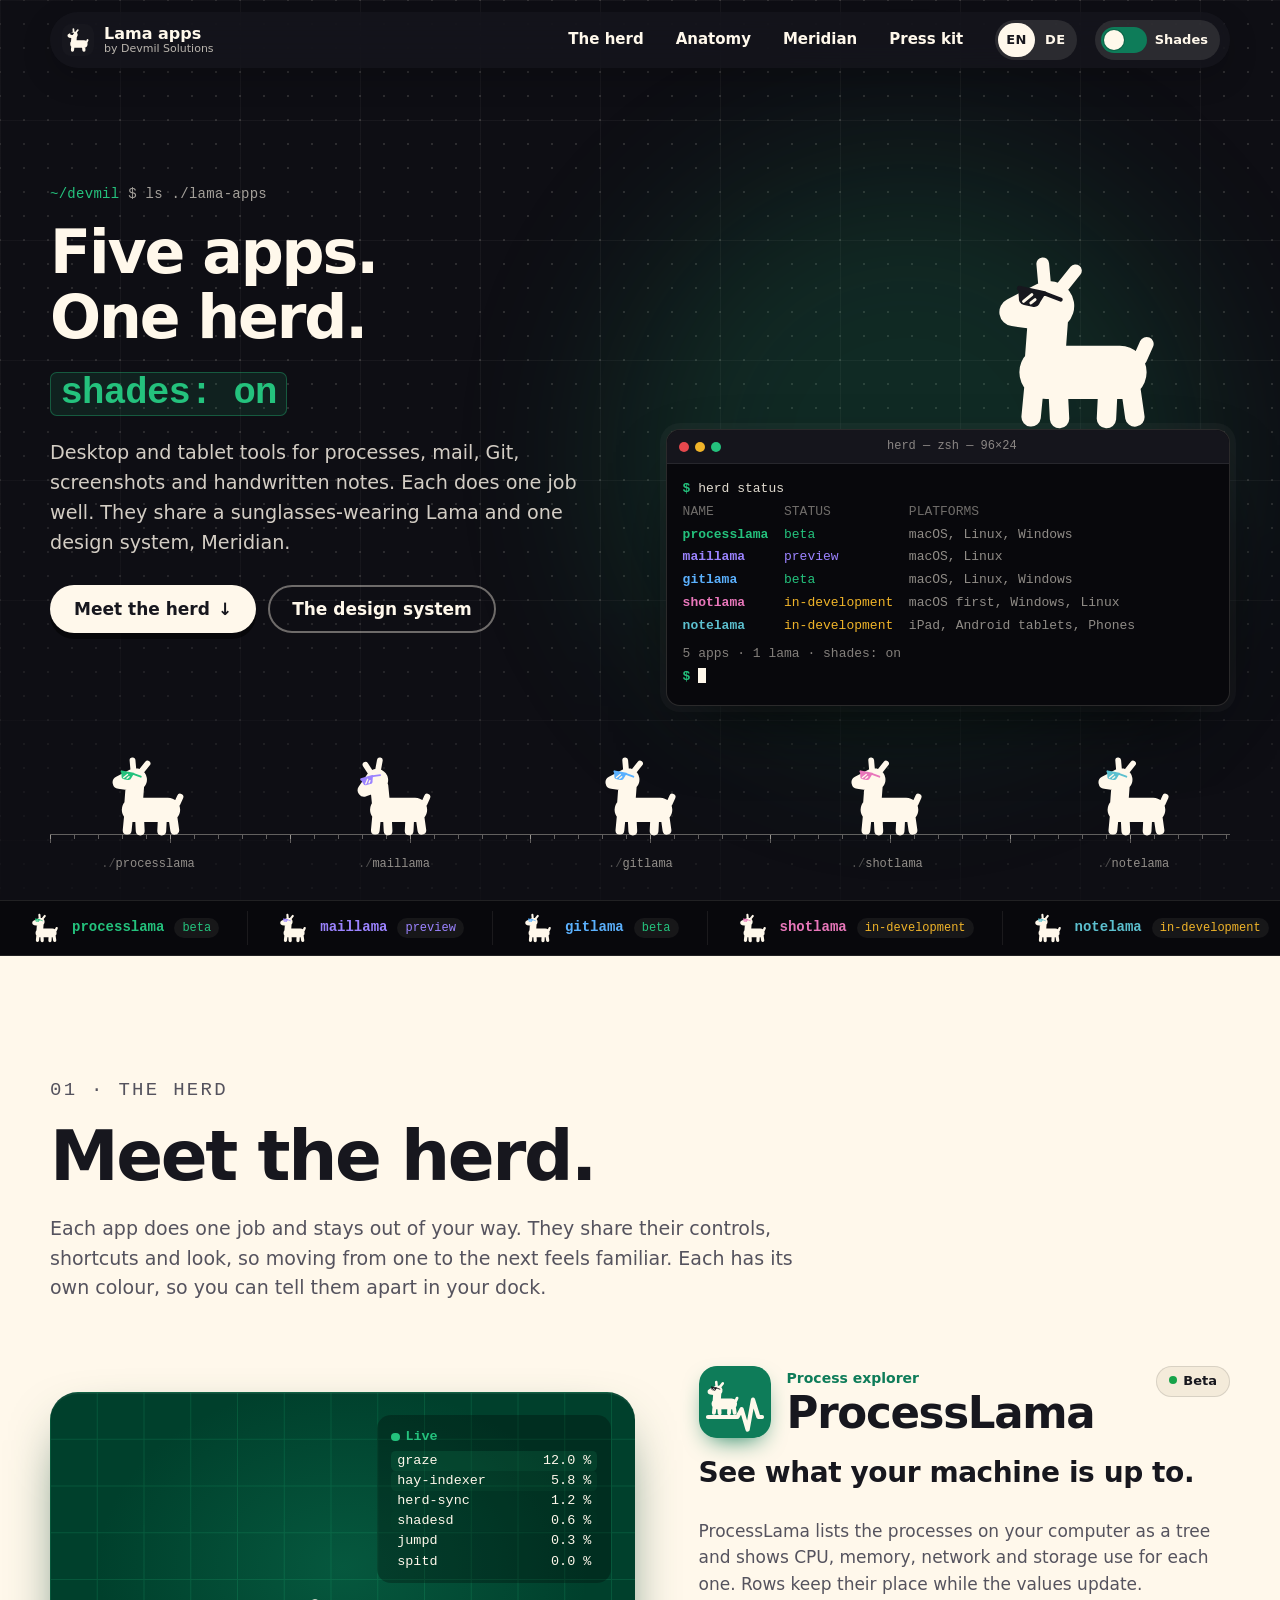
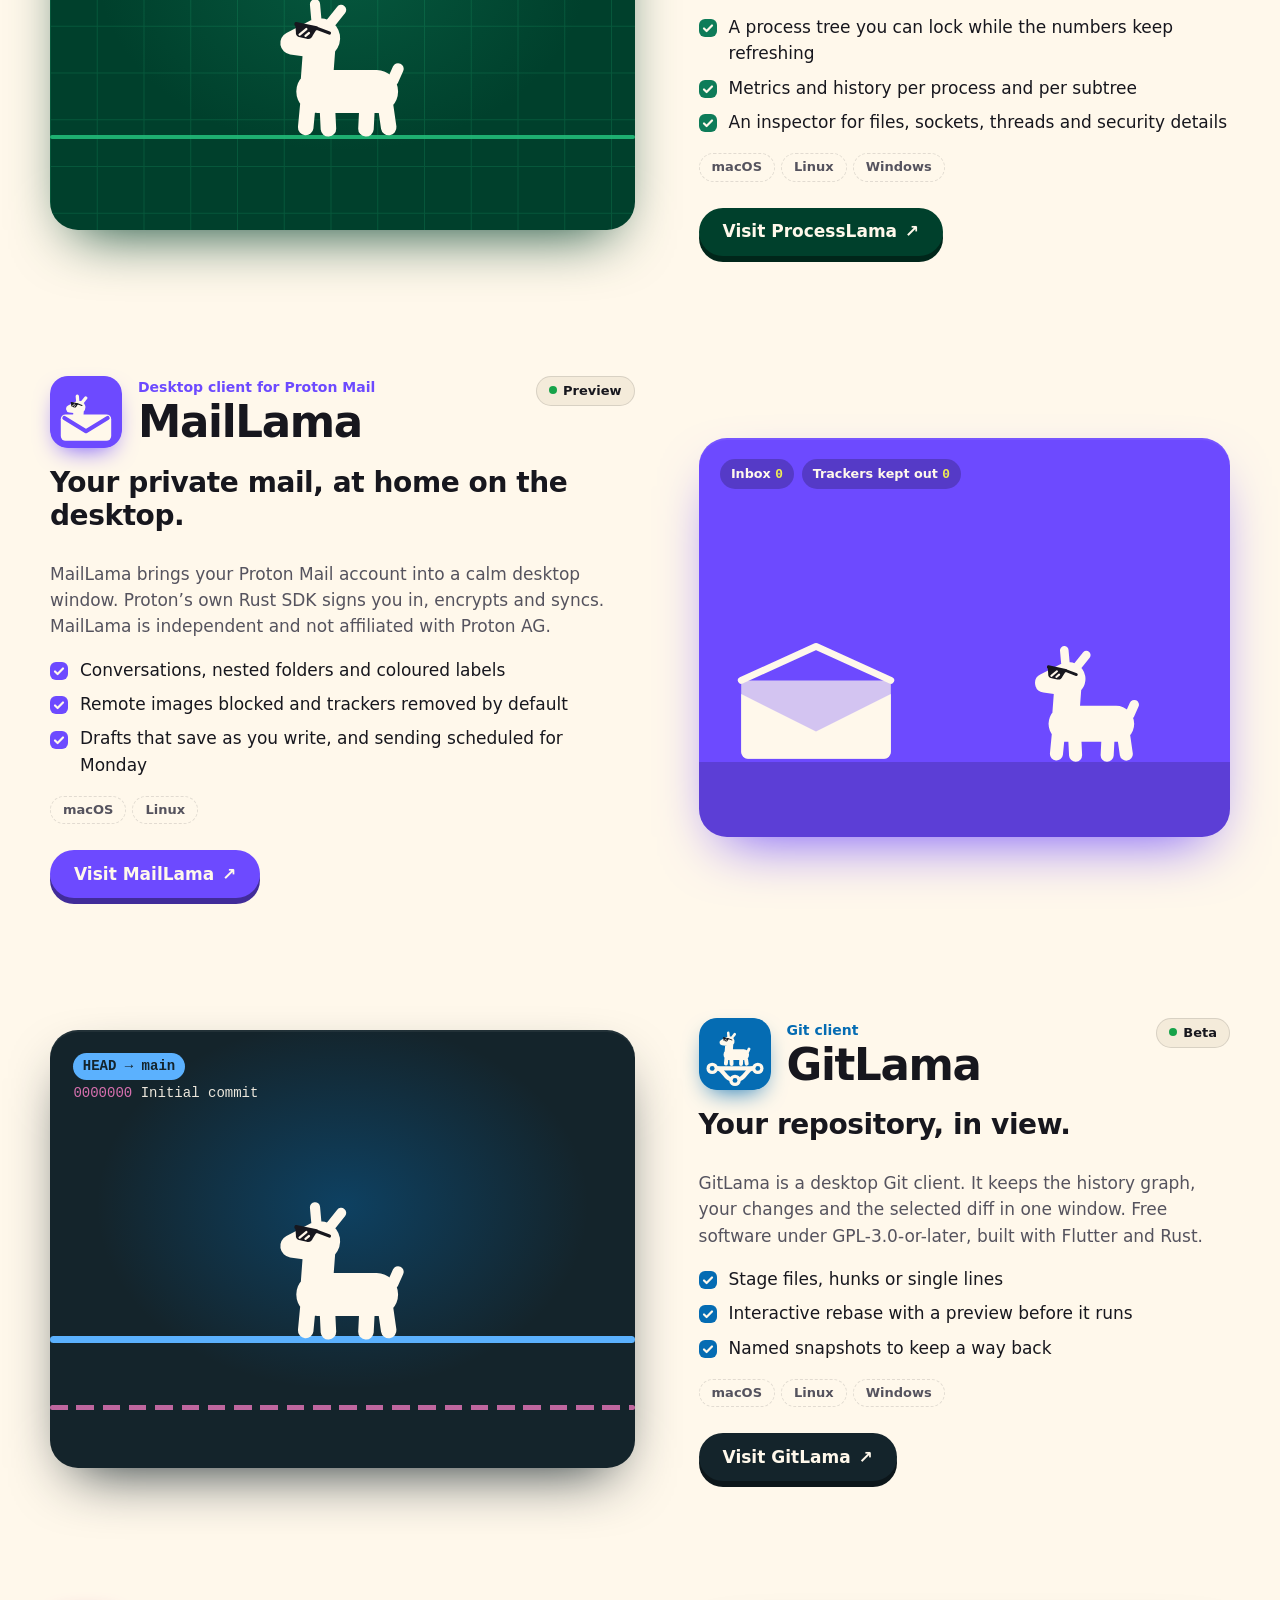
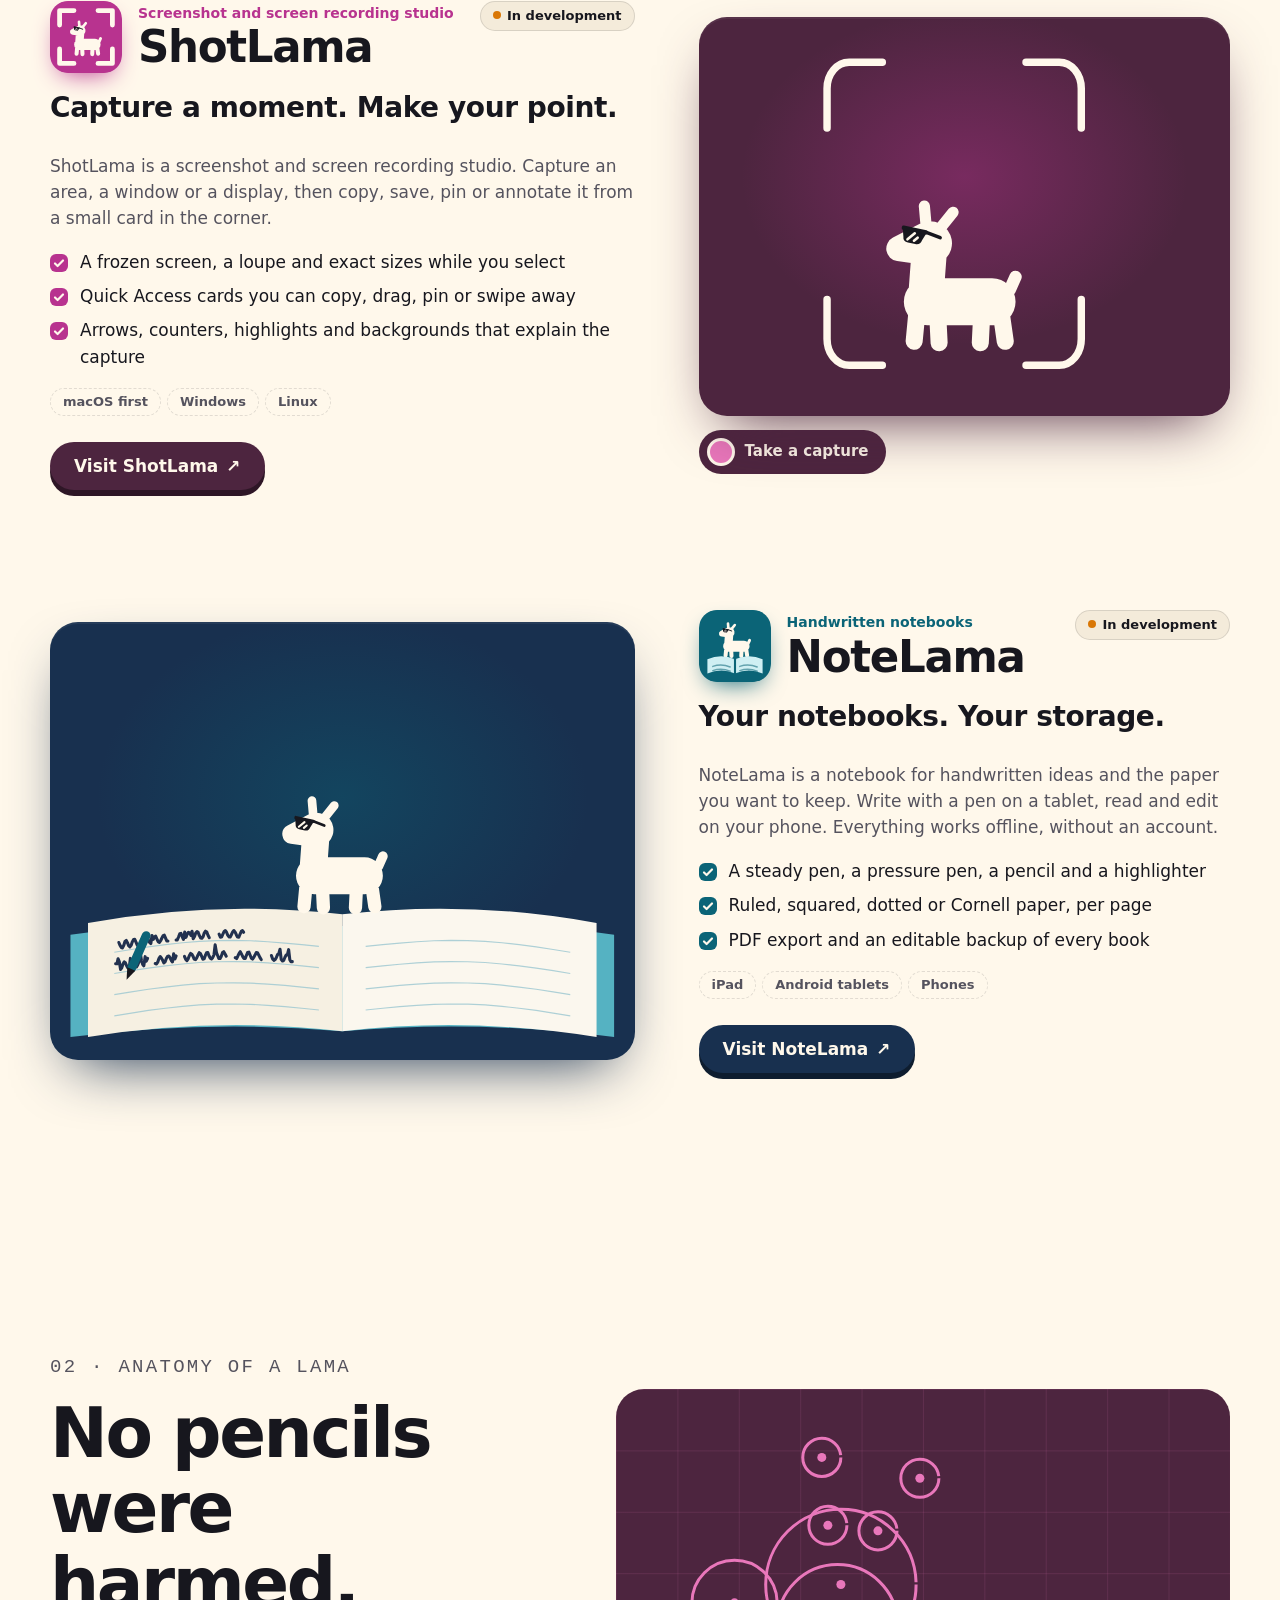
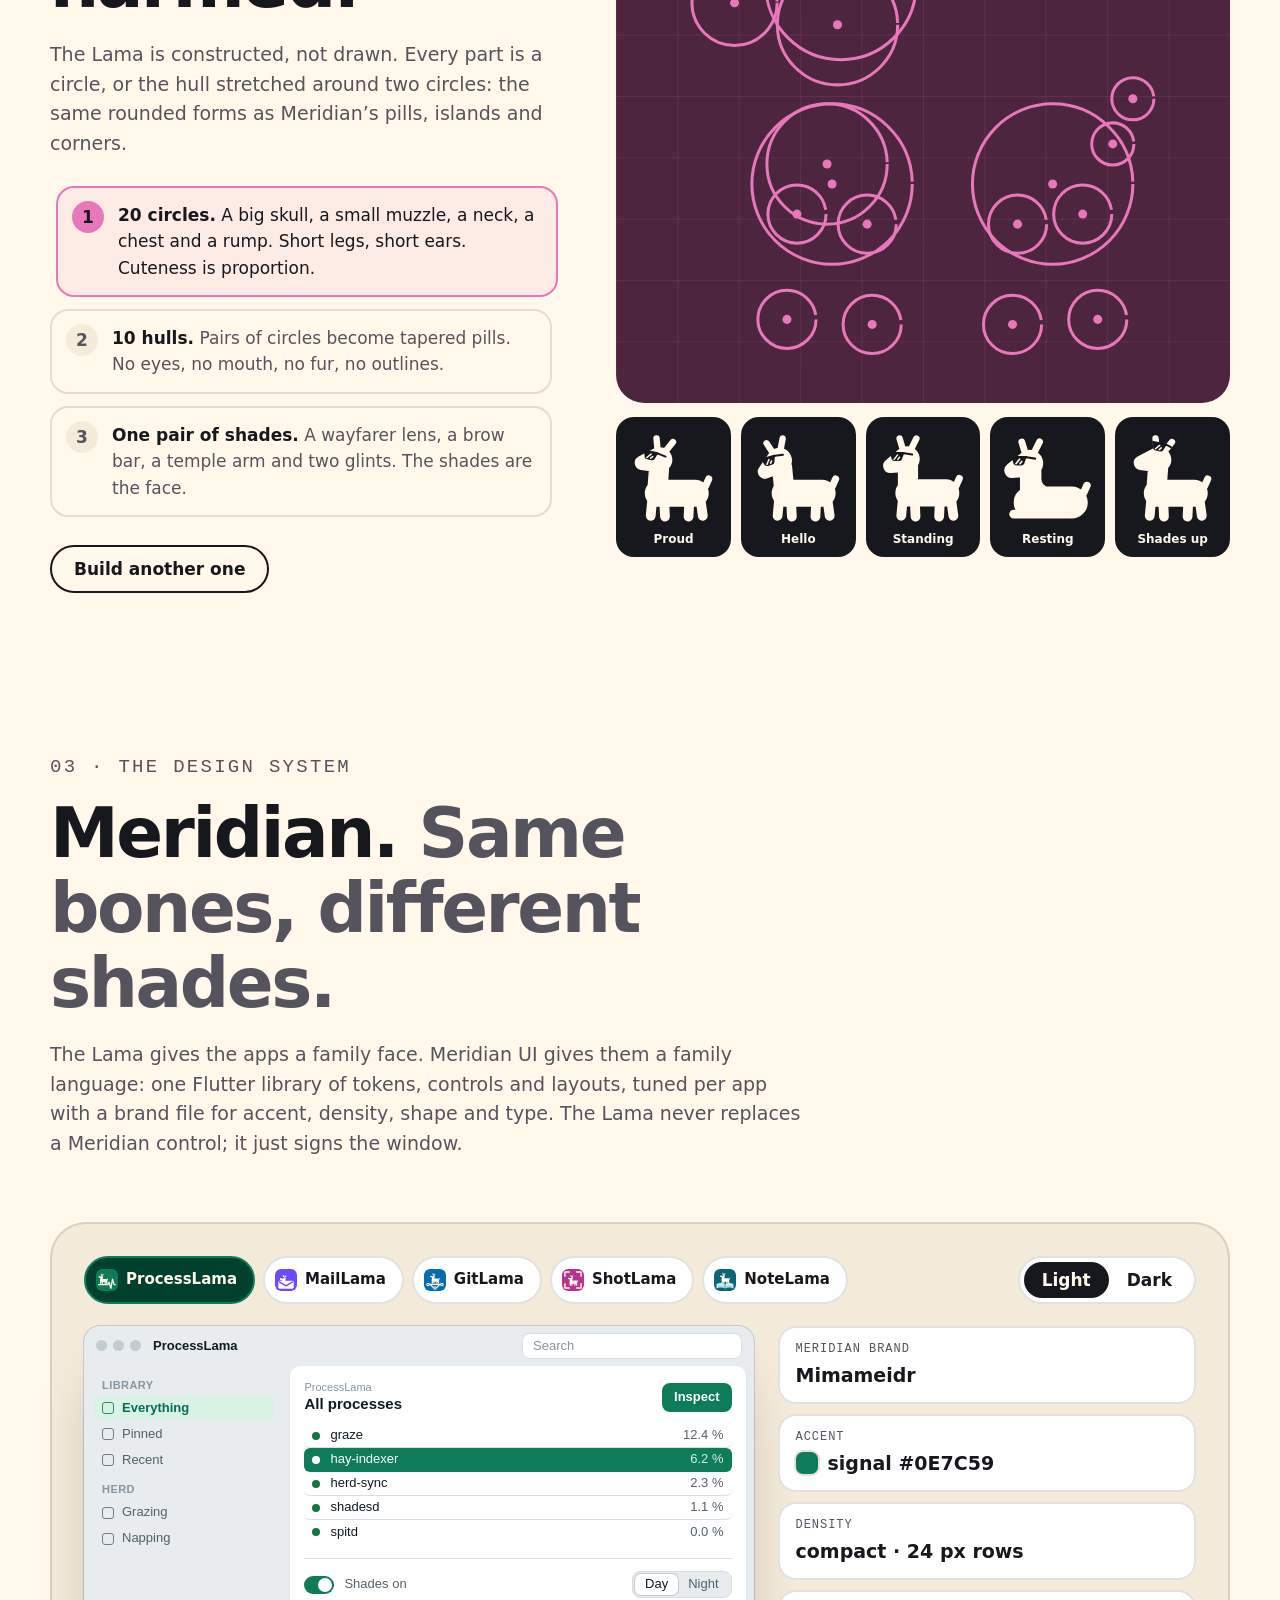
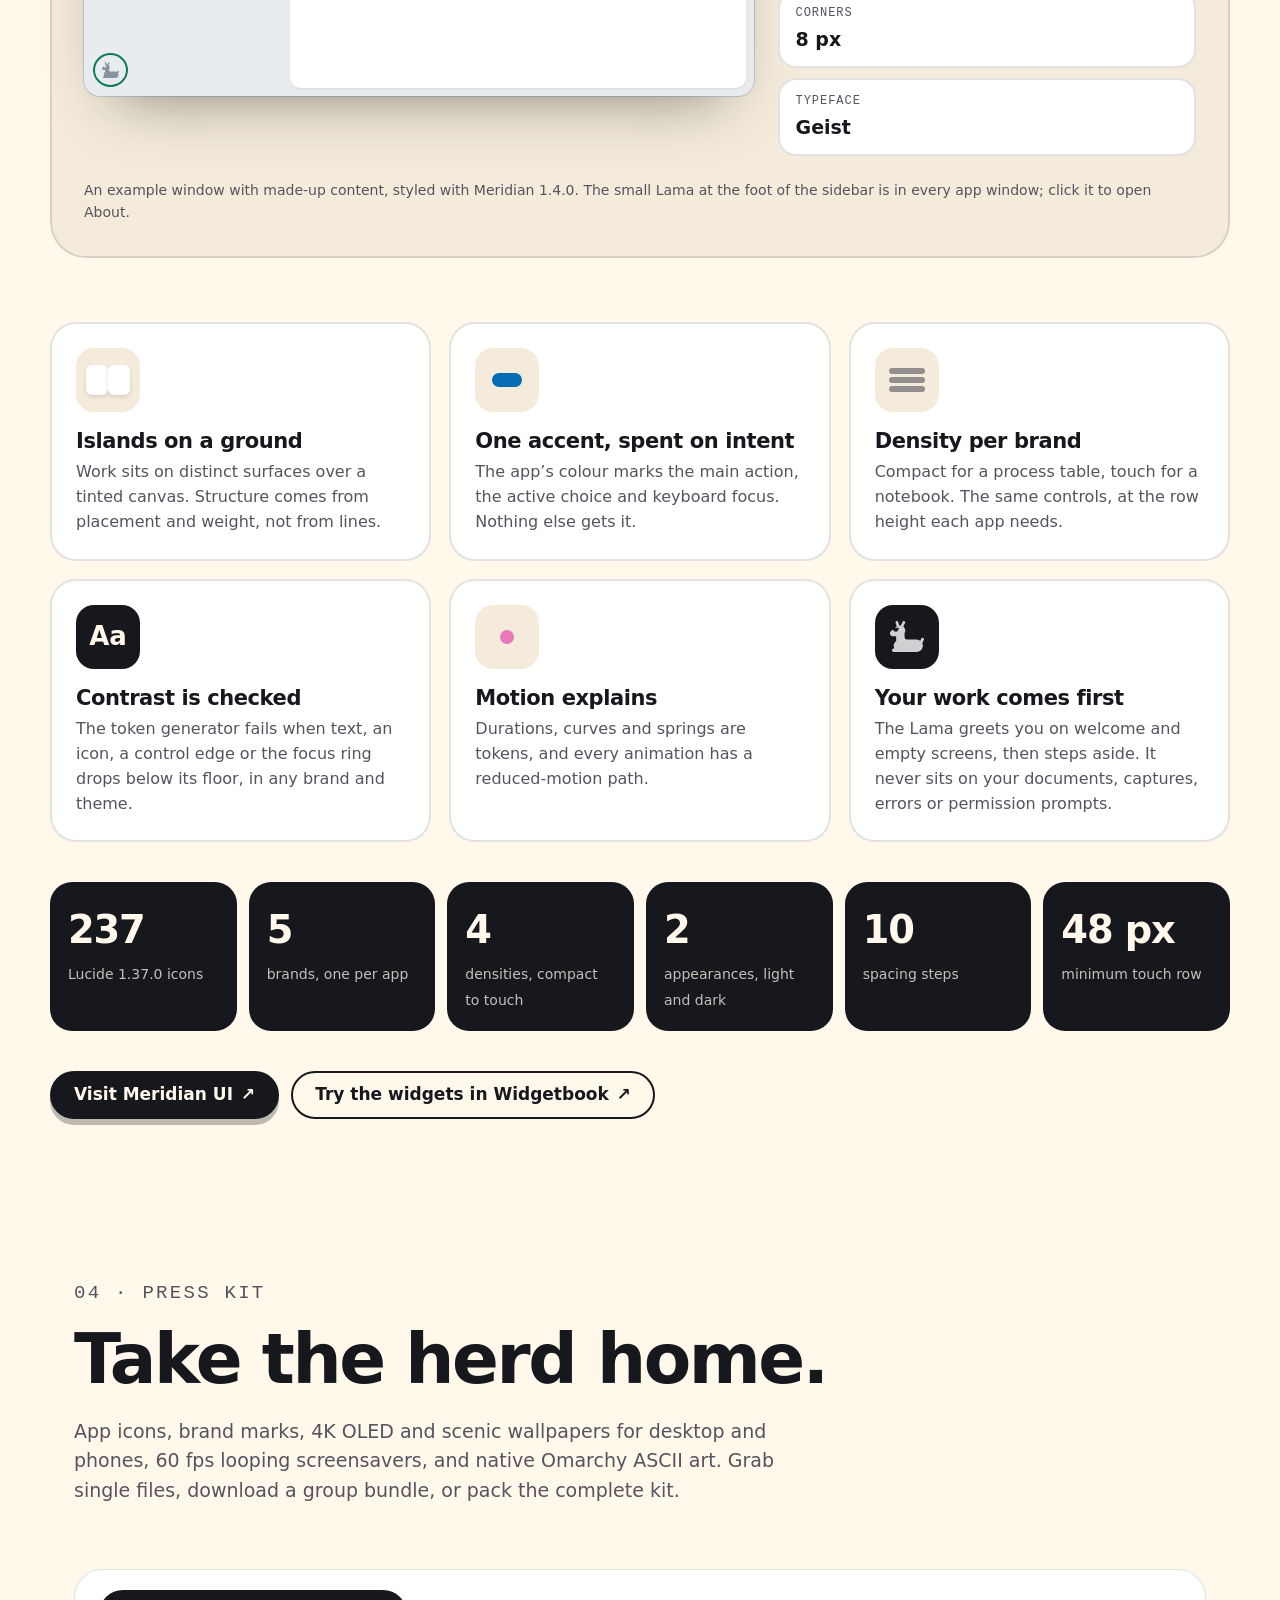
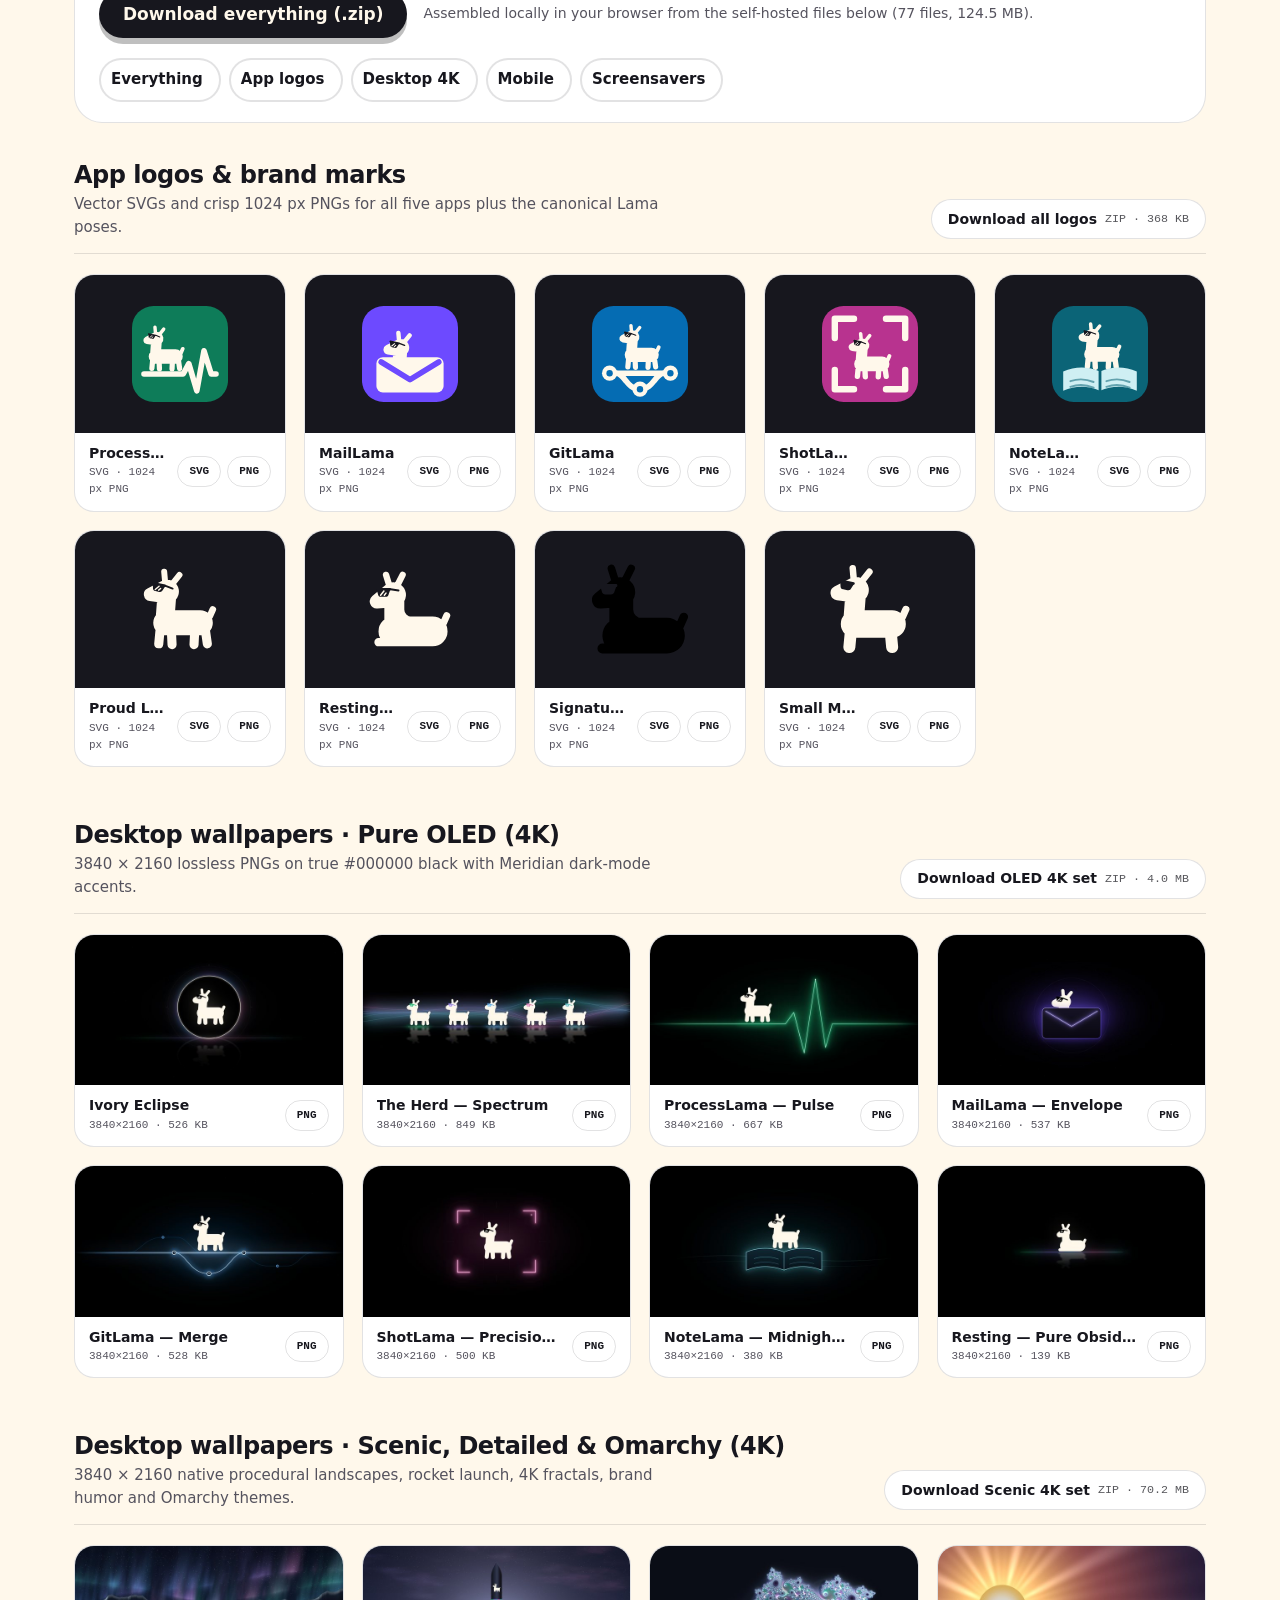
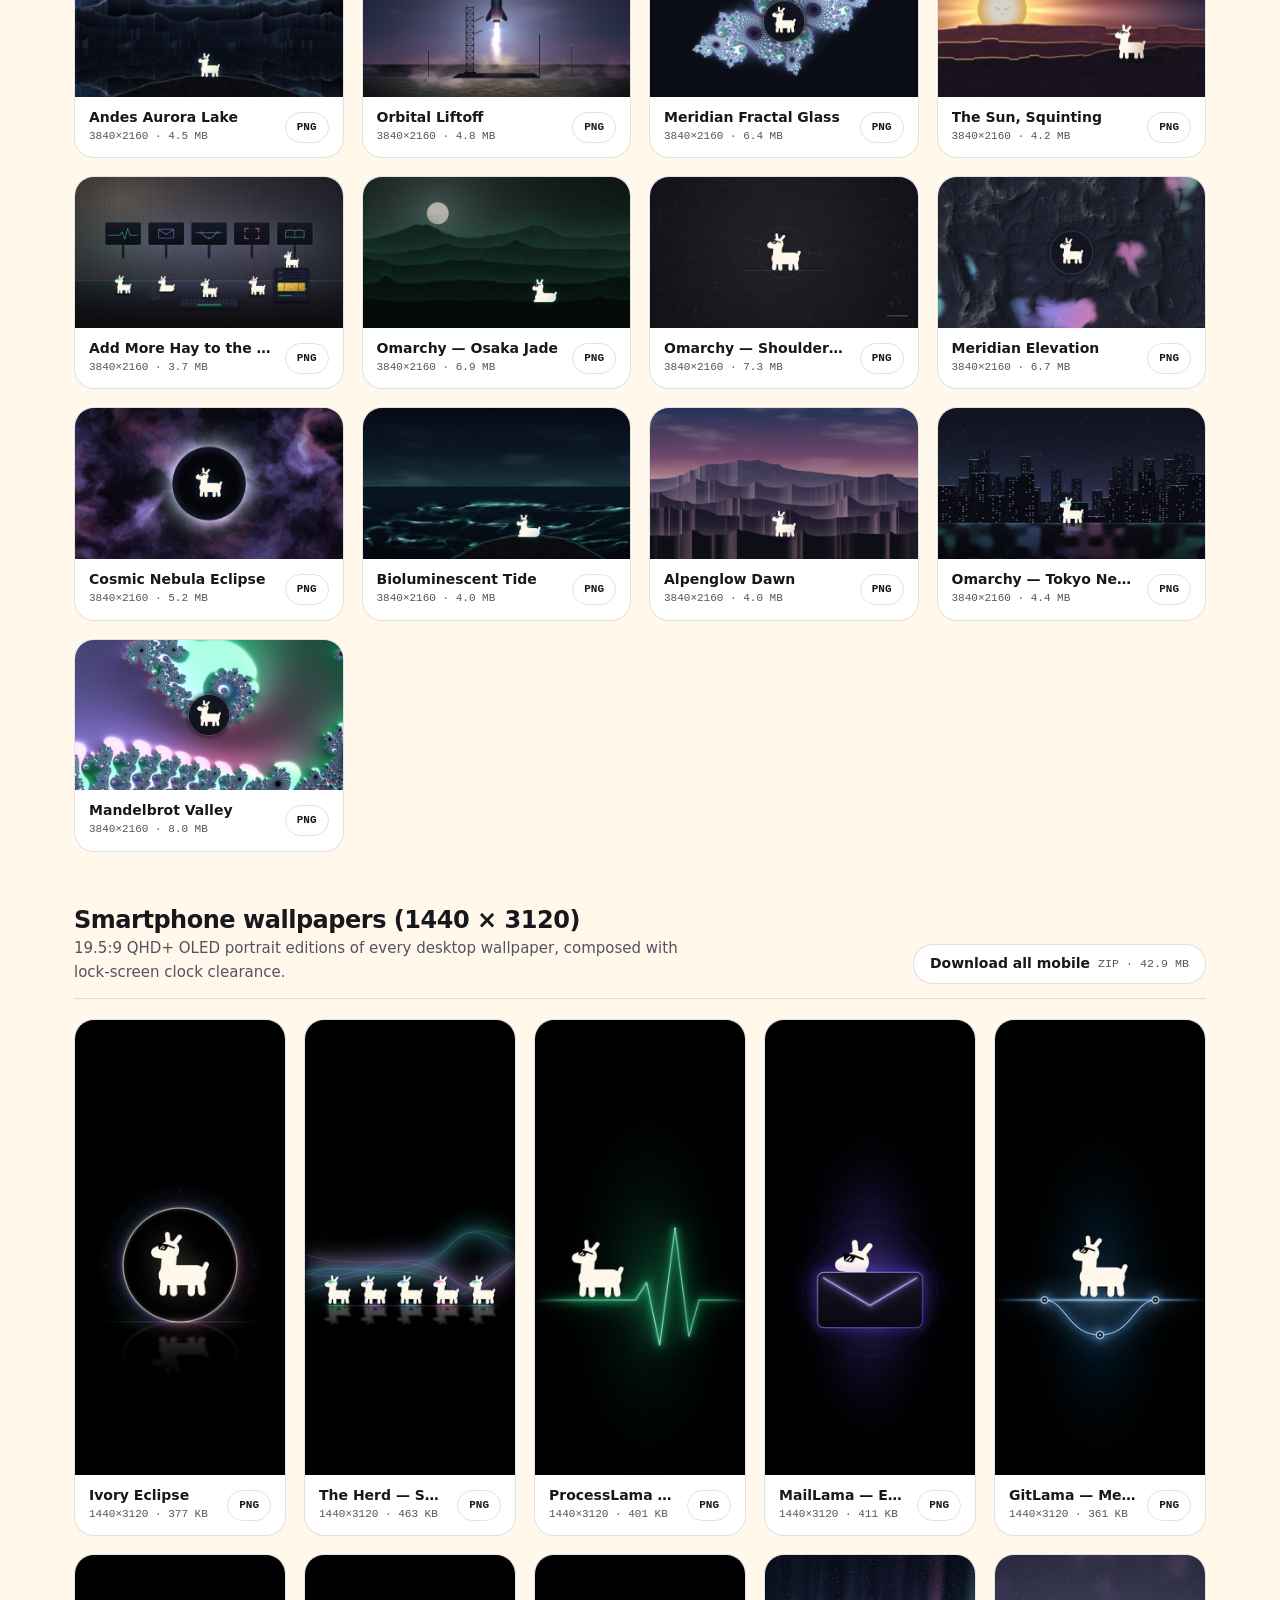
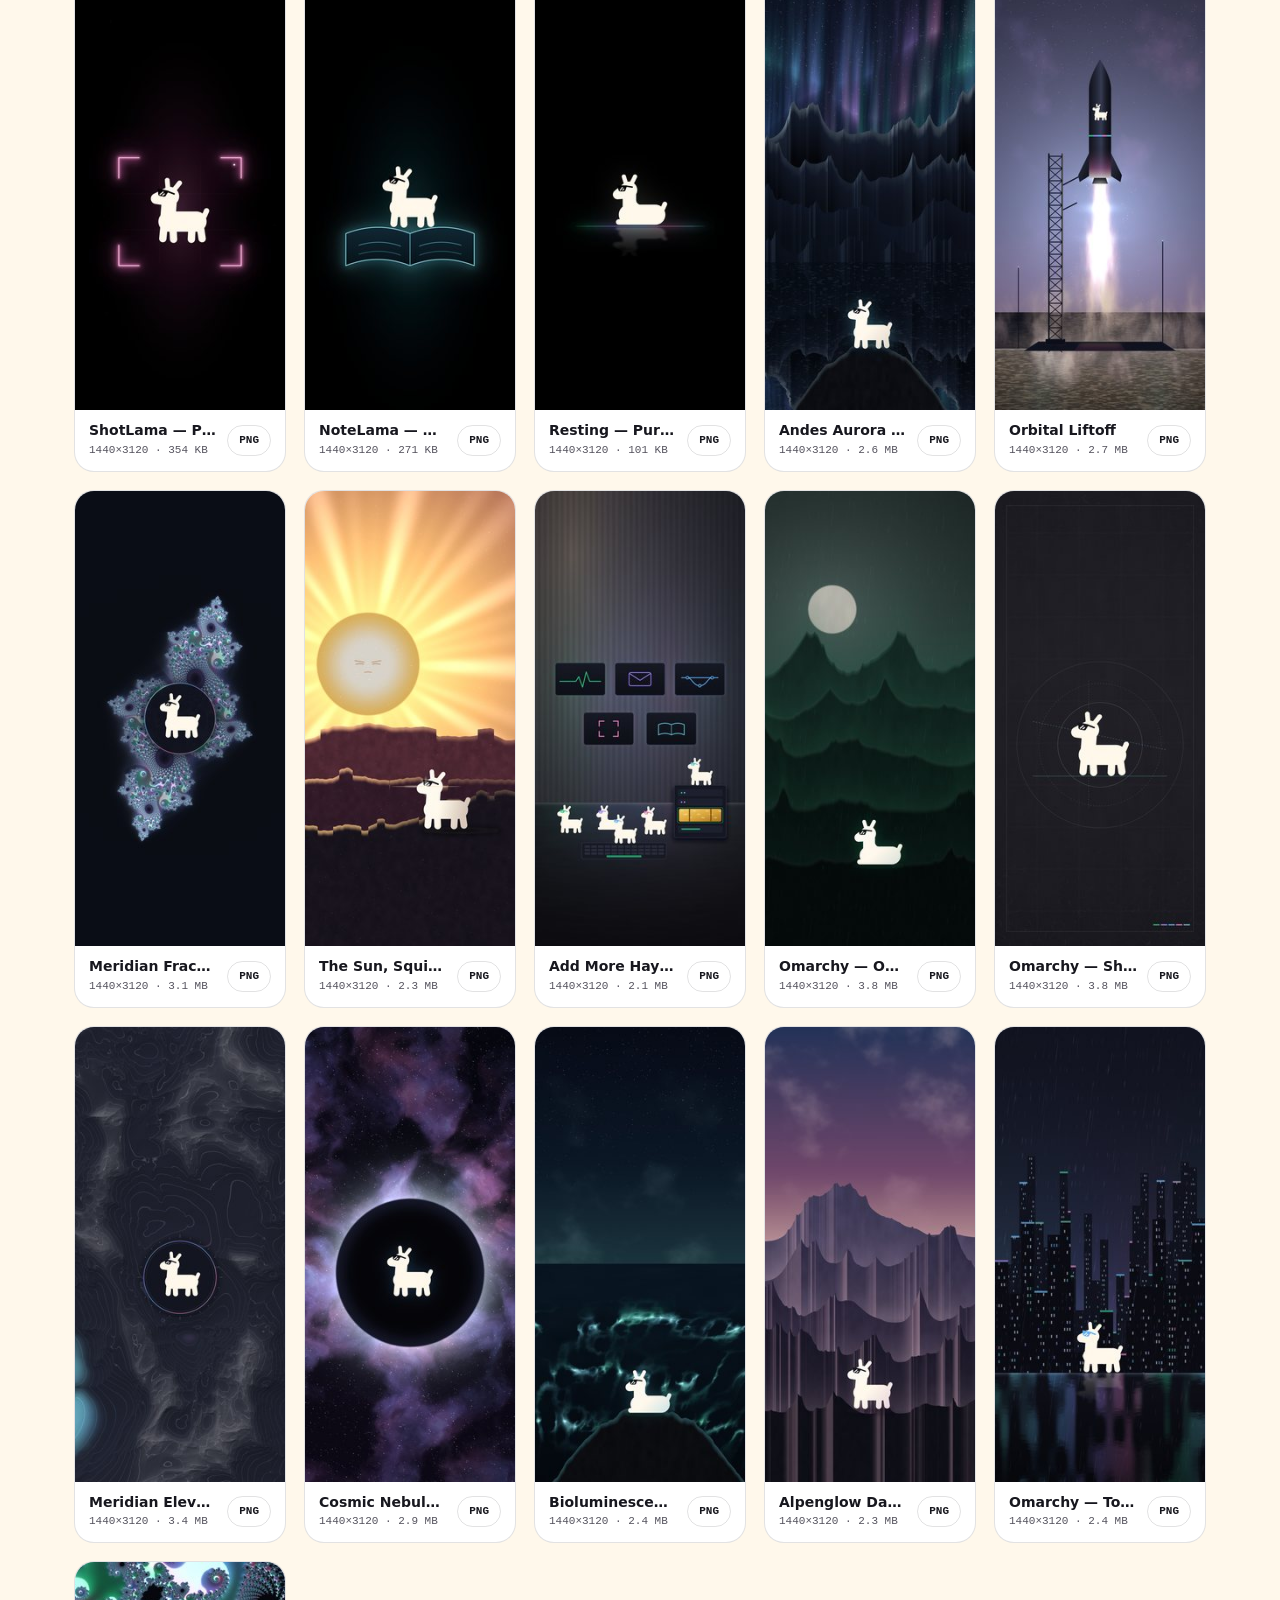
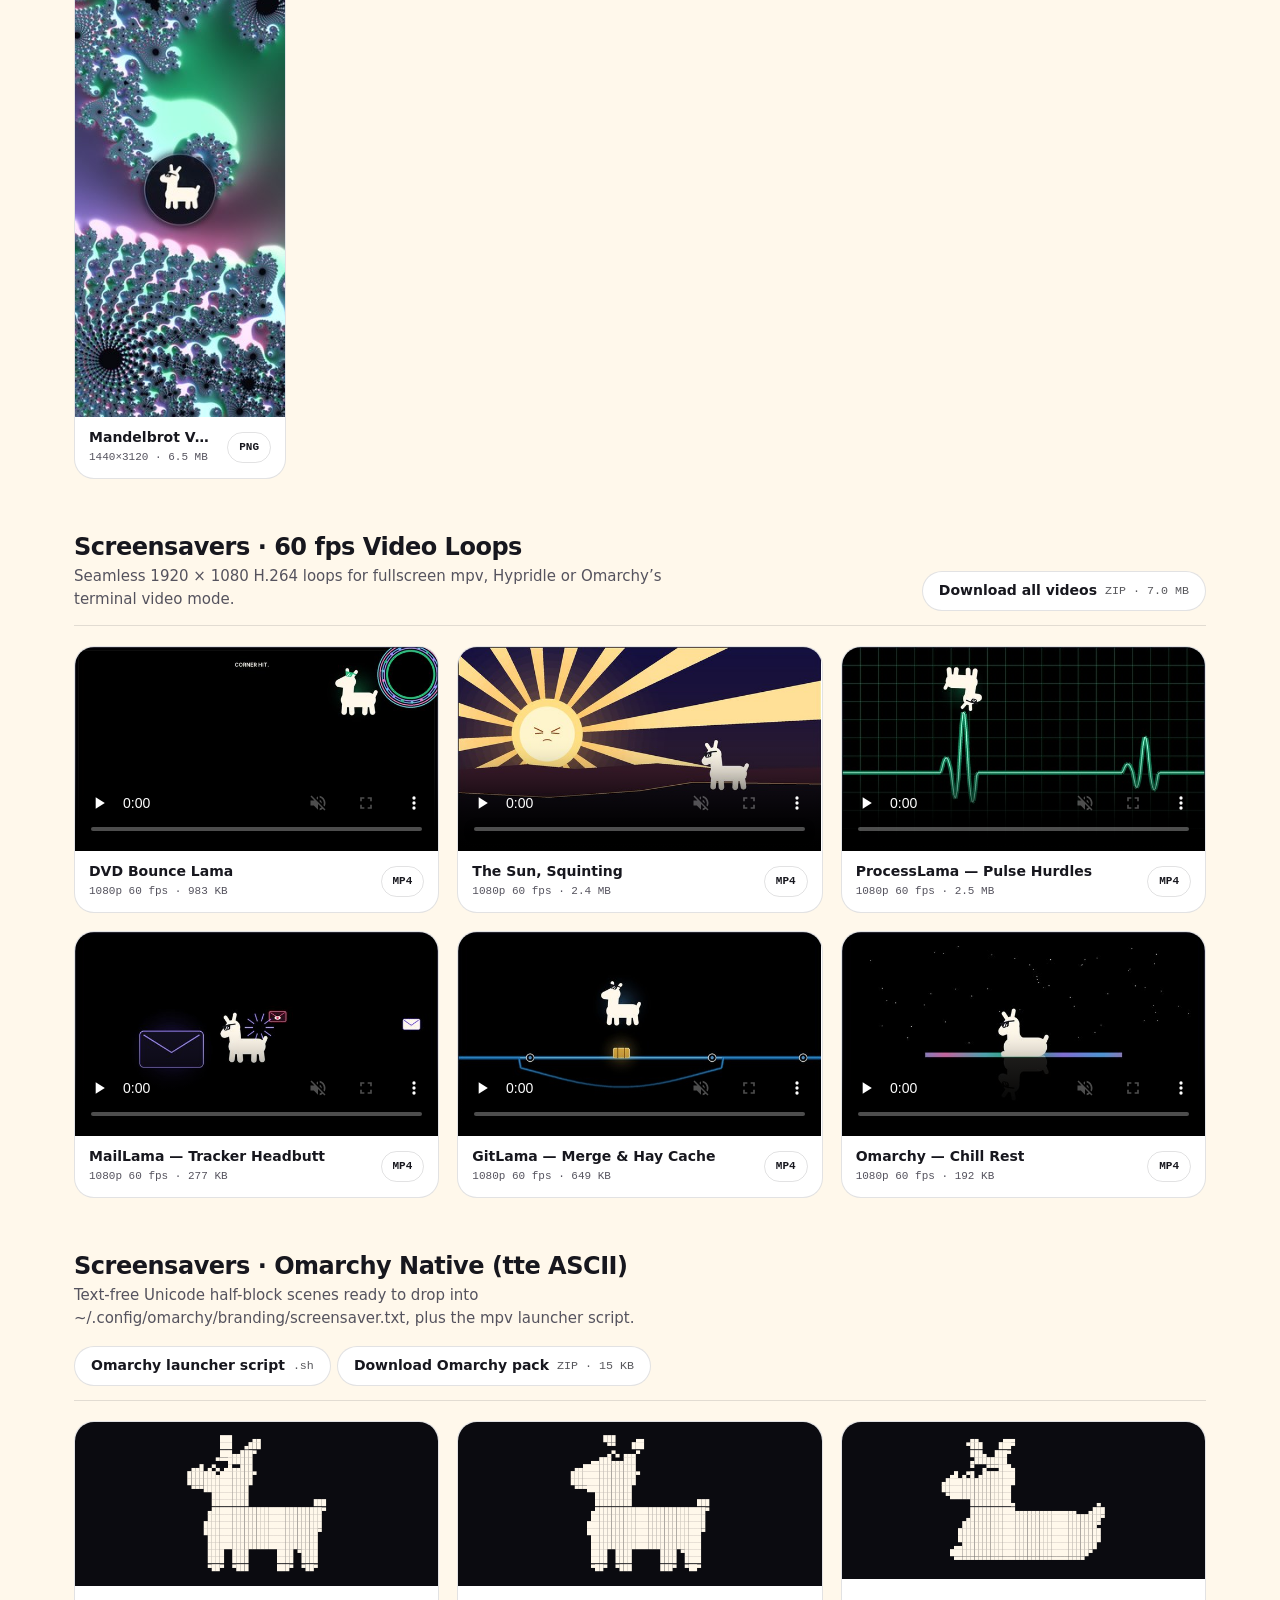
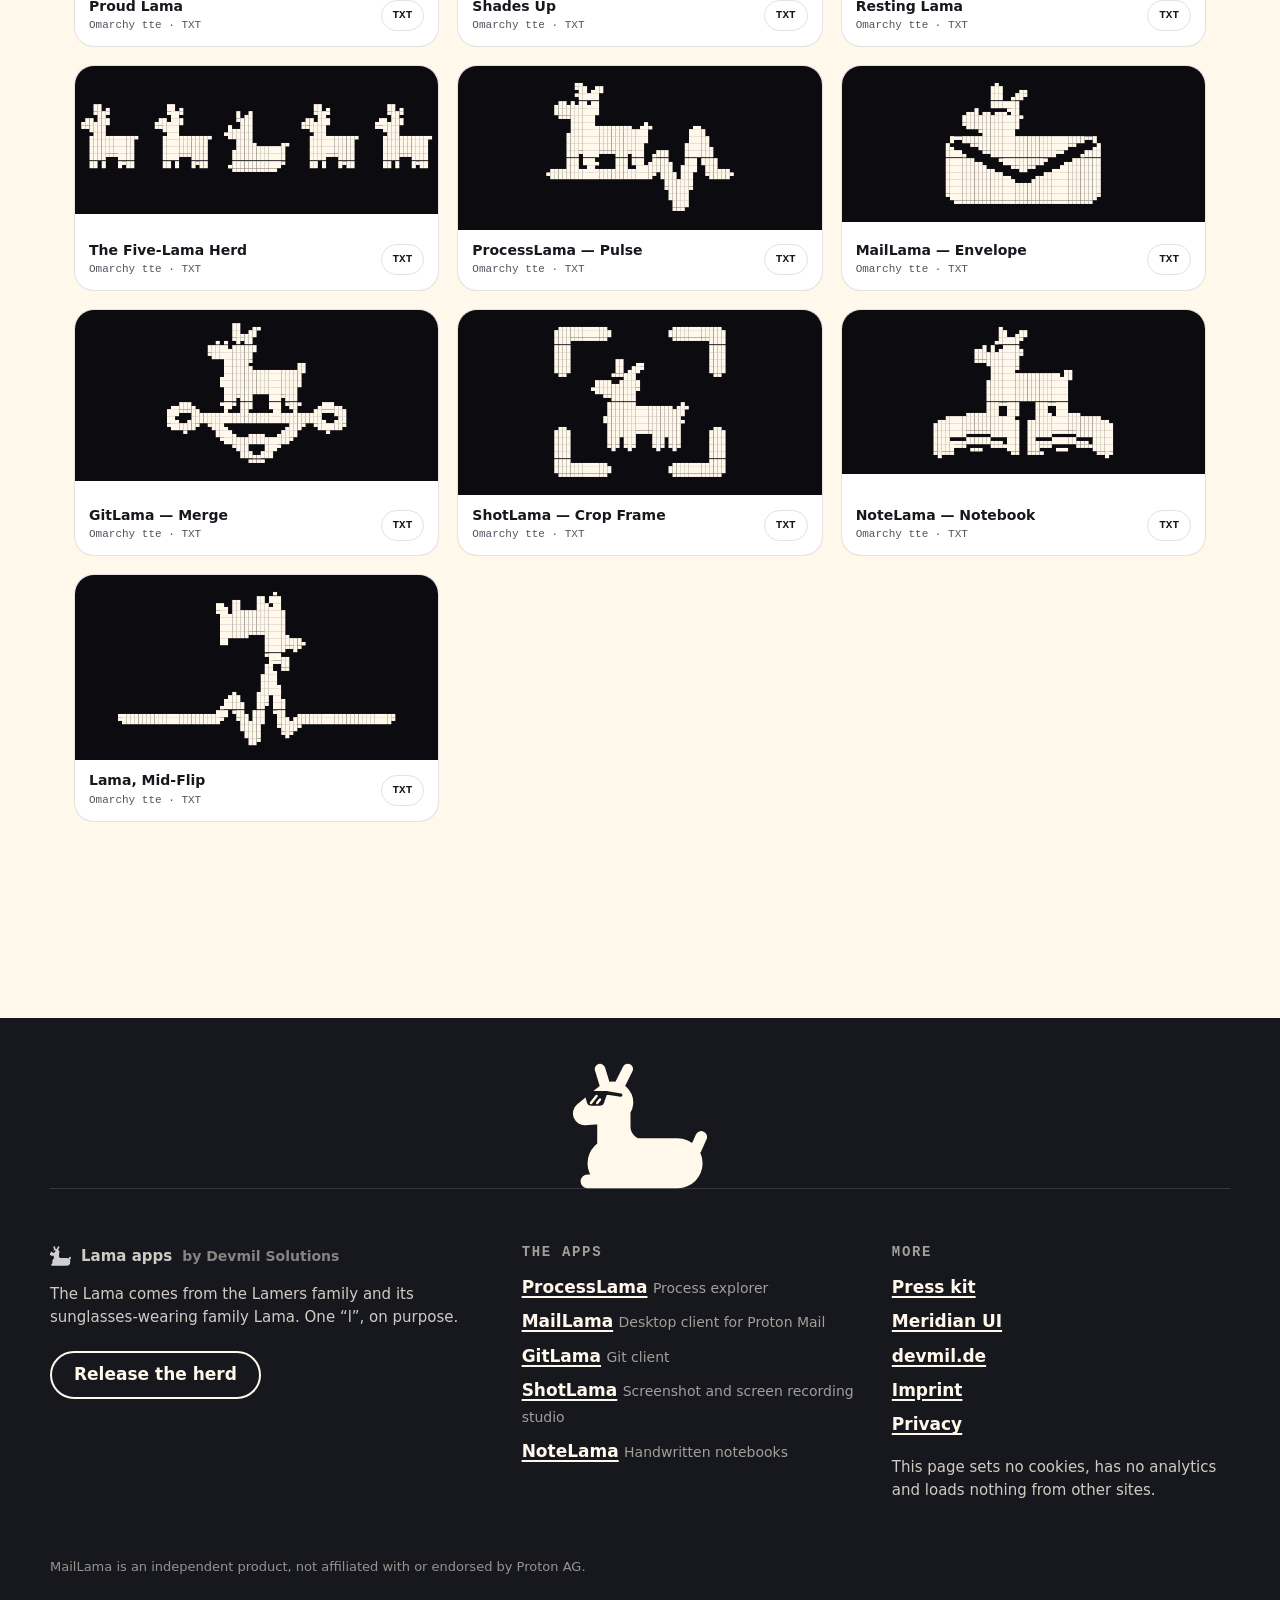
<file: webfront/index.html>
<!doctype html>
<html lang="en" data-assets="assets/637ff2e9ffa9/">
<head>
  <meta charset="utf-8">
  <meta name="viewport" content="width=device-width, initial-scale=1">
  <title data-t="meta.title">The Lama apps · by Devmil Solutions</title>
  <meta name="description" data-ta="content:meta.description" content="ProcessLama, MailLama, GitLama, ShotLama and NoteLama: Five focused apps by Devmil Solutions, one sunglasses-wearing Lama and the Meridian design system they share.">
  <meta name="color-scheme" content="light dark">
  <meta name="theme-color" content="#17171E">
  <meta property="og:type" content="website">
  <meta property="og:title" content="The Lama apps · by Devmil Solutions">
  <meta property="og:description" content="Five apps. One herd. Excellent shades.">
  <meta property="og:url" content="https://devmil.de/lama-apps/">
  <link rel="canonical" href="https://devmil.de/lama-apps/">
  <link rel="icon" type="image/svg+xml" href="favicon.9982ad21af0a.svg">
  <link rel="stylesheet" href="assets/637ff2e9ffa9/web/lama-antics.css">
  <link rel="stylesheet" href="style.1d4959572332.css">
  <script>document.documentElement.dataset.theme = matchMedia("(prefers-color-scheme: dark)").matches ? "dark" : "light";</script>
</head>
<body>
  <a class="skip" href="#main" data-t="skip">Skip to content</a>

  <header class="site-header">
    <a class="wordmark" href="#top" data-ta="aria-label:header.home" aria-label="The Lama apps, top of page">
      <img src="favicon.9982ad21af0a.svg" width="32" height="32" alt="">
      <span><b data-t="header.wordmark">Lama apps</b><small data-t="header.by">by Devmil Solutions</small></span>
    </a>
    <nav data-ta="aria-label:nav.label" aria-label="Main">
      <a href="#apps" data-t="nav.apps">The herd</a>
      <a href="#build" data-t="nav.build">Anatomy</a>
      <a href="#meridian">Meridian</a>
      <a href="#press-kit" data-t="nav.press_kit">Press kit</a>
    </nav>
    <div class="lang-switch" role="group" data-ta="aria-label:lang.label" hidden aria-label="Language"><button type="button" data-lang="en" lang="en" aria-pressed="true">EN</button><button type="button" data-lang="de" lang="de" aria-pressed="false">DE</button></div>
    <button type="button" class="theme-toggle" data-theme-toggle aria-pressed="false" data-ta="aria-label:theme.label" aria-label="Dark appearance">
      <span class="tt-track" aria-hidden="true"><span class="tt-thumb"></span></span>
      <span class="tt-label" aria-hidden="true" data-t="theme.shades">Shades</span>
    </button>
  </header>


  <main id="main">
    <!-- The hero: a Lama on a terminal -->
    <section class="hero" id="top" aria-labelledby="hero-title">
      <div class="hero-grid" aria-hidden="true"><div class="hero-glow"></div></div>

      <div class="hero-inner">
        <div class="hero-copy">
          <p class="eyebrow"><span class="prompt">~/devmil</span> $ ls ./lama-apps</p>
          <h1 id="hero-title"><span data-t="hero.title_apps">Five apps.</span><br> <span data-t="hero.title_herd">One herd.</span> <code data-shades-label>shades: on</code></h1>
          <p class="lead" data-t="hero.lead">Desktop and tablet tools for processes, mail, Git, screenshots and handwritten notes. Each does one job well. They share a sunglasses-wearing Lama and one design system, Meridian.</p>
          <div class="hero-actions">
            <a class="button primary" href="#apps"><span data-t="hero.cta_apps">Meet the herd</span> <span aria-hidden="true">↓</span></a>
            <a class="button ghost" href="#meridian" data-t="hero.cta_meridian">The design system</a>
          </div>
        </div>

        <div class="hero-stage">
          <div id="hero-lama" class="hero-lama" aria-hidden="true">
            <img class="pose proud" src="assets/637ff2e9ffa9/lama/lama-proud.svg" width="320" height="320" alt="" draggable="false">
            <img class="pose hello" src="assets/637ff2e9ffa9/lama/lama-standing-nod.svg" width="320" height="320" alt="" draggable="false">
          </div>
          <div class="terminal" role="group" data-ta="aria-label:hero.terminal" aria-label="The apps at a glance">
            <div class="t-bar" aria-hidden="true"><span class="t-dots"><i></i><i></i><i></i></span><span class="t-title">herd — zsh — 96×24</span></div>
            <pre class="t-body"><span class="t-line t-cmd"><span class="t-prompt">$</span> herd status</span><span class="t-line t-head"><span class="t-name">NAME         </span><span class="t-status">STATUS          </span><span class="t-plat">PLATFORMS</span></span><a class="t-line t-row" href="#processlama" style="--ground:#00402C;--accent:#0E7C59;--accent-dark:#24C27D;--prop:#FFF8EB" data-ta="title:app.mimameidr.title" title="ProcessLama: Process explorer"><span class="t-name">processlama  </span><span class="t-status is-beta">beta            </span><span class="t-plat">macOS, Linux, Windows</span></a><a class="t-line t-row" href="#maillama" style="--ground:#6D4AFF;--accent:#6D4AFF;--accent-dark:#9B83FF;--prop:#FFF8EB" data-ta="title:app.crossproton.title" title="MailLama: Desktop client for Proton Mail"><span class="t-name">maillama     </span><span class="t-status is-preview">preview         </span><span class="t-plat">macOS, Linux</span></a><a class="t-line t-row" href="#gitlama" style="--ground:#14242B;--accent:#056CB3;--accent-dark:#5BB1FE;--prop:#FFF8EB" data-ta="title:app.northspline.title" title="GitLama: Git client"><span class="t-name">gitlama      </span><span class="t-status is-beta">beta            </span><span class="t-plat">macOS, Linux, Windows</span></a><a class="t-line t-row" href="#shotlama" style="--ground:#4D253F;--accent:#B8338F;--accent-dark:#E977BB;--prop:#FFF8EB" data-ta="title:app.shotlama.title" title="ShotLama: Screenshot and screen recording studio"><span class="t-name">shotlama     </span><span class="t-status is-in-development">in-development  </span><span class="t-plat">macOS first, Windows, Linux</span></a><a class="t-line t-row" href="#notelama" style="--ground:#18304F;--accent:#0B6477;--accent-dark:#5CC0CF;--prop:#CFEFF3" data-ta="title:app.nibluma.title" title="NoteLama: Handwritten notebooks"><span class="t-name">notelama     </span><span class="t-status is-in-development">in-development  </span><span class="t-plat">iPad, Android tablets, Phones</span></a><span class="t-line t-sum">5 apps · 1 lama · <span data-shades-label>shades: on</span></span><span class="t-line t-cmd t-last"><span class="t-prompt">$</span> <span class="t-caret" aria-hidden="true"></span></span></pre>
          </div>
        </div>
      </div>

      <div class="baseline">
        <nav class="herd" data-ta="aria-label:hero.herd" aria-label="The herd: jump to an app">
          <a class="herd-lama" href="#processlama" style="--ground:#00402C;--accent:#0E7C59;--accent-dark:#24C27D;--prop:#FFF8EB;--i:0" data-herd="mimameidr"><span class="herd-body"><img class="herd-proud" src="assets/637ff2e9ffa9/lama/herd-mimameidr.svg" width="120" height="120" alt="" draggable="false"><img class="herd-hello" src="assets/637ff2e9ffa9/lama/herd-mimameidr-hello.svg" width="120" height="120" alt="" draggable="false"></span><span class="herd-name">processlama</span></a>
<a class="herd-lama" href="#maillama" style="--ground:#6D4AFF;--accent:#6D4AFF;--accent-dark:#9B83FF;--prop:#FFF8EB;--i:1" data-herd="crossproton"><span class="herd-body"><img class="herd-proud" src="assets/637ff2e9ffa9/lama/herd-crossproton.svg" width="120" height="120" alt="" draggable="false"><img class="herd-hello" src="assets/637ff2e9ffa9/lama/herd-crossproton-hello.svg" width="120" height="120" alt="" draggable="false"></span><span class="herd-name">maillama</span></a>
<a class="herd-lama" href="#gitlama" style="--ground:#14242B;--accent:#056CB3;--accent-dark:#5BB1FE;--prop:#FFF8EB;--i:2" data-herd="northspline"><span class="herd-body"><img class="herd-proud" src="assets/637ff2e9ffa9/lama/herd-northspline.svg" width="120" height="120" alt="" draggable="false"><img class="herd-hello" src="assets/637ff2e9ffa9/lama/herd-northspline-hello.svg" width="120" height="120" alt="" draggable="false"></span><span class="herd-name">gitlama</span></a>
<a class="herd-lama" href="#shotlama" style="--ground:#4D253F;--accent:#B8338F;--accent-dark:#E977BB;--prop:#FFF8EB;--i:3" data-herd="shotlama"><span class="herd-body"><img class="herd-proud" src="assets/637ff2e9ffa9/lama/herd-shotlama.svg" width="120" height="120" alt="" draggable="false"><img class="herd-hello" src="assets/637ff2e9ffa9/lama/herd-shotlama-hello.svg" width="120" height="120" alt="" draggable="false"></span><span class="herd-name">shotlama</span></a>
<a class="herd-lama" href="#notelama" style="--ground:#18304F;--accent:#0B6477;--accent-dark:#5CC0CF;--prop:#CFEFF3;--i:4" data-herd="nibluma"><span class="herd-body"><img class="herd-proud" src="assets/637ff2e9ffa9/lama/herd-nibluma.svg" width="120" height="120" alt="" draggable="false"><img class="herd-hello" src="assets/637ff2e9ffa9/lama/herd-nibluma-hello.svg" width="120" height="120" alt="" draggable="false"></span><span class="herd-name">notelama</span></a>
        </nav>
        <div class="ruler" aria-hidden="true"></div>
      </div>
    </section>

    <div class="parade" aria-hidden="true">
      <div class="parade-track"><div class="parade-run"><span class="parade-item" style="--ground:#00402C;--accent:#0E7C59;--accent-dark:#24C27D;--prop:#FFF8EB;--i:0"><img src="assets/637ff2e9ffa9/lama/herd-mimameidr.svg" width="120" height="120" alt=""><b>processlama</b><i class="t-status is-beta">beta</i></span><span class="parade-item" style="--ground:#6D4AFF;--accent:#6D4AFF;--accent-dark:#9B83FF;--prop:#FFF8EB;--i:1"><img src="assets/637ff2e9ffa9/lama/herd-crossproton.svg" width="120" height="120" alt=""><b>maillama</b><i class="t-status is-preview">preview</i></span><span class="parade-item" style="--ground:#14242B;--accent:#056CB3;--accent-dark:#5BB1FE;--prop:#FFF8EB;--i:2"><img src="assets/637ff2e9ffa9/lama/herd-northspline.svg" width="120" height="120" alt=""><b>gitlama</b><i class="t-status is-beta">beta</i></span><span class="parade-item" style="--ground:#4D253F;--accent:#B8338F;--accent-dark:#E977BB;--prop:#FFF8EB;--i:3"><img src="assets/637ff2e9ffa9/lama/herd-shotlama.svg" width="120" height="120" alt=""><b>shotlama</b><i class="t-status is-in-development">in-development</i></span><span class="parade-item" style="--ground:#18304F;--accent:#0B6477;--accent-dark:#5CC0CF;--prop:#CFEFF3;--i:4"><img src="assets/637ff2e9ffa9/lama/herd-nibluma.svg" width="120" height="120" alt=""><b>notelama</b><i class="t-status is-in-development">in-development</i></span></div><div class="parade-run"><span class="parade-item" style="--ground:#00402C;--accent:#0E7C59;--accent-dark:#24C27D;--prop:#FFF8EB;--i:0"><img src="assets/637ff2e9ffa9/lama/herd-mimameidr.svg" width="120" height="120" alt=""><b>processlama</b><i class="t-status is-beta">beta</i></span><span class="parade-item" style="--ground:#6D4AFF;--accent:#6D4AFF;--accent-dark:#9B83FF;--prop:#FFF8EB;--i:1"><img src="assets/637ff2e9ffa9/lama/herd-crossproton.svg" width="120" height="120" alt=""><b>maillama</b><i class="t-status is-preview">preview</i></span><span class="parade-item" style="--ground:#14242B;--accent:#056CB3;--accent-dark:#5BB1FE;--prop:#FFF8EB;--i:2"><img src="assets/637ff2e9ffa9/lama/herd-northspline.svg" width="120" height="120" alt=""><b>gitlama</b><i class="t-status is-beta">beta</i></span><span class="parade-item" style="--ground:#4D253F;--accent:#B8338F;--accent-dark:#E977BB;--prop:#FFF8EB;--i:3"><img src="assets/637ff2e9ffa9/lama/herd-shotlama.svg" width="120" height="120" alt=""><b>shotlama</b><i class="t-status is-in-development">in-development</i></span><span class="parade-item" style="--ground:#18304F;--accent:#0B6477;--accent-dark:#5CC0CF;--prop:#CFEFF3;--i:4"><img src="assets/637ff2e9ffa9/lama/herd-nibluma.svg" width="120" height="120" alt=""><b>notelama</b><i class="t-status is-in-development">in-development</i></span></div></div>
    </div>

    <!-- The apps -->
    <section class="apps section" id="apps" aria-labelledby="apps-title">
      <div class="section-head reveal">
        <p class="eyebrow" data-t="apps.eyebrow">01 · The herd</p>
        <h2 id="apps-title" data-t="apps.title">Meet the herd.</h2>
        <p data-t="apps.intro">Each app does one job and stays out of your way. They share their controls, shortcuts and look, so moving from one to the next feels familiar. Each has its own colour, so you can tell them apart in your dock.</p>
      </div>
      
    <article class="app" id="processlama" style="--ground:#00402C;--accent:#0E7C59;--accent-dark:#24C27D;--prop:#FFF8EB" data-app="mimameidr">
      <figure class="app-figure reveal">
        <div class="stage scene-mimameidr" data-scene="mimameidr" role="img" data-ta="aria-label:app.mimameidr.scene_label" aria-label="A Lama hops over the beats of a pulse line while a small process list ticks.">
          
        <div class="pl-monitor"><span class="pl-live"><i></i>Live</span><ol class="pl-top"></ol></div>
        <div class="pl-line"></div>
        <div class="pl-beats"></div>
          <div class="scene-lama"><img class="pose proud" src="assets/637ff2e9ffa9/lama/lama-proud.svg" width="240" height="240" alt="" draggable="false"><img class="pose hello" src="assets/637ff2e9ffa9/lama/lama-standing-nod.svg" width="240" height="240" alt="" draggable="false"></div>
        </div>
        
      </figure>
      <div class="app-copy reveal">
        <header class="app-head">
          <img class="app-tile" src="assets/637ff2e9ffa9/lama/tile-mimameidr.svg" width="72" height="72" alt="">
          <div><p class="app-job" data-t="app.mimameidr.job">Process explorer</p><h3>ProcessLama</h3></div>
          <span class="status is-beta" data-t="app.mimameidr.status">Beta</span>
        </header>
        <p class="app-tagline" data-t="app.mimameidr.tagline">See what your machine is up to.</p>
        <p class="app-summary" data-t="app.mimameidr.summary">ProcessLama lists the processes on your computer as a tree and shows CPU, memory, network and storage use for each one. Rows keep their place while the values update.</p>
        <ul class="app-features"><li data-t="app.mimameidr.features.0">A process tree you can lock while the numbers keep refreshing</li><li data-t="app.mimameidr.features.1">Metrics and history per process and per subtree</li><li data-t="app.mimameidr.features.2">An inspector for files, sockets, threads and security details</li></ul>
        <ul class="app-platforms" data-ta="aria-label:app.platforms" aria-label="Platforms"><li data-t="app.mimameidr.platforms.0">macOS</li><li data-t="app.mimameidr.platforms.1">Linux</li><li data-t="app.mimameidr.platforms.2">Windows</li></ul>
        <a class="button app-link" href="https://devmil.de/processlama/"><span data-t="app.mimameidr.visit">Visit ProcessLama</span><span aria-hidden="true"> ↗</span></a>
      </div>
    </article>

    <article class="app is-flipped" id="maillama" style="--ground:#6D4AFF;--accent:#6D4AFF;--accent-dark:#9B83FF;--prop:#FFF8EB" data-app="crossproton">
      <figure class="app-figure reveal">
        <div class="stage scene-crossproton" data-scene="crossproton" role="img" data-ta="aria-label:app.crossproton.scene_label" aria-label="Letters fly into an envelope beside a Lama, which butts the tracking letters away.">
          
        <div class="ml-count"><span><span data-t="scene.inbox">Inbox</span> <b class="ml-inbox">0</b></span><span><span data-t="scene.trackers">Trackers kept out</span> <b class="ml-blocked">0</b></span></div>
        <svg class="ml-envelope" viewBox="0 0 100 70" aria-hidden="true"><path class="ml-back" d="M6 22h88v42a4 4 0 0 1-4 4H10a4 4 0 0 1-4-4Z"/><path class="ml-flap" d="M6 22 50 2l44 20"/><path class="ml-front" d="M6 30l44 22 44-22v34a4 4 0 0 1-4 4H10a4 4 0 0 1-4-4Z"/></svg>
        <div class="ml-letters"></div>
          <div class="scene-lama"><img class="pose proud" src="assets/637ff2e9ffa9/lama/lama-proud.svg" width="240" height="240" alt="" draggable="false"><img class="pose hello" src="assets/637ff2e9ffa9/lama/lama-standing-nod.svg" width="240" height="240" alt="" draggable="false"></div>
        </div>
        
      </figure>
      <div class="app-copy reveal">
        <header class="app-head">
          <img class="app-tile" src="assets/637ff2e9ffa9/lama/tile-crossproton.svg" width="72" height="72" alt="">
          <div><p class="app-job" data-t="app.crossproton.job">Desktop client for Proton Mail</p><h3>MailLama</h3></div>
          <span class="status is-beta" data-t="app.crossproton.status">Preview</span>
        </header>
        <p class="app-tagline" data-t="app.crossproton.tagline">Your private mail, at home on the desktop.</p>
        <p class="app-summary" data-t="app.crossproton.summary">MailLama brings your Proton Mail account into a calm desktop window. Proton’s own Rust SDK signs you in, encrypts and syncs. MailLama is independent and not affiliated with Proton AG.</p>
        <ul class="app-features"><li data-t="app.crossproton.features.0">Conversations, nested folders and coloured labels</li><li data-t="app.crossproton.features.1">Remote images blocked and trackers removed by default</li><li data-t="app.crossproton.features.2">Drafts that save as you write, and sending scheduled for Monday</li></ul>
        <ul class="app-platforms" data-ta="aria-label:app.platforms" aria-label="Platforms"><li data-t="app.crossproton.platforms.0">macOS</li><li data-t="app.crossproton.platforms.1">Linux</li></ul>
        <a class="button app-link" href="https://devmil.de/maillama/"><span data-t="app.crossproton.visit">Visit MailLama</span><span aria-hidden="true"> ↗</span></a>
      </div>
    </article>

    <article class="app" id="gitlama" style="--ground:#14242B;--accent:#056CB3;--accent-dark:#5BB1FE;--prop:#FFF8EB" data-app="northspline">
      <figure class="app-figure reveal">
        <div class="stage scene-northspline" data-scene="northspline" role="img" data-ta="aria-label:app.northspline.scene_label" aria-label="Commits slide along a branch line under a Lama, which jumps over each one.">
          
        <div class="gl-log"><span class="gl-head">HEAD → main</span><span class="gl-msg"><code class="gl-sha">0000000</code> <span class="gl-text">Initial commit</span></span></div>
        <div class="gl-trunk"></div><div class="gl-branch"></div>
        <div class="gl-commits"></div>
          <div class="scene-lama"><img class="pose proud" src="assets/637ff2e9ffa9/lama/lama-proud.svg" width="240" height="240" alt="" draggable="false"><img class="pose hello" src="assets/637ff2e9ffa9/lama/lama-standing-nod.svg" width="240" height="240" alt="" draggable="false"></div>
        </div>
        
      </figure>
      <div class="app-copy reveal">
        <header class="app-head">
          <img class="app-tile" src="assets/637ff2e9ffa9/lama/tile-northspline.svg" width="72" height="72" alt="">
          <div><p class="app-job" data-t="app.northspline.job">Git client</p><h3>GitLama</h3></div>
          <span class="status is-beta" data-t="app.northspline.status">Beta</span>
        </header>
        <p class="app-tagline" data-t="app.northspline.tagline">Your repository, in view.</p>
        <p class="app-summary" data-t="app.northspline.summary">GitLama is a desktop Git client. It keeps the history graph, your changes and the selected diff in one window. Free software under GPL-3.0-or-later, built with Flutter and Rust.</p>
        <ul class="app-features"><li data-t="app.northspline.features.0">Stage files, hunks or single lines</li><li data-t="app.northspline.features.1">Interactive rebase with a preview before it runs</li><li data-t="app.northspline.features.2">Named snapshots to keep a way back</li></ul>
        <ul class="app-platforms" data-ta="aria-label:app.platforms" aria-label="Platforms"><li data-t="app.northspline.platforms.0">macOS</li><li data-t="app.northspline.platforms.1">Linux</li><li data-t="app.northspline.platforms.2">Windows</li></ul>
        <a class="button app-link" href="https://devmil.de/gitlama/"><span data-t="app.northspline.visit">Visit GitLama</span><span aria-hidden="true"> ↗</span></a>
      </div>
    </article>

    <article class="app is-flipped" id="shotlama" style="--ground:#4D253F;--accent:#B8338F;--accent-dark:#E977BB;--prop:#FFF8EB" data-app="shotlama">
      <figure class="app-figure reveal">
        <div class="stage scene-shotlama" data-scene="shotlama" role="img" data-ta="aria-label:app.shotlama.scene_label" aria-label="A Lama in crop corners jumps for the shutter; each capture lands in a small card.">
          
        <svg class="sl-corners" viewBox="0 0 100 100" preserveAspectRatio="none" aria-hidden="true"><path d="M4 24V12a8 8 0 0 1 8-8h12"/><path d="M76 4h12a8 8 0 0 1 8 8v12"/><path d="M4 76v12a8 8 0 0 0 8 8h12"/><path d="M76 96h12a8 8 0 0 0 8-8V76"/></svg>
        <div class="sl-dim"></div><div class="sl-flash"></div>
        <div class="sl-cards"></div>
          <div class="scene-lama"><img class="pose proud" src="assets/637ff2e9ffa9/lama/lama-proud.svg" width="240" height="240" alt="" draggable="false"><img class="pose hello" src="assets/637ff2e9ffa9/lama/lama-standing-nod.svg" width="240" height="240" alt="" draggable="false"></div>
        </div>
        <figcaption><button type="button" class="scene-action" data-action="shotlama"><span class="shutter" aria-hidden="true"></span><span data-t="app.shotlama.action">Take a capture</span></button></figcaption>
      </figure>
      <div class="app-copy reveal">
        <header class="app-head">
          <img class="app-tile" src="assets/637ff2e9ffa9/lama/tile-shotlama.svg" width="72" height="72" alt="">
          <div><p class="app-job" data-t="app.shotlama.job">Screenshot and screen recording studio</p><h3>ShotLama</h3></div>
          <span class="status is-dev" data-t="app.shotlama.status">In development</span>
        </header>
        <p class="app-tagline" data-t="app.shotlama.tagline">Capture a moment. Make your point.</p>
        <p class="app-summary" data-t="app.shotlama.summary">ShotLama is a screenshot and screen recording studio. Capture an area, a window or a display, then copy, save, pin or annotate it from a small card in the corner.</p>
        <ul class="app-features"><li data-t="app.shotlama.features.0">A frozen screen, a loupe and exact sizes while you select</li><li data-t="app.shotlama.features.1">Quick Access cards you can copy, drag, pin or swipe away</li><li data-t="app.shotlama.features.2">Arrows, counters, highlights and backgrounds that explain the capture</li></ul>
        <ul class="app-platforms" data-ta="aria-label:app.platforms" aria-label="Platforms"><li data-t="app.shotlama.platforms.0">macOS first</li><li data-t="app.shotlama.platforms.1">Windows</li><li data-t="app.shotlama.platforms.2">Linux</li></ul>
        <a class="button app-link" href="https://devmil.de/shotlama/"><span data-t="app.shotlama.visit">Visit ShotLama</span><span aria-hidden="true"> ↗</span></a>
      </div>
    </article>

    <article class="app" id="notelama" style="--ground:#18304F;--accent:#0B6477;--accent-dark:#5CC0CF;--prop:#CFEFF3" data-app="nibluma">
      <figure class="app-figure reveal">
        <div class="stage scene-nibluma" data-scene="nibluma" role="img" data-ta="aria-label:app.nibluma.scene_label" aria-label="A Lama on an open notebook watches handwriting appear and hops as the page turns.">
          
        <svg class="nl-book" viewBox="0 0 400 300" preserveAspectRatio="xMidYMax meet" aria-hidden="true">
          <path class="nl-cover" d="M14 214q93-14 186-6 93-8 186 6v70q-93-12-186-4-93-8-186 4Z"/>
          <path class="nl-page nl-left" d="M26 206q87-16 174-6v80q-87-10-174 4Z"/>
          <path class="nl-page nl-right" d="M200 200q87-10 174 6v78q-87-14-174-4Z"/>
          <g class="nl-rules"></g><g class="nl-ink"></g>
          <path class="nl-page nl-turn" d="M200 200q87-10 174 6v78q-87-14-174-4Z"/>
          <g class="nl-pen"><rect x="-3" y="-34" width="6" height="30" rx="3"/><path d="M-3 -6 0 2 3 -6Z"/></g>
        </svg>
          <div class="scene-lama"><img class="pose proud" src="assets/637ff2e9ffa9/lama/lama-proud.svg" width="240" height="240" alt="" draggable="false"><img class="pose hello" src="assets/637ff2e9ffa9/lama/lama-standing-nod.svg" width="240" height="240" alt="" draggable="false"></div>
        </div>
        
      </figure>
      <div class="app-copy reveal">
        <header class="app-head">
          <img class="app-tile" src="assets/637ff2e9ffa9/lama/tile-nibluma.svg" width="72" height="72" alt="">
          <div><p class="app-job" data-t="app.nibluma.job">Handwritten notebooks</p><h3>NoteLama</h3></div>
          <span class="status is-dev" data-t="app.nibluma.status">In development</span>
        </header>
        <p class="app-tagline" data-t="app.nibluma.tagline">Your notebooks. Your storage.</p>
        <p class="app-summary" data-t="app.nibluma.summary">NoteLama is a notebook for handwritten ideas and the paper you want to keep. Write with a pen on a tablet, read and edit on your phone. Everything works offline, without an account.</p>
        <ul class="app-features"><li data-t="app.nibluma.features.0">A steady pen, a pressure pen, a pencil and a highlighter</li><li data-t="app.nibluma.features.1">Ruled, squared, dotted or Cornell paper, per page</li><li data-t="app.nibluma.features.2">PDF export and an editable backup of every book</li></ul>
        <ul class="app-platforms" data-ta="aria-label:app.platforms" aria-label="Platforms"><li data-t="app.nibluma.platforms.0">iPad</li><li data-t="app.nibluma.platforms.1">Android tablets</li><li data-t="app.nibluma.platforms.2">Phones</li></ul>
        <a class="button app-link" href="https://devmil.de/notelama/"><span data-t="app.nibluma.visit">Visit NoteLama</span><span aria-hidden="true"> ↗</span></a>
      </div>
    </article>
    </section>

    <!-- Anatomy -->
    <section class="build section" id="build" aria-labelledby="build-title">
      <div class="build-grid">
        <div class="build-copy reveal">
          <p class="eyebrow" data-t="build.eyebrow">02 · Anatomy of a Lama</p>
          <h2 id="build-title" data-t="build.title">No pencils were harmed.</h2>
          <p data-t="build.intro">The Lama is constructed, not drawn. Every part is a circle, or the hull stretched around two circles: the same rounded forms as Meridian’s pills, islands and corners.</p>
          <ol class="build-steps">
            <li data-step="1"><b data-t="build.step1_title">20 circles.</b> <span data-t="build.step1">A big skull, a small muzzle, a neck, a chest and a rump. Short legs, short ears. Cuteness is proportion.</span></li>
            <li data-step="2"><b data-t="build.step2_title">10 hulls.</b> <span data-t="build.step2">Pairs of circles become tapered pills. No eyes, no mouth, no fur, no outlines.</span></li>
            <li data-step="3"><b data-t="build.step3_title">One pair of shades.</b> <span data-t="build.step3">A wayfarer lens, a brow bar, a temple arm and two glints. The shades are the face.</span></li>
          </ol>
          <button type="button" class="button ghost" data-build-again data-t="build.again">Build another one</button>
        </div>
        <div class="build-stage reveal" data-build-stage>
          <div class="build-paper"><svg class="build-svg" viewBox="0 0 120 120" aria-hidden="true"><g transform="translate(60 60) scale(0.98) translate(-60.12 -50.42)"><g class="b-parts"><path class="b-part" d="M44.95 16.05L43.74 2.5A3.8 3.8 0 0 0 36.17 3.18L37.38 16.72A3.8 3.8 0 0 0 44.95 16.05Z" style="--i:0"/><path class="b-part" d="M54.12 19.86L62.48 9.37A3.8 3.8 0 0 0 56.54 4.63L48.18 15.12A3.8 3.8 0 0 0 54.12 19.86Z" style="--i:1"/><path class="b-part" d="M21.39 40.27L41.74 43.05A15 15 0 1 0 36.87 14.86L18.63 24.3A8.5 8.5 0 0 0 21.39 40.27Z" style="--i:2"/><path class="b-part" d="M31.11 35.32L29.03 63.1A12 12 0 0 0 52.97 64.9L55.05 37.11A12 12 0 0 0 31.11 35.32Z" style="--i:3"/><path class="b-part" d="M42 84L86 84A16 16 0 0 0 86 52L42 52A16 16 0 0 0 42 84Z" style="--i:4"/><path class="b-part" d="M101.84 61.71L105.84 52.71A4.2 4.2 0 0 0 98.16 49.29L94.16 58.29A4.2 4.2 0 0 0 101.84 61.71Z" style="--i:5"/><path class="b-part" d="M29.23 73.45L27.23 94.45A5.8 5.8 0 0 0 38.77 95.55L40.77 74.55A5.8 5.8 0 0 0 29.23 73.45Z" style="--i:6"/><path class="b-part" d="M43.21 76.29L44.21 96.29A5.8 5.8 0 0 0 55.79 95.71L54.79 75.71A5.8 5.8 0 0 0 43.21 76.29Z" style="--i:7"/><path class="b-part" d="M73.21 75.71L72.21 95.71A5.8 5.8 0 0 0 83.79 96.29L84.79 76.29A5.8 5.8 0 0 0 73.21 75.71Z" style="--i:8"/><path class="b-part" d="M86.26 74.82L89.26 95.82A5.8 5.8 0 0 0 100.74 94.18L97.74 73.18A5.8 5.8 0 0 0 86.26 74.82Z" style="--i:9"/></g><g class="b-shades"><g transform="rotate(12 41 46) translate(0 -8)"><path fill="#17171E" d="M19.5 29H36.5L34.3 35Q33.8 38.5 30.3 38.5H25.2Q21.7 38.5 21.3 35Z"/><rect x="19" y="27.8" width="18" height="3" rx="1.2" fill="#17171E"/><path d="M36.5 29.3L46 30.8" stroke="#17171E" stroke-width="2.4" stroke-linecap="round"/><path d="M24.5 36.5L28.5 31.5M29 36.5L31 34" stroke="#FFF8EB" stroke-width="1.8" stroke-linecap="round"/></g></g><g class="b-rings"><circle class="b-ring" pathLength="100" cx="43.76" cy="28.19" r="15" style="--i:0"/><circle class="b-dot" cx="43.76" cy="28.19" r=".9" style="--i:0"/><circle class="b-ring" pathLength="100" cx="22.54" cy="31.85" r="8.5" style="--i:1"/><circle class="b-dot" cx="22.54" cy="31.85" r=".9" style="--i:1"/><circle class="b-ring" pathLength="100" cx="43.08" cy="36.22" r="12" style="--i:2"/><circle class="b-dot" cx="43.08" cy="36.22" r=".9" style="--i:2"/><circle class="b-ring" pathLength="100" cx="41" cy="64" r="12" style="--i:3"/><circle class="b-dot" cx="41" cy="64" r=".9" style="--i:3"/><circle class="b-ring" pathLength="100" cx="42" cy="68" r="16" style="--i:4"/><circle class="b-dot" cx="42" cy="68" r=".9" style="--i:4"/><circle class="b-ring" pathLength="100" cx="86" cy="68" r="16" style="--i:5"/><circle class="b-dot" cx="86" cy="68" r=".9" style="--i:5"/><circle class="b-ring" pathLength="100" cx="98" cy="60" r="4.2" style="--i:6"/><circle class="b-dot" cx="98" cy="60" r=".9" style="--i:6"/><circle class="b-ring" pathLength="100" cx="102" cy="51" r="4.2" style="--i:7"/><circle class="b-dot" cx="102" cy="51" r=".9" style="--i:7"/><circle class="b-ring" pathLength="100" cx="41.16" cy="16.39" r="3.8" style="--i:8"/><circle class="b-dot" cx="41.16" cy="16.39" r=".9" style="--i:8"/><circle class="b-ring" pathLength="100" cx="39.95" cy="2.84" r="3.8" style="--i:9"/><circle class="b-dot" cx="39.95" cy="2.84" r=".9" style="--i:9"/><circle class="b-ring" pathLength="100" cx="51.15" cy="17.49" r="3.8" style="--i:10"/><circle class="b-dot" cx="51.15" cy="17.49" r=".9" style="--i:10"/><circle class="b-ring" pathLength="100" cx="59.51" cy="7" r="3.8" style="--i:11"/><circle class="b-dot" cx="59.51" cy="7" r=".9" style="--i:11"/><circle class="b-ring" pathLength="100" cx="35" cy="74" r="5.8" style="--i:12"/><circle class="b-dot" cx="35" cy="74" r=".9" style="--i:12"/><circle class="b-ring" pathLength="100" cx="33" cy="95" r="5.8" style="--i:13"/><circle class="b-dot" cx="33" cy="95" r=".9" style="--i:13"/><circle class="b-ring" pathLength="100" cx="49" cy="76" r="5.8" style="--i:14"/><circle class="b-dot" cx="49" cy="76" r=".9" style="--i:14"/><circle class="b-ring" pathLength="100" cx="50" cy="96" r="5.8" style="--i:15"/><circle class="b-dot" cx="50" cy="96" r=".9" style="--i:15"/><circle class="b-ring" pathLength="100" cx="79" cy="76" r="5.8" style="--i:16"/><circle class="b-dot" cx="79" cy="76" r=".9" style="--i:16"/><circle class="b-ring" pathLength="100" cx="78" cy="96" r="5.8" style="--i:17"/><circle class="b-dot" cx="78" cy="96" r=".9" style="--i:17"/><circle class="b-ring" pathLength="100" cx="92" cy="74" r="5.8" style="--i:18"/><circle class="b-dot" cx="92" cy="74" r=".9" style="--i:18"/><circle class="b-ring" pathLength="100" cx="95" cy="95" r="5.8" style="--i:19"/><circle class="b-dot" cx="95" cy="95" r=".9" style="--i:19"/></g></g></svg></div>
          <div class="poses" data-ta="aria-label:build.poses" aria-label="The constructed poses">
            <figure><img src="assets/637ff2e9ffa9/lama/lama-proud.svg" width="96" height="96" alt=""><figcaption data-t="pose.proud">Proud</figcaption></figure>
            <figure><img src="assets/637ff2e9ffa9/lama/lama-standing-nod.svg" width="96" height="96" alt=""><figcaption data-t="pose.hello">Hello</figcaption></figure>
            <figure><img src="assets/637ff2e9ffa9/lama/lama-standing.svg" width="96" height="96" alt=""><figcaption data-t="pose.standing">Standing</figcaption></figure>
            <figure><img src="assets/637ff2e9ffa9/lama/lama-resting.svg" width="96" height="96" alt=""><figcaption data-t="pose.resting">Resting</figcaption></figure>
            <figure><img src="assets/637ff2e9ffa9/lama/lama-proud-shades-up.svg" width="96" height="96" alt=""><figcaption data-t="pose.shades_up">Shades up</figcaption></figure>
          </div>
        </div>
      </div>
    </section>

    <!-- Meridian -->
    <section class="meridian section" id="meridian" aria-labelledby="meridian-title">
      <div class="section-head reveal">
        <p class="eyebrow" data-t="meridian.eyebrow">03 · The design system</p>
        <h2 id="meridian-title">Meridian. <span data-t="meridian.subtitle">Same bones, different shades.</span></h2>
        <p data-t="meridian.intro">The Lama gives the apps a family face. Meridian UI gives them a family language: one Flutter library of tokens, controls and layouts, tuned per app with a brand file for accent, density, shape and type. The Lama never replaces a Meridian control; it just signs the window.</p>
      </div>

      <div class="studio reveal">
        <div class="studio-controls">
          <div class="chips" role="group" data-ta="aria-label:studio.brand" aria-label="Brand"><button type="button" class="chip" data-brand="mimameidr" aria-pressed="true" style="--ground:#00402C;--accent:#0E7C59;--accent-dark:#24C27D;--prop:#FFF8EB"><img src="assets/637ff2e9ffa9/lama/tile-mimameidr.svg" width="20" height="20" alt="">ProcessLama</button><button type="button" class="chip" data-brand="crossproton" aria-pressed="false" style="--ground:#6D4AFF;--accent:#6D4AFF;--accent-dark:#9B83FF;--prop:#FFF8EB"><img src="assets/637ff2e9ffa9/lama/tile-crossproton.svg" width="20" height="20" alt="">MailLama</button><button type="button" class="chip" data-brand="northspline" aria-pressed="false" style="--ground:#14242B;--accent:#056CB3;--accent-dark:#5BB1FE;--prop:#FFF8EB"><img src="assets/637ff2e9ffa9/lama/tile-northspline.svg" width="20" height="20" alt="">GitLama</button><button type="button" class="chip" data-brand="shotlama" aria-pressed="false" style="--ground:#4D253F;--accent:#B8338F;--accent-dark:#E977BB;--prop:#FFF8EB"><img src="assets/637ff2e9ffa9/lama/tile-shotlama.svg" width="20" height="20" alt="">ShotLama</button><button type="button" class="chip" data-brand="nibluma" aria-pressed="false" style="--ground:#18304F;--accent:#0B6477;--accent-dark:#5CC0CF;--prop:#CFEFF3"><img src="assets/637ff2e9ffa9/lama/tile-nibluma.svg" width="20" height="20" alt="">NoteLama</button></div>
          <div class="segmented" role="group" data-ta="aria-label:studio.appearance" aria-label="Appearance">
            <button type="button" data-mode="light" aria-pressed="true" data-t="studio.light">Light</button>
            <button type="button" data-mode="dark" aria-pressed="false" data-t="studio.dark">Dark</button>
          </div>
        </div>
        <div class="studio-body">
          <div class="mock" data-mock data-ta="aria-label:studio.mock" role="img" aria-label="A token demo window coloured with the selected brand">
            <div class="m-bar"><span class="m-dots"><i></i><i></i><i></i></span><span class="m-title" data-m-title></span><span class="m-search" data-t="mock.search">Search</span></div>
            <div class="m-body">
              <div class="m-side">
                <span class="m-heading" data-t="mock.library">Library</span>
                <span class="m-nav is-active"><i></i><span data-t="mock.everything">Everything</span></span>
                <span class="m-nav"><i></i><span data-t="mock.pinned">Pinned</span></span>
                <span class="m-nav"><i></i><span data-t="mock.recent">Recent</span></span>
                <span class="m-heading" data-t="mock.herd">Herd</span>
                <span class="m-nav"><i></i><span data-t="mock.grazing">Grazing</span></span>
                <span class="m-nav"><i></i><span data-t="mock.napping">Napping</span></span>
                <span class="m-sig" data-m-sig><svg class="m-signature-art" aria-hidden="true" focusable="false" xmlns="http://www.w3.org/2000/svg" viewBox="0 0 96.7 89.8"><g transform="translate(-11.5 -8.2)"><mask id="sig"><rect x="-20" y="-20" width="160" height="160" fill="#fff"/><path fill="#000" d="M19.5 29H36.5L34.3 35Q33.8 38.5 30.3 38.5H25.2Q21.7 38.5 21.3 35Z"/><rect x="19" y="27.8" width="18" height="3" rx="1.2" fill="#000"/></mask><path fill="currentColor" mask="url(#sig)" d="M38.63 23.88L34.63 10.88A3.8 3.8 0 0 0 27.37 13.12L31.37 26.12A3.8 3.8 0 0 0 38.63 23.88ZM48.4 25.7L54.4 13.7A3.8 3.8 0 0 0 47.6 10.3L41.6 22.3A3.8 3.8 0 0 0 48.4 25.7ZM20.63 52.48L41.11 50.96A15 15 0 1 0 30.49 24.4L14.61 37.43A8.5 8.5 0 0 0 20.63 52.48ZM29 44L29 70A12 12 0 0 0 53 70L53 44A12 12 0 0 0 29 44ZM40 98L87 98A18 18 0 0 0 87 62L40 62A18 18 0 0 0 40 98ZM103.84 71.71L107.84 62.71A4.2 4.2 0 0 0 100.16 59.29L96.16 68.29A4.2 4.2 0 0 0 103.84 71.71ZM22 98L50 98A5 5 0 0 0 50 88L22 88A5 5 0 0 0 22 98ZM52.5 53V62.5H62A9 9 0 0 1 53 53Z"/></g></svg>
</span>
              </div>
              <div class="m-island">
                <div class="m-island-head"><div><small></small><strong></strong></div><span class="m-button"></span></div>
                <div class="m-rows" data-m-rows></div>
                <div class="m-controls"><span class="m-switch"><i></i></span><span class="m-label" data-t="mock.shades_on">Shades on</span><span class="m-seg"><b data-t="mock.day">Day</b><span data-t="mock.night">Night</span></span></div>
              </div>
            </div>
          </div>
          <dl class="studio-facts">
            <div><dt data-t="studio.fact_meridian">Meridian brand</dt><dd data-f="meridian"></dd></div>
            <div><dt data-t="studio.fact_accent">Accent</dt><dd><i class="swatch" data-f="accent-swatch"></i><span data-f="accent"></span></dd></div>
            <div><dt data-t="studio.fact_density">Density</dt><dd data-f="density"></dd></div>
            <div><dt data-t="studio.fact_corners">Corners</dt><dd data-f="radius"></dd></div>
            <div><dt data-t="studio.fact_face">Typeface</dt><dd data-f="face"></dd></div>
          </dl>
          <p class="studio-note" data-t="studio.note">An example window with made-up content, styled with Meridian 1.4.0. The small Lama at the foot of the sidebar is in every app window; click it to open About.</p>
        </div>
      </div>

      <div class="principles">
        <article class="reveal"><span class="p-art p-islands" aria-hidden="true"><i></i><i></i></span><h3 data-t="principle.islands">Islands on a ground</h3><p data-t="principle.islands_text">Work sits on distinct surfaces over a tinted canvas. Structure comes from placement and weight, not from lines.</p></article>
        <article class="reveal"><span class="p-art p-accent" aria-hidden="true"><i></i></span><h3 data-t="principle.accent">One accent, spent on intent</h3><p data-t="principle.accent_text">The app’s colour marks the main action, the active choice and keyboard focus. Nothing else gets it.</p></article>
        <article class="reveal"><span class="p-art p-density" aria-hidden="true"><i></i><i></i><i></i></span><h3 data-t="principle.density">Density per brand</h3><p data-t="principle.density_text">Compact for a process table, touch for a notebook. The same controls, at the row height each app needs.</p></article>
        <article class="reveal"><span class="p-art p-contrast" aria-hidden="true">Aa</span><h3 data-t="principle.contrast">Contrast is checked</h3><p data-t="principle.contrast_text">The token generator fails when text, an icon, a control edge or the focus ring drops below its floor, in any brand and theme.</p></article>
        <article class="reveal"><span class="p-art p-motion" aria-hidden="true"><i></i></span><h3 data-t="principle.motion">Motion explains</h3><p data-t="principle.motion_text">Durations, curves and springs are tokens, and every animation has a reduced-motion path.</p></article>
        <article class="reveal"><span class="p-art p-lama" aria-hidden="true"><img src="assets/637ff2e9ffa9/lama/lama-signature.svg" width="34" height="32" alt=""></span><h3 data-t="principle.work">Your work comes first</h3><p data-t="principle.work_text">The Lama greets you on welcome and empty screens, then steps aside. It never sits on your documents, captures, errors or permission prompts.</p></article>
      </div>

      <ul class="facts reveal">
        <li><b>237</b><span data-t="facts.icons">Lucide 1.37.0 icons</span></li>
        <li><b>5</b><span data-t="facts.brands">brands, one per app</span></li>
        <li><b>4</b><span data-t="facts.densities">densities, compact to touch</span></li>
        <li><b>2</b><span data-t="facts.themes">appearances, light and dark</span></li>
        <li><b>10</b><span data-t="facts.spacing">spacing steps</span></li>
        <li><b>48&nbsp;px</b><span data-t="facts.touch">minimum touch row</span></li>
      </ul>

      <div class="meridian-cta reveal">
        <a class="button primary" href="https://devmil.de/meridian_ui/"><span data-t="meridian.visit">Visit Meridian UI</span> <span aria-hidden="true">↗</span></a>
        <a class="button ghost" href="https://devmil.de/meridian_ui/widgetbook/"><span data-t="meridian.widgetbook">Try the widgets in Widgetbook</span> <span aria-hidden="true">↗</span></a>
      </div>
    </section>

    <!-- Press kit -->
    <section class="press-kit section" id="press-kit" aria-labelledby="press-title">
      <div class="section-head reveal">
        <p class="eyebrow" data-t="press.eyebrow">04 · Press kit</p>
        <h2 id="press-title" data-t="press.title">Take the herd home.</h2>
        <p data-t="press.intro">App icons, brand marks, 4K OLED and scenic wallpapers for desktop and phones, 60 fps looping screensavers, and native Omarchy ASCII art. Grab single files, download a group bundle, or pack the complete kit.</p>
      </div>

      <div class="pk-toolbar reveal">
        <div class="pk-download-all">
          <button type="button" class="button primary" data-pk-download-all data-t="press.download_all">Download everything (.zip)</button>
          <p class="pk-note" data-pk-status data-t="press.download_all_note">Assembled locally in your browser from the self-hosted files below (77 files, 124.5 MB).</p>
        </div>
        <div class="chips pk-tabs" role="group" data-ta="aria-label:press.tabs_label" aria-label="Press kit categories">
          <button type="button" class="chip" data-pk-tab="all" aria-pressed="true" data-t="press.tab_all">Everything</button>
          <button type="button" class="chip" data-pk-tab="logos" aria-pressed="false" data-t="press.tab_logos">App logos</button>
          <button type="button" class="chip" data-pk-tab="desktop" aria-pressed="false" data-t="press.tab_desktop">Desktop 4K</button>
          <button type="button" class="chip" data-pk-tab="mobile" aria-pressed="false" data-t="press.tab_mobile">Mobile</button>
          <button type="button" class="chip" data-pk-tab="screensavers" aria-pressed="false" data-t="press.tab_screensavers">Screensavers</button>
        </div>
      </div>

      <div class="pk-group" data-pk-group="logos"><div class="pk-group-head"><div><h3 data-t="press.logos_title">App logos &amp; brand marks</h3><p data-t="press.logos_desc">Vector SVGs and crisp 1024 px PNGs for all five apps plus the canonical Lama poses.</p></div><div class="pk-links"><button type="button" class="pk-bundle" data-pk-bundle="logos"><span data-t="press.logos_bundle">Download all logos</span> <small>ZIP · 368 KB</small></button></div></div><div class="pk-grid is-logos"><article class="pk-card"><div class="pk-media is-logo"><img src="press-kit/logos/processlama-icon.svg" width="96" height="96" alt="ProcessLama" loading="lazy"></div><div class="pk-card-body"><div class="pk-meta"><b>ProcessLama</b><small>SVG · 1024 px PNG</small></div><div class="pk-links"><a class="pk-dl" href="press-kit/logos/processlama-icon.svg" download>SVG</a><a class="pk-dl" href="press-kit/logos/processlama-icon.png" download>PNG</a></div></div></article><article class="pk-card"><div class="pk-media is-logo"><img src="press-kit/logos/maillama-icon.svg" width="96" height="96" alt="MailLama" loading="lazy"></div><div class="pk-card-body"><div class="pk-meta"><b>MailLama</b><small>SVG · 1024 px PNG</small></div><div class="pk-links"><a class="pk-dl" href="press-kit/logos/maillama-icon.svg" download>SVG</a><a class="pk-dl" href="press-kit/logos/maillama-icon.png" download>PNG</a></div></div></article><article class="pk-card"><div class="pk-media is-logo"><img src="press-kit/logos/gitlama-icon.svg" width="96" height="96" alt="GitLama" loading="lazy"></div><div class="pk-card-body"><div class="pk-meta"><b>GitLama</b><small>SVG · 1024 px PNG</small></div><div class="pk-links"><a class="pk-dl" href="press-kit/logos/gitlama-icon.svg" download>SVG</a><a class="pk-dl" href="press-kit/logos/gitlama-icon.png" download>PNG</a></div></div></article><article class="pk-card"><div class="pk-media is-logo"><img src="press-kit/logos/shotlama-icon.svg" width="96" height="96" alt="ShotLama" loading="lazy"></div><div class="pk-card-body"><div class="pk-meta"><b>ShotLama</b><small>SVG · 1024 px PNG</small></div><div class="pk-links"><a class="pk-dl" href="press-kit/logos/shotlama-icon.svg" download>SVG</a><a class="pk-dl" href="press-kit/logos/shotlama-icon.png" download>PNG</a></div></div></article><article class="pk-card"><div class="pk-media is-logo"><img src="press-kit/logos/notelama-icon.svg" width="96" height="96" alt="NoteLama" loading="lazy"></div><div class="pk-card-body"><div class="pk-meta"><b>NoteLama</b><small>SVG · 1024 px PNG</small></div><div class="pk-links"><a class="pk-dl" href="press-kit/logos/notelama-icon.svg" download>SVG</a><a class="pk-dl" href="press-kit/logos/notelama-icon.png" download>PNG</a></div></div></article><article class="pk-card"><div class="pk-media is-logo"><img src="press-kit/logos/lama-proud.svg" width="96" height="96" alt="Proud Lama" loading="lazy"></div><div class="pk-card-body"><div class="pk-meta"><b>Proud Lama</b><small>SVG · 1024 px PNG</small></div><div class="pk-links"><a class="pk-dl" href="press-kit/logos/lama-proud.svg" download>SVG</a><a class="pk-dl" href="press-kit/logos/lama-proud.png" download>PNG</a></div></div></article><article class="pk-card"><div class="pk-media is-logo"><img src="press-kit/logos/lama-resting.svg" width="96" height="96" alt="Resting Lama" loading="lazy"></div><div class="pk-card-body"><div class="pk-meta"><b>Resting Lama</b><small>SVG · 1024 px PNG</small></div><div class="pk-links"><a class="pk-dl" href="press-kit/logos/lama-resting.svg" download>SVG</a><a class="pk-dl" href="press-kit/logos/lama-resting.png" download>PNG</a></div></div></article><article class="pk-card"><div class="pk-media is-logo"><img src="press-kit/logos/lama-signature.svg" width="96" height="96" alt="Signature Mark" loading="lazy"></div><div class="pk-card-body"><div class="pk-meta"><b>Signature Mark</b><small>SVG · 1024 px PNG</small></div><div class="pk-links"><a class="pk-dl" href="press-kit/logos/lama-signature.svg" download>SVG</a><a class="pk-dl" href="press-kit/logos/lama-signature.png" download>PNG</a></div></div></article><article class="pk-card"><div class="pk-media is-logo"><img src="press-kit/logos/lama-mark-small.svg" width="96" height="96" alt="Small Mark" loading="lazy"></div><div class="pk-card-body"><div class="pk-meta"><b>Small Mark</b><small>SVG · 1024 px PNG</small></div><div class="pk-links"><a class="pk-dl" href="press-kit/logos/lama-mark-small.svg" download>SVG</a><a class="pk-dl" href="press-kit/logos/lama-mark-small.png" download>PNG</a></div></div></article></div></div>
<div class="pk-group" data-pk-group="desktop"><div class="pk-group-head"><div><h3 data-t="press.desktop_oled_title">Desktop wallpapers · Pure OLED (4K)</h3><p data-t="press.desktop_oled_desc">3840 × 2160 lossless PNGs on true #000000 black with Meridian dark-mode accents.</p></div><div class="pk-links"><button type="button" class="pk-bundle" data-pk-bundle="desktop-oled"><span data-t="press.desktop_oled_bundle">Download OLED 4K set</span> <small>ZIP · 4.0 MB</small></button></div></div><div class="pk-grid "><article class="pk-card"><div class="pk-media is-wide"><img src="press-kit/thumbs/d-oled-01-lama-eclipse-oled.jpg" width="640" height="360" alt="Ivory Eclipse" loading="lazy"></div><div class="pk-card-body"><div class="pk-meta"><b>Ivory Eclipse</b><small>3840×2160 · 526 KB</small></div><div class="pk-links"><a class="pk-dl" href="press-kit/wallpapers/desktop-oled/01-lama-eclipse-oled.png" download>PNG</a></div></div></article><article class="pk-card"><div class="pk-media is-wide"><img src="press-kit/thumbs/d-oled-02-the-herd-prism-oled.jpg" width="640" height="360" alt="The Herd — Spectrum" loading="lazy"></div><div class="pk-card-body"><div class="pk-meta"><b>The Herd — Spectrum</b><small>3840×2160 · 849 KB</small></div><div class="pk-links"><a class="pk-dl" href="press-kit/wallpapers/desktop-oled/02-the-herd-prism-oled.png" download>PNG</a></div></div></article><article class="pk-card"><div class="pk-media is-wide"><img src="press-kit/thumbs/d-oled-03-processlama-pulse-oled.jpg" width="640" height="360" alt="ProcessLama — Pulse" loading="lazy"></div><div class="pk-card-body"><div class="pk-meta"><b>ProcessLama — Pulse</b><small>3840×2160 · 667 KB</small></div><div class="pk-links"><a class="pk-dl" href="press-kit/wallpapers/desktop-oled/03-processlama-pulse-oled.png" download>PNG</a></div></div></article><article class="pk-card"><div class="pk-media is-wide"><img src="press-kit/thumbs/d-oled-04-maillama-envelope-oled.jpg" width="640" height="360" alt="MailLama — Envelope" loading="lazy"></div><div class="pk-card-body"><div class="pk-meta"><b>MailLama — Envelope</b><small>3840×2160 · 537 KB</small></div><div class="pk-links"><a class="pk-dl" href="press-kit/wallpapers/desktop-oled/04-maillama-envelope-oled.png" download>PNG</a></div></div></article><article class="pk-card"><div class="pk-media is-wide"><img src="press-kit/thumbs/d-oled-05-gitlama-merge-oled.jpg" width="640" height="360" alt="GitLama — Merge" loading="lazy"></div><div class="pk-card-body"><div class="pk-meta"><b>GitLama — Merge</b><small>3840×2160 · 528 KB</small></div><div class="pk-links"><a class="pk-dl" href="press-kit/wallpapers/desktop-oled/05-gitlama-merge-oled.png" download>PNG</a></div></div></article><article class="pk-card"><div class="pk-media is-wide"><img src="press-kit/thumbs/d-oled-06-shotlama-viewfinder-oled.jpg" width="640" height="360" alt="ShotLama — Precision Frame" loading="lazy"></div><div class="pk-card-body"><div class="pk-meta"><b>ShotLama — Precision Frame</b><small>3840×2160 · 500 KB</small></div><div class="pk-links"><a class="pk-dl" href="press-kit/wallpapers/desktop-oled/06-shotlama-viewfinder-oled.png" download>PNG</a></div></div></article><article class="pk-card"><div class="pk-media is-wide"><img src="press-kit/thumbs/d-oled-07-notelama-ink-oled.jpg" width="640" height="360" alt="NoteLama — Midnight Notebook" loading="lazy"></div><div class="pk-card-body"><div class="pk-meta"><b>NoteLama — Midnight Notebook</b><small>3840×2160 · 380 KB</small></div><div class="pk-links"><a class="pk-dl" href="press-kit/wallpapers/desktop-oled/07-notelama-ink-oled.png" download>PNG</a></div></div></article><article class="pk-card"><div class="pk-media is-wide"><img src="press-kit/thumbs/d-oled-08-lama-resting-minimal-oled.jpg" width="640" height="360" alt="Resting — Pure Obsidian" loading="lazy"></div><div class="pk-card-body"><div class="pk-meta"><b>Resting — Pure Obsidian</b><small>3840×2160 · 139 KB</small></div><div class="pk-links"><a class="pk-dl" href="press-kit/wallpapers/desktop-oled/08-lama-resting-minimal-oled.png" download>PNG</a></div></div></article></div></div>
<div class="pk-group" data-pk-group="desktop"><div class="pk-group-head"><div><h3 data-t="press.desktop_scenic_title">Desktop wallpapers · Scenic, Detailed &amp; Omarchy (4K)</h3><p data-t="press.desktop_scenic_desc">3840 × 2160 native procedural landscapes, rocket launch, 4K fractals, brand humor and Omarchy themes.</p></div><div class="pk-links"><button type="button" class="pk-bundle" data-pk-bundle="desktop-scenic"><span data-t="press.desktop_scenic_bundle">Download Scenic 4K set</span> <small>ZIP · 70.2 MB</small></button></div></div><div class="pk-grid "><article class="pk-card"><div class="pk-media is-wide"><img src="press-kit/thumbs/d-scenic-01-andes-aurora-lake.jpg" width="640" height="360" alt="Andes Aurora Lake" loading="lazy"></div><div class="pk-card-body"><div class="pk-meta"><b>Andes Aurora Lake</b><small>3840×2160 · 4.5 MB</small></div><div class="pk-links"><a class="pk-dl" href="press-kit/wallpapers/desktop-scenic/01-andes-aurora-lake.png" download>PNG</a></div></div></article><article class="pk-card"><div class="pk-media is-wide"><img src="press-kit/thumbs/d-scenic-02-liftoff-twilight.jpg" width="640" height="360" alt="Orbital Liftoff" loading="lazy"></div><div class="pk-card-body"><div class="pk-meta"><b>Orbital Liftoff</b><small>3840×2160 · 4.8 MB</small></div><div class="pk-links"><a class="pk-dl" href="press-kit/wallpapers/desktop-scenic/02-liftoff-twilight.png" download>PNG</a></div></div></article><article class="pk-card"><div class="pk-media is-wide"><img src="press-kit/thumbs/d-scenic-03-meridian-fractal-julia.jpg" width="640" height="360" alt="Meridian Fractal Glass" loading="lazy"></div><div class="pk-card-body"><div class="pk-meta"><b>Meridian Fractal Glass</b><small>3840×2160 · 6.4 MB</small></div><div class="pk-links"><a class="pk-dl" href="press-kit/wallpapers/desktop-scenic/03-meridian-fractal-julia.png" download>PNG</a></div></div></article><article class="pk-card"><div class="pk-media is-wide"><img src="press-kit/thumbs/d-scenic-04-sun-squinting-funny.jpg" width="640" height="360" alt="The Sun, Squinting" loading="lazy"></div><div class="pk-card-body"><div class="pk-meta"><b>The Sun, Squinting</b><small>3840×2160 · 4.2 MB</small></div><div class="pk-links"><a class="pk-dl" href="press-kit/wallpapers/desktop-scenic/04-sun-squinting-funny.png" download>PNG</a></div></div></article><article class="pk-card"><div class="pk-media is-wide"><img src="press-kit/thumbs/d-scenic-05-cache-hay-funny.jpg" width="640" height="360" alt="Add More Hay to the Cache" loading="lazy"></div><div class="pk-card-body"><div class="pk-meta"><b>Add More Hay to the Cache</b><small>3840×2160 · 3.7 MB</small></div><div class="pk-links"><a class="pk-dl" href="press-kit/wallpapers/desktop-scenic/05-cache-hay-funny.png" download>PNG</a></div></div></article><article class="pk-card"><div class="pk-media is-wide"><img src="press-kit/thumbs/d-scenic-06-omarchy-osaka-jade.jpg" width="640" height="360" alt="Omarchy — Osaka Jade" loading="lazy"></div><div class="pk-card-body"><div class="pk-meta"><b>Omarchy — Osaka Jade</b><small>3840×2160 · 6.9 MB</small></div><div class="pk-links"><a class="pk-dl" href="press-kit/wallpapers/desktop-scenic/06-omarchy-osaka-jade.png" download>PNG</a></div></div></article><article class="pk-card"><div class="pk-media is-wide"><img src="press-kit/thumbs/d-scenic-07-omarchy-drafting-blueprint.jpg" width="640" height="360" alt="Omarchy — Shoulders Blueprint" loading="lazy"></div><div class="pk-card-body"><div class="pk-meta"><b>Omarchy — Shoulders Blueprint</b><small>3840×2160 · 7.3 MB</small></div><div class="pk-links"><a class="pk-dl" href="press-kit/wallpapers/desktop-scenic/07-omarchy-drafting-blueprint.png" download>PNG</a></div></div></article><article class="pk-card"><div class="pk-media is-wide"><img src="press-kit/thumbs/d-scenic-08-meridian-ridge-topography.jpg" width="640" height="360" alt="Meridian Elevation" loading="lazy"></div><div class="pk-card-body"><div class="pk-meta"><b>Meridian Elevation</b><small>3840×2160 · 6.7 MB</small></div><div class="pk-links"><a class="pk-dl" href="press-kit/wallpapers/desktop-scenic/08-meridian-ridge-topography.png" download>PNG</a></div></div></article><article class="pk-card"><div class="pk-media is-wide"><img src="press-kit/thumbs/d-scenic-09-cosmic-nebula-eclipse.jpg" width="640" height="360" alt="Cosmic Nebula Eclipse" loading="lazy"></div><div class="pk-card-body"><div class="pk-meta"><b>Cosmic Nebula Eclipse</b><small>3840×2160 · 5.2 MB</small></div><div class="pk-links"><a class="pk-dl" href="press-kit/wallpapers/desktop-scenic/09-cosmic-nebula-eclipse.png" download>PNG</a></div></div></article><article class="pk-card"><div class="pk-media is-wide"><img src="press-kit/thumbs/d-scenic-10-bioluminescent-tide.jpg" width="640" height="360" alt="Bioluminescent Tide" loading="lazy"></div><div class="pk-card-body"><div class="pk-meta"><b>Bioluminescent Tide</b><small>3840×2160 · 4.0 MB</small></div><div class="pk-links"><a class="pk-dl" href="press-kit/wallpapers/desktop-scenic/10-bioluminescent-tide.png" download>PNG</a></div></div></article><article class="pk-card"><div class="pk-media is-wide"><img src="press-kit/thumbs/d-scenic-11-alpine-alpenglow-dawn.jpg" width="640" height="360" alt="Alpenglow Dawn" loading="lazy"></div><div class="pk-card-body"><div class="pk-meta"><b>Alpenglow Dawn</b><small>3840×2160 · 4.0 MB</small></div><div class="pk-links"><a class="pk-dl" href="press-kit/wallpapers/desktop-scenic/11-alpine-alpenglow-dawn.png" download>PNG</a></div></div></article><article class="pk-card"><div class="pk-media is-wide"><img src="press-kit/thumbs/d-scenic-12-omarchy-tokyo-rain.jpg" width="640" height="360" alt="Omarchy — Tokyo Neon Rain" loading="lazy"></div><div class="pk-card-body"><div class="pk-meta"><b>Omarchy — Tokyo Neon Rain</b><small>3840×2160 · 4.4 MB</small></div><div class="pk-links"><a class="pk-dl" href="press-kit/wallpapers/desktop-scenic/12-omarchy-tokyo-rain.png" download>PNG</a></div></div></article><article class="pk-card"><div class="pk-media is-wide"><img src="press-kit/thumbs/d-scenic-13-mandelbrot-seahorse-valley.jpg" width="640" height="360" alt="Mandelbrot Valley" loading="lazy"></div><div class="pk-card-body"><div class="pk-meta"><b>Mandelbrot Valley</b><small>3840×2160 · 8.0 MB</small></div><div class="pk-links"><a class="pk-dl" href="press-kit/wallpapers/desktop-scenic/13-mandelbrot-seahorse-valley.png" download>PNG</a></div></div></article></div></div>
<div class="pk-group" data-pk-group="mobile"><div class="pk-group-head"><div><h3 data-t="press.mobile_title">Smartphone wallpapers (1440 × 3120)</h3><p data-t="press.mobile_desc">19.5:9 QHD+ OLED portrait editions of every desktop wallpaper, composed with lock-screen clock clearance.</p></div><div class="pk-links"><button type="button" class="pk-bundle" data-pk-bundle="mobile"><span data-t="press.mobile_bundle">Download all mobile</span> <small>ZIP · 42.9 MB</small></button></div></div><div class="pk-grid is-mobile"><article class="pk-card"><div class="pk-media is-tall"><img src="press-kit/thumbs/m-oled-01-lama-eclipse-oled-mobile.jpg" width="240" height="520" alt="Ivory Eclipse" loading="lazy"></div><div class="pk-card-body"><div class="pk-meta"><b>Ivory Eclipse</b><small>1440×3120 · 377 KB</small></div><div class="pk-links"><a class="pk-dl" href="press-kit/wallpapers/mobile-oled/01-lama-eclipse-oled-mobile.png" download>PNG</a></div></div></article><article class="pk-card"><div class="pk-media is-tall"><img src="press-kit/thumbs/m-oled-02-the-herd-prism-oled-mobile.jpg" width="240" height="520" alt="The Herd — Spectrum" loading="lazy"></div><div class="pk-card-body"><div class="pk-meta"><b>The Herd — Spectrum</b><small>1440×3120 · 463 KB</small></div><div class="pk-links"><a class="pk-dl" href="press-kit/wallpapers/mobile-oled/02-the-herd-prism-oled-mobile.png" download>PNG</a></div></div></article><article class="pk-card"><div class="pk-media is-tall"><img src="press-kit/thumbs/m-oled-03-processlama-pulse-oled-mobile.jpg" width="240" height="520" alt="ProcessLama — Pulse" loading="lazy"></div><div class="pk-card-body"><div class="pk-meta"><b>ProcessLama — Pulse</b><small>1440×3120 · 401 KB</small></div><div class="pk-links"><a class="pk-dl" href="press-kit/wallpapers/mobile-oled/03-processlama-pulse-oled-mobile.png" download>PNG</a></div></div></article><article class="pk-card"><div class="pk-media is-tall"><img src="press-kit/thumbs/m-oled-04-maillama-envelope-oled-mobile.jpg" width="240" height="520" alt="MailLama — Envelope" loading="lazy"></div><div class="pk-card-body"><div class="pk-meta"><b>MailLama — Envelope</b><small>1440×3120 · 411 KB</small></div><div class="pk-links"><a class="pk-dl" href="press-kit/wallpapers/mobile-oled/04-maillama-envelope-oled-mobile.png" download>PNG</a></div></div></article><article class="pk-card"><div class="pk-media is-tall"><img src="press-kit/thumbs/m-oled-05-gitlama-merge-oled-mobile.jpg" width="240" height="520" alt="GitLama — Merge" loading="lazy"></div><div class="pk-card-body"><div class="pk-meta"><b>GitLama — Merge</b><small>1440×3120 · 361 KB</small></div><div class="pk-links"><a class="pk-dl" href="press-kit/wallpapers/mobile-oled/05-gitlama-merge-oled-mobile.png" download>PNG</a></div></div></article><article class="pk-card"><div class="pk-media is-tall"><img src="press-kit/thumbs/m-oled-06-shotlama-viewfinder-oled-mobile.jpg" width="240" height="520" alt="ShotLama — Precision Frame" loading="lazy"></div><div class="pk-card-body"><div class="pk-meta"><b>ShotLama — Precision Frame</b><small>1440×3120 · 354 KB</small></div><div class="pk-links"><a class="pk-dl" href="press-kit/wallpapers/mobile-oled/06-shotlama-viewfinder-oled-mobile.png" download>PNG</a></div></div></article><article class="pk-card"><div class="pk-media is-tall"><img src="press-kit/thumbs/m-oled-07-notelama-ink-oled-mobile.jpg" width="240" height="520" alt="NoteLama — Midnight Notebook" loading="lazy"></div><div class="pk-card-body"><div class="pk-meta"><b>NoteLama — Midnight Notebook</b><small>1440×3120 · 271 KB</small></div><div class="pk-links"><a class="pk-dl" href="press-kit/wallpapers/mobile-oled/07-notelama-ink-oled-mobile.png" download>PNG</a></div></div></article><article class="pk-card"><div class="pk-media is-tall"><img src="press-kit/thumbs/m-oled-08-lama-resting-minimal-oled-mobile.jpg" width="240" height="520" alt="Resting — Pure Obsidian" loading="lazy"></div><div class="pk-card-body"><div class="pk-meta"><b>Resting — Pure Obsidian</b><small>1440×3120 · 101 KB</small></div><div class="pk-links"><a class="pk-dl" href="press-kit/wallpapers/mobile-oled/08-lama-resting-minimal-oled-mobile.png" download>PNG</a></div></div></article><article class="pk-card"><div class="pk-media is-tall"><img src="press-kit/thumbs/m-scenic-01-andes-aurora-lake-mobile.jpg" width="240" height="520" alt="Andes Aurora Lake" loading="lazy"></div><div class="pk-card-body"><div class="pk-meta"><b>Andes Aurora Lake</b><small>1440×3120 · 2.6 MB</small></div><div class="pk-links"><a class="pk-dl" href="press-kit/wallpapers/mobile-scenic/01-andes-aurora-lake-mobile.png" download>PNG</a></div></div></article><article class="pk-card"><div class="pk-media is-tall"><img src="press-kit/thumbs/m-scenic-02-liftoff-twilight-mobile.jpg" width="240" height="520" alt="Orbital Liftoff" loading="lazy"></div><div class="pk-card-body"><div class="pk-meta"><b>Orbital Liftoff</b><small>1440×3120 · 2.7 MB</small></div><div class="pk-links"><a class="pk-dl" href="press-kit/wallpapers/mobile-scenic/02-liftoff-twilight-mobile.png" download>PNG</a></div></div></article><article class="pk-card"><div class="pk-media is-tall"><img src="press-kit/thumbs/m-scenic-03-meridian-fractal-julia-mobile.jpg" width="240" height="520" alt="Meridian Fractal Glass" loading="lazy"></div><div class="pk-card-body"><div class="pk-meta"><b>Meridian Fractal Glass</b><small>1440×3120 · 3.1 MB</small></div><div class="pk-links"><a class="pk-dl" href="press-kit/wallpapers/mobile-scenic/03-meridian-fractal-julia-mobile.png" download>PNG</a></div></div></article><article class="pk-card"><div class="pk-media is-tall"><img src="press-kit/thumbs/m-scenic-04-sun-squinting-funny-mobile.jpg" width="240" height="520" alt="The Sun, Squinting" loading="lazy"></div><div class="pk-card-body"><div class="pk-meta"><b>The Sun, Squinting</b><small>1440×3120 · 2.3 MB</small></div><div class="pk-links"><a class="pk-dl" href="press-kit/wallpapers/mobile-scenic/04-sun-squinting-funny-mobile.png" download>PNG</a></div></div></article><article class="pk-card"><div class="pk-media is-tall"><img src="press-kit/thumbs/m-scenic-05-cache-hay-funny-mobile.jpg" width="240" height="520" alt="Add More Hay to the Cache" loading="lazy"></div><div class="pk-card-body"><div class="pk-meta"><b>Add More Hay to the Cache</b><small>1440×3120 · 2.1 MB</small></div><div class="pk-links"><a class="pk-dl" href="press-kit/wallpapers/mobile-scenic/05-cache-hay-funny-mobile.png" download>PNG</a></div></div></article><article class="pk-card"><div class="pk-media is-tall"><img src="press-kit/thumbs/m-scenic-06-omarchy-osaka-jade-mobile.jpg" width="240" height="520" alt="Omarchy — Osaka Jade" loading="lazy"></div><div class="pk-card-body"><div class="pk-meta"><b>Omarchy — Osaka Jade</b><small>1440×3120 · 3.8 MB</small></div><div class="pk-links"><a class="pk-dl" href="press-kit/wallpapers/mobile-scenic/06-omarchy-osaka-jade-mobile.png" download>PNG</a></div></div></article><article class="pk-card"><div class="pk-media is-tall"><img src="press-kit/thumbs/m-scenic-07-omarchy-drafting-blueprint-mobile.jpg" width="240" height="520" alt="Omarchy — Shoulders Blueprint" loading="lazy"></div><div class="pk-card-body"><div class="pk-meta"><b>Omarchy — Shoulders Blueprint</b><small>1440×3120 · 3.8 MB</small></div><div class="pk-links"><a class="pk-dl" href="press-kit/wallpapers/mobile-scenic/07-omarchy-drafting-blueprint-mobile.png" download>PNG</a></div></div></article><article class="pk-card"><div class="pk-media is-tall"><img src="press-kit/thumbs/m-scenic-08-meridian-ridge-topography-mobile.jpg" width="240" height="520" alt="Meridian Elevation" loading="lazy"></div><div class="pk-card-body"><div class="pk-meta"><b>Meridian Elevation</b><small>1440×3120 · 3.4 MB</small></div><div class="pk-links"><a class="pk-dl" href="press-kit/wallpapers/mobile-scenic/08-meridian-ridge-topography-mobile.png" download>PNG</a></div></div></article><article class="pk-card"><div class="pk-media is-tall"><img src="press-kit/thumbs/m-scenic-09-cosmic-nebula-eclipse-mobile.jpg" width="240" height="520" alt="Cosmic Nebula Eclipse" loading="lazy"></div><div class="pk-card-body"><div class="pk-meta"><b>Cosmic Nebula Eclipse</b><small>1440×3120 · 2.9 MB</small></div><div class="pk-links"><a class="pk-dl" href="press-kit/wallpapers/mobile-scenic/09-cosmic-nebula-eclipse-mobile.png" download>PNG</a></div></div></article><article class="pk-card"><div class="pk-media is-tall"><img src="press-kit/thumbs/m-scenic-10-bioluminescent-tide-mobile.jpg" width="240" height="520" alt="Bioluminescent Tide" loading="lazy"></div><div class="pk-card-body"><div class="pk-meta"><b>Bioluminescent Tide</b><small>1440×3120 · 2.4 MB</small></div><div class="pk-links"><a class="pk-dl" href="press-kit/wallpapers/mobile-scenic/10-bioluminescent-tide-mobile.png" download>PNG</a></div></div></article><article class="pk-card"><div class="pk-media is-tall"><img src="press-kit/thumbs/m-scenic-11-alpine-alpenglow-dawn-mobile.jpg" width="240" height="520" alt="Alpenglow Dawn" loading="lazy"></div><div class="pk-card-body"><div class="pk-meta"><b>Alpenglow Dawn</b><small>1440×3120 · 2.3 MB</small></div><div class="pk-links"><a class="pk-dl" href="press-kit/wallpapers/mobile-scenic/11-alpine-alpenglow-dawn-mobile.png" download>PNG</a></div></div></article><article class="pk-card"><div class="pk-media is-tall"><img src="press-kit/thumbs/m-scenic-12-omarchy-tokyo-rain-mobile.jpg" width="240" height="520" alt="Omarchy — Tokyo Neon Rain" loading="lazy"></div><div class="pk-card-body"><div class="pk-meta"><b>Omarchy — Tokyo Neon Rain</b><small>1440×3120 · 2.4 MB</small></div><div class="pk-links"><a class="pk-dl" href="press-kit/wallpapers/mobile-scenic/12-omarchy-tokyo-rain-mobile.png" download>PNG</a></div></div></article><article class="pk-card"><div class="pk-media is-tall"><img src="press-kit/thumbs/m-scenic-13-mandelbrot-seahorse-valley-mobile.jpg" width="240" height="520" alt="Mandelbrot Valley" loading="lazy"></div><div class="pk-card-body"><div class="pk-meta"><b>Mandelbrot Valley</b><small>1440×3120 · 6.5 MB</small></div><div class="pk-links"><a class="pk-dl" href="press-kit/wallpapers/mobile-scenic/13-mandelbrot-seahorse-valley-mobile.png" download>PNG</a></div></div></article></div></div>
<div class="pk-group" data-pk-group="screensavers"><div class="pk-group-head"><div><h3 data-t="press.video_title">Screensavers · 60 fps Video Loops</h3><p data-t="press.video_desc">Seamless 1920 × 1080 H.264 loops for fullscreen mpv, Hypridle or Omarchy’s terminal video mode.</p></div><div class="pk-links"><button type="button" class="pk-bundle" data-pk-bundle="video"><span data-t="press.video_bundle">Download all videos</span> <small>ZIP · 7.0 MB</small></button></div></div><div class="pk-grid is-videos"><article class="pk-card"><div class="pk-media is-wide"><video src="press-kit/screensavers/video/01-dvd-bounce-lama.mp4" poster="press-kit/thumbs/vid-01-dvd-bounce-lama.jpg" controls muted loop playsinline preload="none"></video></div><div class="pk-card-body"><div class="pk-meta"><b>DVD Bounce Lama</b><small>1080p 60 fps · 983 KB</small></div><div class="pk-links"><a class="pk-dl" href="press-kit/screensavers/video/01-dvd-bounce-lama.mp4" download>MP4</a></div></div></article><article class="pk-card"><div class="pk-media is-wide"><video src="press-kit/screensavers/video/02-the-sun-squinting.mp4" poster="press-kit/thumbs/vid-02-the-sun-squinting.jpg" controls muted loop playsinline preload="none"></video></div><div class="pk-card-body"><div class="pk-meta"><b>The Sun, Squinting</b><small>1080p 60 fps · 2.4 MB</small></div><div class="pk-links"><a class="pk-dl" href="press-kit/screensavers/video/02-the-sun-squinting.mp4" download>MP4</a></div></div></article><article class="pk-card"><div class="pk-media is-wide"><video src="press-kit/screensavers/video/03-processlama-pulse-hurdles.mp4" poster="press-kit/thumbs/vid-03-processlama-pulse-hurdles.jpg" controls muted loop playsinline preload="none"></video></div><div class="pk-card-body"><div class="pk-meta"><b>ProcessLama — Pulse Hurdles</b><small>1080p 60 fps · 2.5 MB</small></div><div class="pk-links"><a class="pk-dl" href="press-kit/screensavers/video/03-processlama-pulse-hurdles.mp4" download>MP4</a></div></div></article><article class="pk-card"><div class="pk-media is-wide"><video src="press-kit/screensavers/video/04-maillama-tracker-headbutt.mp4" poster="press-kit/thumbs/vid-04-maillama-tracker-headbutt.jpg" controls muted loop playsinline preload="none"></video></div><div class="pk-card-body"><div class="pk-meta"><b>MailLama — Tracker Headbutt</b><small>1080p 60 fps · 277 KB</small></div><div class="pk-links"><a class="pk-dl" href="press-kit/screensavers/video/04-maillama-tracker-headbutt.mp4" download>MP4</a></div></div></article><article class="pk-card"><div class="pk-media is-wide"><video src="press-kit/screensavers/video/05-gitlama-merge-hay-cache.mp4" poster="press-kit/thumbs/vid-05-gitlama-merge-hay-cache.jpg" controls muted loop playsinline preload="none"></video></div><div class="pk-card-body"><div class="pk-meta"><b>GitLama — Merge &amp; Hay Cache</b><small>1080p 60 fps · 649 KB</small></div><div class="pk-links"><a class="pk-dl" href="press-kit/screensavers/video/05-gitlama-merge-hay-cache.mp4" download>MP4</a></div></div></article><article class="pk-card"><div class="pk-media is-wide"><video src="press-kit/screensavers/video/06-omarchy-chill-rest.mp4" poster="press-kit/thumbs/vid-06-omarchy-chill-rest.jpg" controls muted loop playsinline preload="none"></video></div><div class="pk-card-body"><div class="pk-meta"><b>Omarchy — Chill Rest</b><small>1080p 60 fps · 192 KB</small></div><div class="pk-links"><a class="pk-dl" href="press-kit/screensavers/video/06-omarchy-chill-rest.mp4" download>MP4</a></div></div></article></div></div>
<div class="pk-group" data-pk-group="screensavers"><div class="pk-group-head"><div><h3 data-t="press.omarchy_title">Screensavers · Omarchy Native (tte ASCII)</h3><p data-t="press.omarchy_desc">Text-free Unicode half-block scenes ready to drop into ~/.config/omarchy/branding/screensaver.txt, plus the mpv launcher script.</p></div><div class="pk-links"><a class="pk-bundle" href="press-kit/screensavers/omarchy/omarchy-lama-screensaver.sh" download><span data-t="press.omarchy_launcher">Omarchy launcher script</span> <small>.sh</small></a><button type="button" class="pk-bundle" data-pk-bundle="omarchy"><span data-t="press.omarchy_bundle">Download Omarchy pack</span> <small>ZIP · 15 KB</small></button></div></div><div class="pk-grid is-ascii"><article class="pk-card"><pre class="pk-ascii-pre" aria-hidden="true">        ███     ▄▄
        ███   ▄███
        ███▄▄███▀
       ▀▀▀██████
 ▄▄█ ▄▀▄ ▄█▄▄███
███████▄████████▀
████████████████
 ▀▀▀███████████
      █████████
      █████████                ███
     ▄███████████████████████████▀
     ████████████████████████████
    █████████████████████████████
    ████████████████████████████▀
     ███████████████████████████
     ███████████████████████████
     ████  ████       ████ ▀████
     ████  ████       ████  ████
     ▀██▀  ▀███       ███▀  ▀██▀</pre><div class="pk-card-body"><div class="pk-meta"><b>Proud Lama</b><small>Omarchy tte · TXT</small></div><div class="pk-links"><a class="pk-dl" href="press-kit/screensavers/omarchy/01-proud-lama.txt" download>TXT</a></div></div></article><article class="pk-card"><pre class="pk-ascii-pre" aria-hidden="true">        ███     ▄▄
         ▀▀    ███
         ▄▀▄ ▄▄▄▀
     ▄▄███▄▄▄███
 ▄▄█████████████
████████████████▀
████████████████
 ▀▀▀███████████
      █████████
      █████████                ███
     ▄███████████████████████████▀
     ████████████████████████████
    █████████████████████████████
    ████████████████████████████▀
     ███████████████████████████
     ███████████████████████████
     ████  ████       ████ ▀████
     ████  ████       ████  ████
     ▀██▀  ▀███       ███▀  ▀██▀</pre><div class="pk-card-body"><div class="pk-meta"><b>Shades Up</b><small>Omarchy tte · TXT</small></div><div class="pk-links"><a class="pk-dl" href="press-kit/screensavers/omarchy/02-shades-up.txt" download>TXT</a></div></div></article><article class="pk-card"><pre class="pk-ascii-pre" aria-hidden="true">       ▄▄      ▄▄▄
      ▀███    ███▀
       ███▄  ███▀
       ▄████████
       ▀  ▄▀▀▀███▄
  ▄█ ▄▀█ ▄████████
▄█████████████████
█████████████████
 ▀███████████████
       ██████████▄                    ▄
       ███████████▄▄▄▄▄▄▄▄▄▄▄▄▄▄▄   ▄███
      ▄████████████████████████████████▀
     █████████████████████████████████▀
    ███████████████████████████████████
    ███████████████████████████████████
   ▄▄█████████████████████████████████
  ██████████████████████████████████▀
   ▀▀▀▀▀▀▀▀▀▀▀▀▀▀▀▀▀▀▀▀▀▀▀▀▀▀▀▀▀▀▀▀</pre><div class="pk-card-body"><div class="pk-meta"><b>Resting Lama</b><small>Omarchy tte · TXT</small></div><div class="pk-links"><a class="pk-dl" href="press-kit/screensavers/omarchy/03-resting-lama.txt" download>TXT</a></div></div></article><article class="pk-card"><pre class="pk-ascii-pre" aria-hidden="true">   ██ ▄              ██ ▄                                ██ ▄              ██ ▄
   ▀██▀              ▀██▀             █ ▄█               ▀██▀              ▀██▀
▄██▄███           ▄██▄███             ▀███            ▄██▄███           ▄██▄███
▀▀████            ▀▀████            █▄▄███            ▀▀████            ▀▀████
  ▄███▄▄▄▄▄▄▄▄      ▄███▄▄▄▄▄▄▄▄   ▀██████              ▄███▄▄▄▄▄▄▄▄      ▄███▄▄▄▄▄▄▄▄
  ███████████       ███████████       ████▄      ▄▄     ███████████       ███████████
  ███████████       ███████████      ▄████████████      ███████████       ███████████
  ████▀▀▀████       ████▀▀▀████      █████████████      ████▀▀▀████       ████▀▀▀████
  ██ █   █▀██       ██ █   █▀██     ▄████████████▀      ██ █   █▀██       ██ █   █▀██
                                     ▀▀▀▀▀▀▀▀▀▀▀</pre><div class="pk-card-body"><div class="pk-meta"><b>The Five-Lama Herd</b><small>Omarchy tte · TXT</small></div><div class="pk-links"><a class="pk-dl" href="press-kit/screensavers/omarchy/04-the-herd.txt" download>TXT</a></div></div></article><article class="pk-card"><pre class="pk-ascii-pre" aria-hidden="true">       ▄▄
       ▀██ ▄██
       ▀█████
  ▄██▄█▄██▄██
  ███████████
   ▀▀▀██████
      ██████▄▄▄▄▄▄▄▄▄  ▄█▄          ▄▄
     ▄███████████████████          ████
     ████████████████████          █████
     ███████████████████          ██████▄
     ███▀████▀▀▀▀███▀███  ▄███    ███████
     ███ ███▄    ███ ███ ▄████▄   ███ ████
 ▄▄▄▄███▄▄██▄▄▄▄▄███▄▄█████████  ████  ███▄▄▄
▀█████████████████████████▀ ████ ███   ▀█████▀
                             ███████
                             ▀█████▀
                              █████
                               ████
                               ▀▀▀</pre><div class="pk-card-body"><div class="pk-meta"><b>ProcessLama — Pulse</b><small>Omarchy tte · TXT</small></div><div class="pk-links"><a class="pk-dl" href="press-kit/screensavers/omarchy/05-processlama-pulse.txt" download>TXT</a></div></div></article><article class="pk-card"><pre class="pk-ascii-pre" aria-hidden="true">            ▄
           ███    ▄▄
           ███  ▄██▀
           ███████
     ▄▄█ ▄▄ ▄▄▄▀██
    ██████████████▀
    ▀█████████████
        ▀████████
 █▀▀██████████████████████████████▀▀█
█▄    ▀▀██████████████████████▀▀    ▄█
████▄    ▀▀████████████████▀▀    ▄████
███████▄▄    ▀██████████▀    ▄▄███████
██████████▄▄    ▀▀██▀▀    ▄▄██████████
██████████████▄▄      ▄▄██████████████
█████████████████▄▄▄▄█████████████████
██████████████████████████████████████
▀████████████████████████████████████▀
  ▀▀▀▀▀▀▀▀▀▀▀▀▀▀▀▀▀▀▀▀▀▀▀▀▀▀▀▀▀▀▀▀▀▀</pre><div class="pk-card-body"><div class="pk-meta"><b>MailLama — Envelope</b><small>Omarchy tte · TXT</small></div><div class="pk-links"><a class="pk-dl" href="press-kit/screensavers/omarchy/06-maillama-envelope.txt" download>TXT</a></div></div></article><article class="pk-card"><pre class="pk-ascii-pre" aria-hidden="true">                ██   ▄▄
                ██▄▄██
            ▄ ▄ ▀█▀██
          █████▄██████
          ▀██████████
              ██████▀           ▄▄
              ███████▄▄▄▄▄▄▄▄▄▄▄██
             ▄███████████████████
             ████████████████████
              ██████████████████
              ███▀███    ███▀███
 ▄▄███▄      ▀██▀ ███    ███ ▀██▀    ▄███▄▄
███▀▀▀██▄▄▄▄▄▄█▄▄▄██▄▄▄▄▄▄██▄▄▄█▄▄▄▄██▀▀▀███
██▄  ▄████████████████████████████████▄  ▄██
▀██████▀  ▀███▄              ▄███▀  ▀██████▀
    ▀       ████▄   ▄▄▄▄   ▄████       ▀
             ▀████████████████▀
                ▀███    ███▀
                  ███▄▄███
                    ▀▀▀▀</pre><div class="pk-card-body"><div class="pk-meta"><b>GitLama — Merge</b><small>Omarchy tte · TXT</small></div><div class="pk-links"><a class="pk-dl" href="press-kit/screensavers/omarchy/07-gitlama-merge.txt" download>TXT</a></div></div></article><article class="pk-card"><pre class="pk-ascii-pre" aria-hidden="true"> ▄▄▄▄▄▄▄▄▄▄▄▄                ▄▄▄▄▄▄▄▄▄▄▄▄
██████████████              ██████████████
████▀▀▀▀▀▀▀▀▀                ▀▀▀▀▀▀▀▀▀████
████                                  ████
████                                  ████
████           ██   ▄▄                ████
████           ██ ▄██▀                ████
 ▀▀           ▀▀▀███                   ▀▀
          ████▄▄█████
         ▀██████████▀
            ▀▀██████
             ███████▄▄▄▄▄▄▄▄▄ ▄█▄
             ███████████████████
            ███████████████████▄
 ▄▄          ██████████████████        ▄▄
████         ███████▀▀▀▀███████       ████
████         ███ ███    ███ ███       ████
████         ▀█▀ ▀█▀    ▀█▀ ▀█▀       ████
████                                  ████
████▄▄▄▄▄▄▄▄▄                ▄▄▄▄▄▄▄▄▄████
██████████████              ██████████████
 ▀▀▀▀▀▀▀▀▀▀▀▀                ▀▀▀▀▀▀▀▀▀▀▀▀</pre><div class="pk-card-body"><div class="pk-meta"><b>ShotLama — Crop Frame</b><small>Omarchy tte · TXT</small></div><div class="pk-links"><a class="pk-dl" href="press-kit/screensavers/omarchy/08-shotlama-frame.txt" download>TXT</a></div></div></article><article class="pk-card"><pre class="pk-ascii-pre" aria-hidden="true">                ▄
                ██  ▄██
               ▄█████▀
          ▄▄█ █ ▄████▄
          ███████████▀
          ▀▀▀████████
              ██████▀           ▄▄
              █████████████████▄██
             ████████████████████
             ████████████████████
             ████████████████████
             ███▀▀███    ███▀▀███
        ▄▄▄▄▄███  ███    ███▄ ███▄▄▄
 ▄▄█████████████████▄  ▄▄████████████████▄▄
█████████████████████  █████████████████████
████████▀▀▀▀▀▀███████  ██████▀▀▀▀▀▀█████████
████▄▄▄▄██████▄▄▄ ███  ██▄▄▄▄██████▄▄▄ █████
█████▀▀▀ ▄▄▄  ▀▀▀▀███  ███▀▀▀ ▄▄▄  ▀▀▀▀█████
▀█▀▀▀              ▀▀  ▀▀▀▀             ▀▀█▀</pre><div class="pk-card-body"><div class="pk-meta"><b>NoteLama — Notebook</b><small>Omarchy tte · TXT</small></div><div class="pk-links"><a class="pk-dl" href="press-kit/screensavers/omarchy/09-notelama-notebook.txt" download>TXT</a></div></div></article><article class="pk-card"><pre class="pk-ascii-pre" aria-hidden="true">                                      ▄
                            ▄▄    ██ ███
                        ██▄ ██    ███▄██
                        ▀██▄█████████████
                         ████████████████
                         ████████████████
                         ███████▀▀▀▀█████▄
                         ██         █████████▄
                                    █████▀▀█▀
                                    ▀███▄▄
                                    ▄█▀▀██
                                    ██▄ ▀▀
                                   ████
                                   ████▄
                            ▄     ▄█████
                          ▄███    ███ ██▄
                         ▄█████   ██▀ ███
▄▄▄▄▄▄▄▄▄▄▄▄▄▄▄▄▄▄▄▄▄▄▄▄███ ▀██▄ ███  ▀██   ▄▄▄▄▄▄▄▄▄▄▄▄▄▄▄▄▄▄▄▄▄▄▄▄
▀████████████████████████▀   ▀██▄███   ███▄████████████████████████▀
                              █████    ▀████▀
                               ████     ▀█▀
                                ██▀</pre><div class="pk-card-body"><div class="pk-meta"><b>Lama, Mid-Flip</b><small>Omarchy tte · TXT</small></div><div class="pk-links"><a class="pk-dl" href="press-kit/screensavers/omarchy/10-lama-mid-flip.txt" download>TXT</a></div></div></article></div></div>
    </section>
  </main>

  <footer class="site-footer">
    <div class="footer-pasture" aria-hidden="true">
      <img class="footer-lama" src="assets/637ff2e9ffa9/lama/lama-resting.svg" width="160" height="160" alt="">
      <span class="zz"><i>z</i><i>z</i><i>z</i></span>
    </div>
    <div class="footer-grid">
      <div>
        <p class="footer-brand"><img src="assets/637ff2e9ffa9/lama/lama-signature.svg" width="21" height="20" alt=""> <span class="footer-name" data-t="header.wordmark">Lama apps</span> <span data-t="header.by">by Devmil Solutions</span></p>
        <p data-t="footer.about">The Lama comes from the Lamers family and its sunglasses-wearing family Lama. One “l”, on purpose.</p>
        <button type="button" class="button ghost stampede-button" data-stampede data-t="footer.stampede">Release the herd</button>
      </div>
      <div>
        <h2 data-t="footer.apps">The apps</h2>
        <ul class="footer-apps"><li><a href="https://devmil.de/processlama/">ProcessLama</a> <span data-t="app.mimameidr.job">Process explorer</span></li><li><a href="https://devmil.de/maillama/">MailLama</a> <span data-t="app.crossproton.job">Desktop client for Proton Mail</span></li><li><a href="https://devmil.de/gitlama/">GitLama</a> <span data-t="app.northspline.job">Git client</span></li><li><a href="https://devmil.de/shotlama/">ShotLama</a> <span data-t="app.shotlama.job">Screenshot and screen recording studio</span></li><li><a href="https://devmil.de/notelama/">NoteLama</a> <span data-t="app.nibluma.job">Handwritten notebooks</span></li></ul>
      </div>
      <div>
        <h2 data-t="footer.more">More</h2>
        <ul class="footer-links">
          <li><a href="#press-kit" data-t="footer.press_kit">Press kit</a></li>
          <li><a href="https://devmil.de/meridian_ui/">Meridian UI</a></li>
          <li><a href="https://devmil.de/">devmil.de</a></li>
          <li><a href="imprint.html" data-legal="imprint" data-t="footer.imprint">Imprint</a></li>
          <li><a href="privacy.html" data-legal="privacy" data-t="footer.privacy">Privacy</a></li>
        </ul>
        <p class="footer-privacy" data-t="footer.privacy_note">This page sets no cookies, has no analytics and loads nothing from other sites.</p>
      </div>
    </div>
    <p class="footer-fine" data-t="footer.fine">MailLama is an independent product, not affiliated with or endorsed by Proton AG.</p>
  </footer>


  <script type="application/json" id="site-data">{"brands":{"mimameidr":{"app":"ProcessLama","meridian":"Mimameidr","accentName":"signal","density":"compact","row":24,"radius":8,"radiusLg":10,"face":"Geist","light":{"ground":"#E8ECEE","ground-hover":"#DCE2E5","pane":"#FFFFFF","pane-alt":"#F6F8F9","ink":"#0F1B21","ink-muted":"#52616A","ink-faint":"#8795A0","line":"#D8DFE3","line-strong":"#C3CCD1","control-edge":"#85929A","success":"#16733A","warning":"#9A5B00","danger":"#B42318","accent":"#0E7C59","on-accent":"#FFFFFF","accent-soft":"#DAF2E6","accent-ink":"#026F4F","focus":"#0E7C59","brand":"#00402C"},"dark":{"ground":"#0B151A","ground-hover":"#13222A","pane":"#122027","pane-alt":"#0F1B21","ink":"#E4ECEF","ink-muted":"#93A5AE","ink-faint":"#5E717B","line":"#21323B","line-strong":"#2C414B","control-edge":"#667A84","success":"#4AC26B","warning":"#E3A948","danger":"#FF6B61","accent":"#24C27D","on-accent":"#03130C","accent-soft":"#0B3627","accent-ink":"#80D6B0","focus":"#80D6B0","brand":"#1A533E"}},"crossproton":{"app":"MailLama","meridian":"CrossProton","accentName":"violet","density":"regular","row":28,"radius":10,"radiusLg":14,"face":"Inter","light":{"ground":"#E8ECEE","ground-hover":"#DCE2E5","pane":"#FFFFFF","pane-alt":"#F6F8F9","ink":"#0F1B21","ink-muted":"#52616A","ink-faint":"#8795A0","line":"#D8DFE3","line-strong":"#C3CCD1","control-edge":"#85929A","success":"#16733A","warning":"#9A5B00","danger":"#B42318","accent":"#6D4AFF","on-accent":"#FFFFFF","accent-soft":"#EEEAFF","accent-ink":"#5636DC","focus":"#6D4AFF","brand":"#6D4AFF"},"dark":{"ground":"#0B151A","ground-hover":"#13222A","pane":"#122027","pane-alt":"#0F1B21","ink":"#E4ECEF","ink-muted":"#93A5AE","ink-faint":"#5E717B","line":"#21323B","line-strong":"#2C414B","control-edge":"#667A84","success":"#4AC26B","warning":"#E3A948","danger":"#FF6B61","accent":"#9B83FF","on-accent":"#120B2B","accent-soft":"#312657","accent-ink":"#B7A6FF","focus":"#B7A6FF","brand":"#6D4AFF"}},"northspline":{"app":"GitLama","meridian":"Northspline","accentName":"cerulean","density":"regular","row":28,"radius":7,"radiusLg":10,"face":null,"light":{"ground":"#E8ECEE","ground-hover":"#DCE2E5","pane":"#FFFFFF","pane-alt":"#F6F8F9","ink":"#0F1B21","ink-muted":"#52616A","ink-faint":"#8795A0","line":"#D8DFE3","line-strong":"#C3CCD1","control-edge":"#85929A","success":"#16733A","warning":"#9A5B00","danger":"#B42318","accent":"#056CB3","on-accent":"#FFFFFF","accent-soft":"#DBEBFC","accent-ink":"#0160A0","focus":"#056CB3","brand":"#14242B"},"dark":{"ground":"#0B151A","ground-hover":"#13222A","pane":"#122027","pane-alt":"#0F1B21","ink":"#E4ECEF","ink-muted":"#93A5AE","ink-faint":"#5E717B","line":"#21323B","line-strong":"#2C414B","control-edge":"#667A84","success":"#4AC26B","warning":"#E3A948","danger":"#FF6B61","accent":"#5BB1FE","on-accent":"#06111D","accent-soft":"#16334D","accent-ink":"#87C4FE","focus":"#87C4FE","brand":"#1F3A48"}},"shotlama":{"app":"ShotLama","meridian":"ShotLama","accentName":"magenta","density":"regular","row":28,"radius":9,"radiusLg":12,"face":null,"light":{"ground":"#ECECF1","ground-hover":"#E1E1E8","pane":"#FFFFFF","pane-alt":"#F7F7FA","ink":"#14141B","ink-muted":"#575769","ink-faint":"#8F8FA0","line":"#DFDFE7","line-strong":"#C9C9D4","control-edge":"#84849A","success":"#16733A","warning":"#9A5B00","danger":"#B42318","accent":"#B8338F","on-accent":"#FFFFFF","accent-soft":"#FBE4F0","accent-ink":"#A72A82","focus":"#B8338F","brand":"#4D253F"},"dark":{"ground":"#0F0F14","ground-hover":"#1A1A22","pane":"#17171E","pane-alt":"#131319","ink":"#EDEDF3","ink-muted":"#A3A3B4","ink-faint":"#666679","line":"#262630","line-strong":"#34343F","control-edge":"#71718A","success":"#4AC26B","warning":"#E3A948","danger":"#FF6B61","accent":"#E977BB","on-accent":"#180A13","accent-soft":"#412235","accent-ink":"#EFA7D2","focus":"#EFA7D2","brand":"#623852"}},"nibluma":{"app":"NoteLama","meridian":"Nibluma","accentName":"petrol","density":"touch","row":48,"radius":12,"radiusLg":18,"face":null,"light":{"ground":"#ECEAE6","ground-hover":"#E2DFD9","pane":"#FDFCFA","pane-alt":"#F6F4F0","ink":"#18212D","ink-muted":"#555D67","ink-faint":"#8C8A86","line":"#E1DDD6","line-strong":"#CEC9C1","control-edge":"#86827B","success":"#16733A","warning":"#9A5B00","danger":"#B42318","accent":"#0B6477","on-accent":"#FFFFFF","accent-soft":"#DDEEF0","accent-ink":"#0A5A6B","focus":"#0B6477","brand":"#18304F"},"dark":{"ground":"#151412","ground-hover":"#211F1C","pane":"#1D1C1A","pane-alt":"#191816","ink":"#ECE8E1","ink-muted":"#A9A398","ink-faint":"#6F6A63","line":"#2D2A27","line-strong":"#3A3632","control-edge":"#7E786F","success":"#4AC26B","warning":"#E3A948","danger":"#FF6B61","accent":"#5CC0CF","on-accent":"#03191E","accent-soft":"#17363B","accent-ink":"#80D2DE","focus":"#80D2DE","brand":"#22406A"}}},"apps":{"mimameidr":{"slug":"processlama","colors":["#24C27D","#0E7C59","#FFF8EB"]},"crossproton":{"slug":"maillama","colors":["#9B83FF","#6D4AFF","#FFF8EB"]},"northspline":{"slug":"gitlama","colors":["#5BB1FE","#056CB3","#FFF8EB"]},"shotlama":{"slug":"shotlama","colors":["#E977BB","#B8338F","#FFF8EB"]},"nibluma":{"slug":"notelama","colors":["#5CC0CF","#0B6477","#CFEFF3"]}},"studio":{"mimameidr":{"en":{"title":"All processes","button":"Inspect","rows":[["graze","12.4 %"],["hay-indexer","6.2 %"],["herd-sync","2.3 %"],["shadesd","1.1 %"],["spitd","0.0 %"]]},"de":{"title":"Alle Prozesse","button":"Untersuchen","rows":[["graze","12,4 %"],["hay-indexer","6,2 %"],["herd-sync","2,3 %"],["shadesd","1,1 %"],["spitd","0,0 %"]]}},"crossproton":{"en":{"title":"Inbox","button":"New message","rows":[["Alpaca cousin","Re: hats"],["The herd","Saturday hike?"],["Hay supplier","Invoice 42"],["Mum","Wear sunscreen"],["The sun","Re: re: glare"]]},"de":{"title":"Posteingang","button":"Neue Nachricht","rows":[["Alpaka-Cousin","Re: Hüte"],["Die Herde","Wanderung am Samstag?"],["Heulieferant","Rechnung 42"],["Mama","Sonnencreme nicht vergessen"],["Die Sonne","Re: Re: Blendung"]]}},"northspline":{"en":{"title":"History","button":"Commit","rows":[["Polish the shades","a3f9c1e"],["Remove the second L","7b2d004"],["Add more hay to the cache","c0ffee1"],["Merge branch 'lamerge'","5ade5ad"],["Bump herd to five","e1d2a3b"]]},"de":{"title":"Verlauf","button":"Commit","rows":[["Polish the shades","a3f9c1e"],["Remove the second L","7b2d004"],["Add more hay to the cache","c0ffee1"],["Merge branch 'lamerge'","5ade5ad"],["Bump herd to five","e1d2a3b"]]}},"shotlama":{"en":{"title":"Captures","button":"Capture","rows":[["Lama, mid-flip","1280 × 800"],["The sun, squinting","640 × 480"],["Five Lamas, one blur","1920 × 1080"],["Shades, close up","512 × 512"],["Hay, for scale","800 × 600"]]},"de":{"title":"Aufnahmen","button":"Aufnehmen","rows":[["Lama, mitten im Salto","1280 × 800"],["Die Sonne, blinzelnd","640 × 480"],["Fünf Lamas, eine Unschärfe","1920 × 1080"],["Sonnenbrille, ganz nah","512 × 512"],["Heu, zum Größenvergleich","800 × 600"]]}},"nibluma":{"en":{"title":"Library","button":"New notebook","rows":[["Field notes","12 pages"],["Hay recipes","4 pages"],["Shade sketches","9 pages"],["Herd names","1 page"],["Mountain doodles","23 pages"]]},"de":{"title":"Bibliothek","button":"Neues Notizbuch","rows":[["Feldnotizen","12 Seiten"],["Heurezepte","4 Seiten"],["Brillenskizzen","9 Seiten"],["Herdennamen","1 Seite"],["Bergkritzeleien","23 Seiten"]]}}},"pressKit":{"files":[{"url":"press-kit/logos/processlama-icon.svg","zipPath":"logos/processlama-icon.svg"},{"url":"press-kit/logos/processlama-icon.png","zipPath":"logos/processlama-icon.png"},{"url":"press-kit/logos/maillama-icon.svg","zipPath":"logos/maillama-icon.svg"},{"url":"press-kit/logos/maillama-icon.png","zipPath":"logos/maillama-icon.png"},{"url":"press-kit/logos/gitlama-icon.svg","zipPath":"logos/gitlama-icon.svg"},{"url":"press-kit/logos/gitlama-icon.png","zipPath":"logos/gitlama-icon.png"},{"url":"press-kit/logos/shotlama-icon.svg","zipPath":"logos/shotlama-icon.svg"},{"url":"press-kit/logos/shotlama-icon.png","zipPath":"logos/shotlama-icon.png"},{"url":"press-kit/logos/notelama-icon.svg","zipPath":"logos/notelama-icon.svg"},{"url":"press-kit/logos/notelama-icon.png","zipPath":"logos/notelama-icon.png"},{"url":"press-kit/logos/lama-proud.svg","zipPath":"logos/lama-proud.svg"},{"url":"press-kit/logos/lama-proud.png","zipPath":"logos/lama-proud.png"},{"url":"press-kit/logos/lama-resting.svg","zipPath":"logos/lama-resting.svg"},{"url":"press-kit/logos/lama-resting.png","zipPath":"logos/lama-resting.png"},{"url":"press-kit/logos/lama-signature.svg","zipPath":"logos/lama-signature.svg"},{"url":"press-kit/logos/lama-signature.png","zipPath":"logos/lama-signature.png"},{"url":"press-kit/logos/lama-mark-small.svg","zipPath":"logos/lama-mark-small.svg"},{"url":"press-kit/logos/lama-mark-small.png","zipPath":"logos/lama-mark-small.png"},{"url":"press-kit/wallpapers/desktop-oled/01-lama-eclipse-oled.png","zipPath":"wallpapers/desktop-oled/01-lama-eclipse-oled.png"},{"url":"press-kit/wallpapers/desktop-oled/02-the-herd-prism-oled.png","zipPath":"wallpapers/desktop-oled/02-the-herd-prism-oled.png"},{"url":"press-kit/wallpapers/desktop-oled/03-processlama-pulse-oled.png","zipPath":"wallpapers/desktop-oled/03-processlama-pulse-oled.png"},{"url":"press-kit/wallpapers/desktop-oled/04-maillama-envelope-oled.png","zipPath":"wallpapers/desktop-oled/04-maillama-envelope-oled.png"},{"url":"press-kit/wallpapers/desktop-oled/05-gitlama-merge-oled.png","zipPath":"wallpapers/desktop-oled/05-gitlama-merge-oled.png"},{"url":"press-kit/wallpapers/desktop-oled/06-shotlama-viewfinder-oled.png","zipPath":"wallpapers/desktop-oled/06-shotlama-viewfinder-oled.png"},{"url":"press-kit/wallpapers/desktop-oled/07-notelama-ink-oled.png","zipPath":"wallpapers/desktop-oled/07-notelama-ink-oled.png"},{"url":"press-kit/wallpapers/desktop-oled/08-lama-resting-minimal-oled.png","zipPath":"wallpapers/desktop-oled/08-lama-resting-minimal-oled.png"},{"url":"press-kit/wallpapers/desktop-scenic/01-andes-aurora-lake.png","zipPath":"wallpapers/desktop-scenic/01-andes-aurora-lake.png"},{"url":"press-kit/wallpapers/desktop-scenic/02-liftoff-twilight.png","zipPath":"wallpapers/desktop-scenic/02-liftoff-twilight.png"},{"url":"press-kit/wallpapers/desktop-scenic/03-meridian-fractal-julia.png","zipPath":"wallpapers/desktop-scenic/03-meridian-fractal-julia.png"},{"url":"press-kit/wallpapers/desktop-scenic/04-sun-squinting-funny.png","zipPath":"wallpapers/desktop-scenic/04-sun-squinting-funny.png"},{"url":"press-kit/wallpapers/desktop-scenic/05-cache-hay-funny.png","zipPath":"wallpapers/desktop-scenic/05-cache-hay-funny.png"},{"url":"press-kit/wallpapers/desktop-scenic/06-omarchy-osaka-jade.png","zipPath":"wallpapers/desktop-scenic/06-omarchy-osaka-jade.png"},{"url":"press-kit/wallpapers/desktop-scenic/07-omarchy-drafting-blueprint.png","zipPath":"wallpapers/desktop-scenic/07-omarchy-drafting-blueprint.png"},{"url":"press-kit/wallpapers/desktop-scenic/08-meridian-ridge-topography.png","zipPath":"wallpapers/desktop-scenic/08-meridian-ridge-topography.png"},{"url":"press-kit/wallpapers/desktop-scenic/09-cosmic-nebula-eclipse.png","zipPath":"wallpapers/desktop-scenic/09-cosmic-nebula-eclipse.png"},{"url":"press-kit/wallpapers/desktop-scenic/10-bioluminescent-tide.png","zipPath":"wallpapers/desktop-scenic/10-bioluminescent-tide.png"},{"url":"press-kit/wallpapers/desktop-scenic/11-alpine-alpenglow-dawn.png","zipPath":"wallpapers/desktop-scenic/11-alpine-alpenglow-dawn.png"},{"url":"press-kit/wallpapers/desktop-scenic/12-omarchy-tokyo-rain.png","zipPath":"wallpapers/desktop-scenic/12-omarchy-tokyo-rain.png"},{"url":"press-kit/wallpapers/desktop-scenic/13-mandelbrot-seahorse-valley.png","zipPath":"wallpapers/desktop-scenic/13-mandelbrot-seahorse-valley.png"},{"url":"press-kit/wallpapers/mobile-oled/01-lama-eclipse-oled-mobile.png","zipPath":"wallpapers/mobile-oled/01-lama-eclipse-oled-mobile.png"},{"url":"press-kit/wallpapers/mobile-oled/02-the-herd-prism-oled-mobile.png","zipPath":"wallpapers/mobile-oled/02-the-herd-prism-oled-mobile.png"},{"url":"press-kit/wallpapers/mobile-oled/03-processlama-pulse-oled-mobile.png","zipPath":"wallpapers/mobile-oled/03-processlama-pulse-oled-mobile.png"},{"url":"press-kit/wallpapers/mobile-oled/04-maillama-envelope-oled-mobile.png","zipPath":"wallpapers/mobile-oled/04-maillama-envelope-oled-mobile.png"},{"url":"press-kit/wallpapers/mobile-oled/05-gitlama-merge-oled-mobile.png","zipPath":"wallpapers/mobile-oled/05-gitlama-merge-oled-mobile.png"},{"url":"press-kit/wallpapers/mobile-oled/06-shotlama-viewfinder-oled-mobile.png","zipPath":"wallpapers/mobile-oled/06-shotlama-viewfinder-oled-mobile.png"},{"url":"press-kit/wallpapers/mobile-oled/07-notelama-ink-oled-mobile.png","zipPath":"wallpapers/mobile-oled/07-notelama-ink-oled-mobile.png"},{"url":"press-kit/wallpapers/mobile-oled/08-lama-resting-minimal-oled-mobile.png","zipPath":"wallpapers/mobile-oled/08-lama-resting-minimal-oled-mobile.png"},{"url":"press-kit/wallpapers/mobile-scenic/01-andes-aurora-lake-mobile.png","zipPath":"wallpapers/mobile-scenic/01-andes-aurora-lake-mobile.png"},{"url":"press-kit/wallpapers/mobile-scenic/02-liftoff-twilight-mobile.png","zipPath":"wallpapers/mobile-scenic/02-liftoff-twilight-mobile.png"},{"url":"press-kit/wallpapers/mobile-scenic/03-meridian-fractal-julia-mobile.png","zipPath":"wallpapers/mobile-scenic/03-meridian-fractal-julia-mobile.png"},{"url":"press-kit/wallpapers/mobile-scenic/04-sun-squinting-funny-mobile.png","zipPath":"wallpapers/mobile-scenic/04-sun-squinting-funny-mobile.png"},{"url":"press-kit/wallpapers/mobile-scenic/05-cache-hay-funny-mobile.png","zipPath":"wallpapers/mobile-scenic/05-cache-hay-funny-mobile.png"},{"url":"press-kit/wallpapers/mobile-scenic/06-omarchy-osaka-jade-mobile.png","zipPath":"wallpapers/mobile-scenic/06-omarchy-osaka-jade-mobile.png"},{"url":"press-kit/wallpapers/mobile-scenic/07-omarchy-drafting-blueprint-mobile.png","zipPath":"wallpapers/mobile-scenic/07-omarchy-drafting-blueprint-mobile.png"},{"url":"press-kit/wallpapers/mobile-scenic/08-meridian-ridge-topography-mobile.png","zipPath":"wallpapers/mobile-scenic/08-meridian-ridge-topography-mobile.png"},{"url":"press-kit/wallpapers/mobile-scenic/09-cosmic-nebula-eclipse-mobile.png","zipPath":"wallpapers/mobile-scenic/09-cosmic-nebula-eclipse-mobile.png"},{"url":"press-kit/wallpapers/mobile-scenic/10-bioluminescent-tide-mobile.png","zipPath":"wallpapers/mobile-scenic/10-bioluminescent-tide-mobile.png"},{"url":"press-kit/wallpapers/mobile-scenic/11-alpine-alpenglow-dawn-mobile.png","zipPath":"wallpapers/mobile-scenic/11-alpine-alpenglow-dawn-mobile.png"},{"url":"press-kit/wallpapers/mobile-scenic/12-omarchy-tokyo-rain-mobile.png","zipPath":"wallpapers/mobile-scenic/12-omarchy-tokyo-rain-mobile.png"},{"url":"press-kit/wallpapers/mobile-scenic/13-mandelbrot-seahorse-valley-mobile.png","zipPath":"wallpapers/mobile-scenic/13-mandelbrot-seahorse-valley-mobile.png"},{"url":"press-kit/screensavers/video/01-dvd-bounce-lama.mp4","zipPath":"screensavers/video/01-dvd-bounce-lama.mp4"},{"url":"press-kit/screensavers/video/02-the-sun-squinting.mp4","zipPath":"screensavers/video/02-the-sun-squinting.mp4"},{"url":"press-kit/screensavers/video/03-processlama-pulse-hurdles.mp4","zipPath":"screensavers/video/03-processlama-pulse-hurdles.mp4"},{"url":"press-kit/screensavers/video/04-maillama-tracker-headbutt.mp4","zipPath":"screensavers/video/04-maillama-tracker-headbutt.mp4"},{"url":"press-kit/screensavers/video/05-gitlama-merge-hay-cache.mp4","zipPath":"screensavers/video/05-gitlama-merge-hay-cache.mp4"},{"url":"press-kit/screensavers/video/06-omarchy-chill-rest.mp4","zipPath":"screensavers/video/06-omarchy-chill-rest.mp4"},{"url":"press-kit/screensavers/omarchy/omarchy-lama-screensaver.sh","zipPath":"screensavers/omarchy/omarchy-lama-screensaver.sh"},{"url":"press-kit/screensavers/omarchy/01-proud-lama.txt","zipPath":"screensavers/omarchy/01-proud-lama.txt"},{"url":"press-kit/screensavers/omarchy/02-shades-up.txt","zipPath":"screensavers/omarchy/02-shades-up.txt"},{"url":"press-kit/screensavers/omarchy/03-resting-lama.txt","zipPath":"screensavers/omarchy/03-resting-lama.txt"},{"url":"press-kit/screensavers/omarchy/04-the-herd.txt","zipPath":"screensavers/omarchy/04-the-herd.txt"},{"url":"press-kit/screensavers/omarchy/05-processlama-pulse.txt","zipPath":"screensavers/omarchy/05-processlama-pulse.txt"},{"url":"press-kit/screensavers/omarchy/06-maillama-envelope.txt","zipPath":"screensavers/omarchy/06-maillama-envelope.txt"},{"url":"press-kit/screensavers/omarchy/07-gitlama-merge.txt","zipPath":"screensavers/omarchy/07-gitlama-merge.txt"},{"url":"press-kit/screensavers/omarchy/08-shotlama-frame.txt","zipPath":"screensavers/omarchy/08-shotlama-frame.txt"},{"url":"press-kit/screensavers/omarchy/09-notelama-notebook.txt","zipPath":"screensavers/omarchy/09-notelama-notebook.txt"},{"url":"press-kit/screensavers/omarchy/10-lama-mid-flip.txt","zipPath":"screensavers/omarchy/10-lama-mid-flip.txt"}],"bundles":{"logos":{"filename":"lama-app-logos.zip","files":[{"url":"press-kit/logos/processlama-icon.svg","zipPath":"logos/processlama-icon.svg"},{"url":"press-kit/logos/processlama-icon.png","zipPath":"logos/processlama-icon.png"},{"url":"press-kit/logos/maillama-icon.svg","zipPath":"logos/maillama-icon.svg"},{"url":"press-kit/logos/maillama-icon.png","zipPath":"logos/maillama-icon.png"},{"url":"press-kit/logos/gitlama-icon.svg","zipPath":"logos/gitlama-icon.svg"},{"url":"press-kit/logos/gitlama-icon.png","zipPath":"logos/gitlama-icon.png"},{"url":"press-kit/logos/shotlama-icon.svg","zipPath":"logos/shotlama-icon.svg"},{"url":"press-kit/logos/shotlama-icon.png","zipPath":"logos/shotlama-icon.png"},{"url":"press-kit/logos/notelama-icon.svg","zipPath":"logos/notelama-icon.svg"},{"url":"press-kit/logos/notelama-icon.png","zipPath":"logos/notelama-icon.png"},{"url":"press-kit/logos/lama-proud.svg","zipPath":"logos/lama-proud.svg"},{"url":"press-kit/logos/lama-proud.png","zipPath":"logos/lama-proud.png"},{"url":"press-kit/logos/lama-resting.svg","zipPath":"logos/lama-resting.svg"},{"url":"press-kit/logos/lama-resting.png","zipPath":"logos/lama-resting.png"},{"url":"press-kit/logos/lama-signature.svg","zipPath":"logos/lama-signature.svg"},{"url":"press-kit/logos/lama-signature.png","zipPath":"logos/lama-signature.png"},{"url":"press-kit/logos/lama-mark-small.svg","zipPath":"logos/lama-mark-small.svg"},{"url":"press-kit/logos/lama-mark-small.png","zipPath":"logos/lama-mark-small.png"}]},"desktop-oled":{"filename":"lama-wallpapers-desktop-oled.zip","files":[{"url":"press-kit/wallpapers/desktop-oled/01-lama-eclipse-oled.png","zipPath":"desktop-oled/01-lama-eclipse-oled.png"},{"url":"press-kit/wallpapers/desktop-oled/02-the-herd-prism-oled.png","zipPath":"desktop-oled/02-the-herd-prism-oled.png"},{"url":"press-kit/wallpapers/desktop-oled/03-processlama-pulse-oled.png","zipPath":"desktop-oled/03-processlama-pulse-oled.png"},{"url":"press-kit/wallpapers/desktop-oled/04-maillama-envelope-oled.png","zipPath":"desktop-oled/04-maillama-envelope-oled.png"},{"url":"press-kit/wallpapers/desktop-oled/05-gitlama-merge-oled.png","zipPath":"desktop-oled/05-gitlama-merge-oled.png"},{"url":"press-kit/wallpapers/desktop-oled/06-shotlama-viewfinder-oled.png","zipPath":"desktop-oled/06-shotlama-viewfinder-oled.png"},{"url":"press-kit/wallpapers/desktop-oled/07-notelama-ink-oled.png","zipPath":"desktop-oled/07-notelama-ink-oled.png"},{"url":"press-kit/wallpapers/desktop-oled/08-lama-resting-minimal-oled.png","zipPath":"desktop-oled/08-lama-resting-minimal-oled.png"}]},"desktop-scenic":{"filename":"lama-wallpapers-desktop-scenic.zip","files":[{"url":"press-kit/wallpapers/desktop-scenic/01-andes-aurora-lake.png","zipPath":"desktop-scenic/01-andes-aurora-lake.png"},{"url":"press-kit/wallpapers/desktop-scenic/02-liftoff-twilight.png","zipPath":"desktop-scenic/02-liftoff-twilight.png"},{"url":"press-kit/wallpapers/desktop-scenic/03-meridian-fractal-julia.png","zipPath":"desktop-scenic/03-meridian-fractal-julia.png"},{"url":"press-kit/wallpapers/desktop-scenic/04-sun-squinting-funny.png","zipPath":"desktop-scenic/04-sun-squinting-funny.png"},{"url":"press-kit/wallpapers/desktop-scenic/05-cache-hay-funny.png","zipPath":"desktop-scenic/05-cache-hay-funny.png"},{"url":"press-kit/wallpapers/desktop-scenic/06-omarchy-osaka-jade.png","zipPath":"desktop-scenic/06-omarchy-osaka-jade.png"},{"url":"press-kit/wallpapers/desktop-scenic/07-omarchy-drafting-blueprint.png","zipPath":"desktop-scenic/07-omarchy-drafting-blueprint.png"},{"url":"press-kit/wallpapers/desktop-scenic/08-meridian-ridge-topography.png","zipPath":"desktop-scenic/08-meridian-ridge-topography.png"},{"url":"press-kit/wallpapers/desktop-scenic/09-cosmic-nebula-eclipse.png","zipPath":"desktop-scenic/09-cosmic-nebula-eclipse.png"},{"url":"press-kit/wallpapers/desktop-scenic/10-bioluminescent-tide.png","zipPath":"desktop-scenic/10-bioluminescent-tide.png"},{"url":"press-kit/wallpapers/desktop-scenic/11-alpine-alpenglow-dawn.png","zipPath":"desktop-scenic/11-alpine-alpenglow-dawn.png"},{"url":"press-kit/wallpapers/desktop-scenic/12-omarchy-tokyo-rain.png","zipPath":"desktop-scenic/12-omarchy-tokyo-rain.png"},{"url":"press-kit/wallpapers/desktop-scenic/13-mandelbrot-seahorse-valley.png","zipPath":"desktop-scenic/13-mandelbrot-seahorse-valley.png"}]},"mobile":{"filename":"lama-wallpapers-mobile.zip","files":[{"url":"press-kit/wallpapers/mobile-oled/01-lama-eclipse-oled-mobile.png","zipPath":"mobile-oled/01-lama-eclipse-oled-mobile.png"},{"url":"press-kit/wallpapers/mobile-oled/02-the-herd-prism-oled-mobile.png","zipPath":"mobile-oled/02-the-herd-prism-oled-mobile.png"},{"url":"press-kit/wallpapers/mobile-oled/03-processlama-pulse-oled-mobile.png","zipPath":"mobile-oled/03-processlama-pulse-oled-mobile.png"},{"url":"press-kit/wallpapers/mobile-oled/04-maillama-envelope-oled-mobile.png","zipPath":"mobile-oled/04-maillama-envelope-oled-mobile.png"},{"url":"press-kit/wallpapers/mobile-oled/05-gitlama-merge-oled-mobile.png","zipPath":"mobile-oled/05-gitlama-merge-oled-mobile.png"},{"url":"press-kit/wallpapers/mobile-oled/06-shotlama-viewfinder-oled-mobile.png","zipPath":"mobile-oled/06-shotlama-viewfinder-oled-mobile.png"},{"url":"press-kit/wallpapers/mobile-oled/07-notelama-ink-oled-mobile.png","zipPath":"mobile-oled/07-notelama-ink-oled-mobile.png"},{"url":"press-kit/wallpapers/mobile-oled/08-lama-resting-minimal-oled-mobile.png","zipPath":"mobile-oled/08-lama-resting-minimal-oled-mobile.png"},{"url":"press-kit/wallpapers/mobile-scenic/01-andes-aurora-lake-mobile.png","zipPath":"mobile-scenic/01-andes-aurora-lake-mobile.png"},{"url":"press-kit/wallpapers/mobile-scenic/02-liftoff-twilight-mobile.png","zipPath":"mobile-scenic/02-liftoff-twilight-mobile.png"},{"url":"press-kit/wallpapers/mobile-scenic/03-meridian-fractal-julia-mobile.png","zipPath":"mobile-scenic/03-meridian-fractal-julia-mobile.png"},{"url":"press-kit/wallpapers/mobile-scenic/04-sun-squinting-funny-mobile.png","zipPath":"mobile-scenic/04-sun-squinting-funny-mobile.png"},{"url":"press-kit/wallpapers/mobile-scenic/05-cache-hay-funny-mobile.png","zipPath":"mobile-scenic/05-cache-hay-funny-mobile.png"},{"url":"press-kit/wallpapers/mobile-scenic/06-omarchy-osaka-jade-mobile.png","zipPath":"mobile-scenic/06-omarchy-osaka-jade-mobile.png"},{"url":"press-kit/wallpapers/mobile-scenic/07-omarchy-drafting-blueprint-mobile.png","zipPath":"mobile-scenic/07-omarchy-drafting-blueprint-mobile.png"},{"url":"press-kit/wallpapers/mobile-scenic/08-meridian-ridge-topography-mobile.png","zipPath":"mobile-scenic/08-meridian-ridge-topography-mobile.png"},{"url":"press-kit/wallpapers/mobile-scenic/09-cosmic-nebula-eclipse-mobile.png","zipPath":"mobile-scenic/09-cosmic-nebula-eclipse-mobile.png"},{"url":"press-kit/wallpapers/mobile-scenic/10-bioluminescent-tide-mobile.png","zipPath":"mobile-scenic/10-bioluminescent-tide-mobile.png"},{"url":"press-kit/wallpapers/mobile-scenic/11-alpine-alpenglow-dawn-mobile.png","zipPath":"mobile-scenic/11-alpine-alpenglow-dawn-mobile.png"},{"url":"press-kit/wallpapers/mobile-scenic/12-omarchy-tokyo-rain-mobile.png","zipPath":"mobile-scenic/12-omarchy-tokyo-rain-mobile.png"},{"url":"press-kit/wallpapers/mobile-scenic/13-mandelbrot-seahorse-valley-mobile.png","zipPath":"mobile-scenic/13-mandelbrot-seahorse-valley-mobile.png"}]},"video":{"filename":"lama-screensavers-video.zip","files":[{"url":"press-kit/screensavers/video/01-dvd-bounce-lama.mp4","zipPath":"video/01-dvd-bounce-lama.mp4"},{"url":"press-kit/screensavers/video/02-the-sun-squinting.mp4","zipPath":"video/02-the-sun-squinting.mp4"},{"url":"press-kit/screensavers/video/03-processlama-pulse-hurdles.mp4","zipPath":"video/03-processlama-pulse-hurdles.mp4"},{"url":"press-kit/screensavers/video/04-maillama-tracker-headbutt.mp4","zipPath":"video/04-maillama-tracker-headbutt.mp4"},{"url":"press-kit/screensavers/video/05-gitlama-merge-hay-cache.mp4","zipPath":"video/05-gitlama-merge-hay-cache.mp4"},{"url":"press-kit/screensavers/video/06-omarchy-chill-rest.mp4","zipPath":"video/06-omarchy-chill-rest.mp4"},{"url":"press-kit/screensavers/omarchy/omarchy-lama-screensaver.sh","zipPath":"omarchy-lama-screensaver.sh"}]},"omarchy":{"filename":"lama-screensavers-omarchy.zip","files":[{"url":"press-kit/screensavers/omarchy/omarchy-lama-screensaver.sh","zipPath":"omarchy-lama-screensaver.sh"},{"url":"press-kit/screensavers/omarchy/01-proud-lama.txt","zipPath":"ascii/01-proud-lama.txt"},{"url":"press-kit/screensavers/omarchy/02-shades-up.txt","zipPath":"ascii/02-shades-up.txt"},{"url":"press-kit/screensavers/omarchy/03-resting-lama.txt","zipPath":"ascii/03-resting-lama.txt"},{"url":"press-kit/screensavers/omarchy/04-the-herd.txt","zipPath":"ascii/04-the-herd.txt"},{"url":"press-kit/screensavers/omarchy/05-processlama-pulse.txt","zipPath":"ascii/05-processlama-pulse.txt"},{"url":"press-kit/screensavers/omarchy/06-maillama-envelope.txt","zipPath":"ascii/06-maillama-envelope.txt"},{"url":"press-kit/screensavers/omarchy/07-gitlama-merge.txt","zipPath":"ascii/07-gitlama-merge.txt"},{"url":"press-kit/screensavers/omarchy/08-shotlama-frame.txt","zipPath":"ascii/08-shotlama-frame.txt"},{"url":"press-kit/screensavers/omarchy/09-notelama-notebook.txt","zipPath":"ascii/09-notelama-notebook.txt"},{"url":"press-kit/screensavers/omarchy/10-lama-mid-flip.txt","zipPath":"ascii/10-lama-mid-flip.txt"}]}}},"i18n":{"en":{"meta.title":"The Lama apps · by Devmil Solutions","meta.description":"ProcessLama, MailLama, GitLama, ShotLama and NoteLama: Five focused apps by Devmil Solutions, one sunglasses-wearing Lama and the Meridian design system they share.","skip":"Skip to content","header.home":"The Lama apps, top of page","header.home_page":"The Lama apps, home page","header.wordmark":"Lama apps","header.by":"by Devmil Solutions","nav.label":"Main","nav.apps":"The herd","nav.build":"Anatomy","nav.press_kit":"Press kit","lang.label":"Language","theme.label":"Dark appearance","theme.shades":"Shades","hero.title_apps":"Five apps.","hero.title_herd":"One herd.","hero.lead":"Desktop and tablet tools for processes, mail, Git, screenshots and handwritten notes. Each does one job well. They share a sunglasses-wearing Lama and one design system, Meridian.","hero.cta_apps":"Meet the herd","hero.cta_meridian":"The design system","hero.terminal":"The apps at a glance","hero.herd":"The herd: jump to an app","apps.eyebrow":"01 · The herd","apps.title":"Meet the herd.","apps.intro":"Each app does one job and stays out of your way. They share their controls, shortcuts and look, so moving from one to the next feels familiar. Each has its own colour, so you can tell them apart in your dock.","app.platforms":"Platforms","app.visit":"Visit {app}","scene.inbox":"Inbox","scene.trackers":"Trackers kept out","build.eyebrow":"02 · Anatomy of a Lama","build.title":"No pencils were harmed.","build.intro":"The Lama is constructed, not drawn. Every part is a circle, or the hull stretched around two circles: the same rounded forms as Meridian’s pills, islands and corners.","build.step1_title":"20 circles.","build.step1":"A big skull, a small muzzle, a neck, a chest and a rump. Short legs, short ears. Cuteness is proportion.","build.step2_title":"10 hulls.","build.step2":"Pairs of circles become tapered pills. No eyes, no mouth, no fur, no outlines.","build.step3_title":"One pair of shades.","build.step3":"A wayfarer lens, a brow bar, a temple arm and two glints. The shades are the face.","build.again":"Build another one","build.poses":"The constructed poses","pose.proud":"Proud","pose.hello":"Hello","pose.standing":"Standing","pose.resting":"Resting","pose.shades_up":"Shades up","meridian.eyebrow":"03 · The design system","meridian.subtitle":"Same bones, different shades.","meridian.intro":"The Lama gives the apps a family face. Meridian UI gives them a family language: one Flutter library of tokens, controls and layouts, tuned per app with a brand file for accent, density, shape and type. The Lama never replaces a Meridian control; it just signs the window.","studio.brand":"Brand","studio.appearance":"Appearance","studio.light":"Light","studio.dark":"Dark","studio.mock":"A token demo window coloured with the selected brand","mock.search":"Search","mock.library":"Library","mock.everything":"Everything","mock.pinned":"Pinned","mock.recent":"Recent","mock.herd":"Herd","mock.grazing":"Grazing","mock.napping":"Napping","mock.shades_on":"Shades on","mock.day":"Day","mock.night":"Night","studio.fact_meridian":"Meridian brand","studio.fact_accent":"Accent","studio.fact_density":"Density","studio.fact_corners":"Corners","studio.fact_face":"Typeface","studio.note":"An example window with made-up content, styled with Meridian 1.4.0. The small Lama at the foot of the sidebar is in every app window; click it to open About.","principle.islands":"Islands on a ground","principle.islands_text":"Work sits on distinct surfaces over a tinted canvas. Structure comes from placement and weight, not from lines.","principle.accent":"One accent, spent on intent","principle.accent_text":"The app’s colour marks the main action, the active choice and keyboard focus. Nothing else gets it.","principle.density":"Density per brand","principle.density_text":"Compact for a process table, touch for a notebook. The same controls, at the row height each app needs.","principle.contrast":"Contrast is checked","principle.contrast_text":"The token generator fails when text, an icon, a control edge or the focus ring drops below its floor, in any brand and theme.","principle.motion":"Motion explains","principle.motion_text":"Durations, curves and springs are tokens, and every animation has a reduced-motion path.","principle.work":"Your work comes first","principle.work_text":"The Lama greets you on welcome and empty screens, then steps aside. It never sits on your documents, captures, errors or permission prompts.","facts.icons":"Lucide 1.37.0 icons","facts.brands":"brands, one per app","facts.densities":"densities, compact to touch","facts.themes":"appearances, light and dark","facts.spacing":"spacing steps","facts.touch":"minimum touch row","meridian.visit":"Visit Meridian UI","meridian.widgetbook":"Try the widgets in Widgetbook","press.eyebrow":"04 · Press kit","press.title":"Take the herd home.","press.intro":"App icons, brand marks, 4K OLED and scenic wallpapers for desktop and phones, 60 fps looping screensavers, and native Omarchy ASCII art. Grab single files, download a group bundle, or pack the complete kit.","press.download_all":"Download everything (.zip)","press.download_all_note":"Assembled locally in your browser from the self-hosted files below (77 files, 124.5 MB).","press.tabs_label":"Press kit categories","press.tab_all":"Everything","press.tab_logos":"App logos","press.tab_desktop":"Desktop 4K","press.tab_mobile":"Mobile","press.tab_screensavers":"Screensavers","press.logos_title":"App logos & brand marks","press.logos_desc":"Vector SVGs and crisp 1024 px PNGs for all five apps plus the canonical Lama poses.","press.logos_bundle":"Download all logos","press.desktop_oled_title":"Desktop wallpapers · Pure OLED (4K)","press.desktop_oled_desc":"3840 × 2160 lossless PNGs on true #000000 black with Meridian dark-mode accents.","press.desktop_oled_bundle":"Download OLED 4K set","press.desktop_scenic_title":"Desktop wallpapers · Scenic, Detailed & Omarchy (4K)","press.desktop_scenic_desc":"3840 × 2160 native procedural landscapes, rocket launch, 4K fractals, brand humor and Omarchy themes.","press.desktop_scenic_bundle":"Download Scenic 4K set","press.mobile_title":"Smartphone wallpapers (1440 × 3120)","press.mobile_desc":"19.5:9 QHD+ OLED portrait editions of every desktop wallpaper, composed with lock-screen clock clearance.","press.mobile_bundle":"Download all mobile","press.video_title":"Screensavers · 60 fps Video Loops","press.video_desc":"Seamless 1920 × 1080 H.264 loops for fullscreen mpv, Hypridle or Omarchy’s terminal video mode.","press.video_bundle":"Download all videos","press.omarchy_title":"Screensavers · Omarchy Native (tte ASCII)","press.omarchy_desc":"Text-free Unicode half-block scenes ready to drop into ~/.config/omarchy/branding/screensaver.txt, plus the mpv launcher script.","press.omarchy_bundle":"Download Omarchy pack","press.omarchy_launcher":"Omarchy launcher script","press.download_file":"Download","footer.press_kit":"Press kit","footer.about":"The Lama comes from the Lamers family and its sunglasses-wearing family Lama. One “l”, on purpose.","footer.stampede":"Release the herd","footer.apps":"The apps","footer.more":"More","footer.imprint":"Imprint","footer.privacy":"Privacy","footer.privacy_note":"This page sets no cookies, has no analytics and loads nothing from other sites.","footer.fine":"MailLama is an independent product, not affiliated with or endorsed by Proton AG.","legal.imprint_title":"Imprint · The Lama apps","legal.imprint_description":"Imprint of the Lama apps family page by Devmil Solutions.","legal.privacy_title":"Privacy Policy · The Lama apps","legal.privacy_description":"How the Lama apps family page by Devmil Solutions handles personal data.","studio.rows":"{row} px rows","studio.face_platform":"Platform face","density.compact":"compact","density.regular":"regular","density.comfortable":"comfortable","density.touch":"touch","press.packing":"Packing {done} / {total}…","press.packed":"Downloaded {total} files","press.pack_error":"Could not pack the archive; use the group bundles below.","app.mimameidr.job":"Process explorer","app.mimameidr.status":"Beta","app.mimameidr.tagline":"See what your machine is up to.","app.mimameidr.summary":"ProcessLama lists the processes on your computer as a tree and shows CPU, memory, network and storage use for each one. Rows keep their place while the values update.","app.mimameidr.scene_label":"A Lama hops over the beats of a pulse line while a small process list ticks.","app.mimameidr.title":"ProcessLama: Process explorer","app.mimameidr.visit":"Visit ProcessLama","app.mimameidr.features.0":"A process tree you can lock while the numbers keep refreshing","app.mimameidr.features.1":"Metrics and history per process and per subtree","app.mimameidr.features.2":"An inspector for files, sockets, threads and security details","app.mimameidr.platforms.0":"macOS","app.mimameidr.platforms.1":"Linux","app.mimameidr.platforms.2":"Windows","app.crossproton.job":"Desktop client for Proton Mail","app.crossproton.status":"Preview","app.crossproton.tagline":"Your private mail, at home on the desktop.","app.crossproton.summary":"MailLama brings your Proton Mail account into a calm desktop window. Proton’s own Rust SDK signs you in, encrypts and syncs. MailLama is independent and not affiliated with Proton AG.","app.crossproton.scene_label":"Letters fly into an envelope beside a Lama, which butts the tracking letters away.","app.crossproton.title":"MailLama: Desktop client for Proton Mail","app.crossproton.visit":"Visit MailLama","app.crossproton.features.0":"Conversations, nested folders and coloured labels","app.crossproton.features.1":"Remote images blocked and trackers removed by default","app.crossproton.features.2":"Drafts that save as you write, and sending scheduled for Monday","app.crossproton.platforms.0":"macOS","app.crossproton.platforms.1":"Linux","app.northspline.job":"Git client","app.northspline.status":"Beta","app.northspline.tagline":"Your repository, in view.","app.northspline.summary":"GitLama is a desktop Git client. It keeps the history graph, your changes and the selected diff in one window. Free software under GPL-3.0-or-later, built with Flutter and Rust.","app.northspline.scene_label":"Commits slide along a branch line under a Lama, which jumps over each one.","app.northspline.title":"GitLama: Git client","app.northspline.visit":"Visit GitLama","app.northspline.features.0":"Stage files, hunks or single lines","app.northspline.features.1":"Interactive rebase with a preview before it runs","app.northspline.features.2":"Named snapshots to keep a way back","app.northspline.platforms.0":"macOS","app.northspline.platforms.1":"Linux","app.northspline.platforms.2":"Windows","app.shotlama.job":"Screenshot and screen recording studio","app.shotlama.status":"In development","app.shotlama.tagline":"Capture a moment. Make your point.","app.shotlama.summary":"ShotLama is a screenshot and screen recording studio. Capture an area, a window or a display, then copy, save, pin or annotate it from a small card in the corner.","app.shotlama.scene_label":"A Lama in crop corners jumps for the shutter; each capture lands in a small card.","app.shotlama.title":"ShotLama: Screenshot and screen recording studio","app.shotlama.visit":"Visit ShotLama","app.shotlama.action":"Take a capture","app.shotlama.features.0":"A frozen screen, a loupe and exact sizes while you select","app.shotlama.features.1":"Quick Access cards you can copy, drag, pin or swipe away","app.shotlama.features.2":"Arrows, counters, highlights and backgrounds that explain the capture","app.shotlama.platforms.0":"macOS first","app.shotlama.platforms.1":"Windows","app.shotlama.platforms.2":"Linux","app.nibluma.job":"Handwritten notebooks","app.nibluma.status":"In development","app.nibluma.tagline":"Your notebooks. Your storage.","app.nibluma.summary":"NoteLama is a notebook for handwritten ideas and the paper you want to keep. Write with a pen on a tablet, read and edit on your phone. Everything works offline, without an account.","app.nibluma.scene_label":"A Lama on an open notebook watches handwriting appear and hops as the page turns.","app.nibluma.title":"NoteLama: Handwritten notebooks","app.nibluma.visit":"Visit NoteLama","app.nibluma.features.0":"A steady pen, a pressure pen, a pencil and a highlighter","app.nibluma.features.1":"Ruled, squared, dotted or Cornell paper, per page","app.nibluma.features.2":"PDF export and an editable backup of every book","app.nibluma.platforms.0":"iPad","app.nibluma.platforms.1":"Android tablets","app.nibluma.platforms.2":"Phones"},"de":{"meta.title":"Die Lama-Apps · by Devmil Solutions","meta.description":"ProcessLama, MailLama, GitLama, ShotLama und NoteLama by Devmil Solutions: fünf Apps mit klarem Fokus, ein Lama mit Sonnenbrille und Meridian, das Designsystem, das sie gemeinsam nutzen.","skip":"Zum Inhalt springen","header.home":"Die Lama-Apps, zum Seitenanfang","header.home_page":"Die Lama-Apps, Startseite","header.wordmark":"Lama-Apps","header.by":"by Devmil Solutions","nav.label":"Hauptnavigation","nav.apps":"Die Herde","nav.build":"Anatomie","nav.press_kit":"Pressekit","lang.label":"Sprache","theme.label":"Dunkles Erscheinungsbild","theme.shades":"Brille","hero.title_apps":"Fünf Apps.","hero.title_herd":"Eine Herde.","hero.lead":"Werkzeuge für Computer und Tablet – für Prozesse, E-Mail, Git, Screenshots und handschriftliche Notizen. Jedes erledigt eine Aufgabe, und die gut. Gemeinsam haben sie ein Lama mit Sonnenbrille und ein Designsystem: Meridian.","hero.cta_apps":"Lern die Herde kennen","hero.cta_meridian":"Das Designsystem","hero.terminal":"Die Apps auf einen Blick","hero.herd":"Die Herde: zu einer App springen","apps.eyebrow":"01 · Die Herde","apps.title":"Darf ich vorstellen: die Herde.","apps.intro":"Jede App erledigt eine Aufgabe und hält sich ansonsten zurück. Bedienelemente, Tastenkürzel und Optik teilen sie sich, deshalb fühlt sich der Wechsel von einer App zur nächsten vertraut an. Jede hat ihre eigene Farbe, damit du sie im Dock auseinanderhalten kannst.","app.platforms":"Plattformen","app.visit":"{app} besuchen","scene.inbox":"Posteingang","scene.trackers":"Abgewehrte Tracker","build.eyebrow":"02 · Anatomie eines Lamas","build.title":"Es wurden keine Bleistifte verletzt.","build.intro":"Das Lama ist konstruiert, nicht gezeichnet. Jedes Teil ist ein Kreis oder die Hülle, die sich um zwei Kreise spannt: dieselben runden Formen wie die Pillen, Inseln und Ecken in Meridian.","build.step1_title":"20 Kreise.","build.step1":"Ein großer Schädel, eine kleine Schnauze, ein Hals, eine Brust und ein Hinterteil. Kurze Beine, kurze Ohren. Niedlichkeit ist eine Frage der Proportionen.","build.step2_title":"10 Hüllen.","build.step2":"Aus Kreispaaren werden spitz zulaufende Pillen. Keine Augen, kein Mund, kein Fell, keine Konturen.","build.step3_title":"Eine Sonnenbrille.","build.step3":"Ein Wayfarer-Glas, ein Brauensteg, ein Bügel und zwei Lichtreflexe. Die Sonnenbrille ist das Gesicht.","build.again":"Noch eins bauen","build.poses":"Die konstruierten Posen","pose.proud":"Stolz","pose.hello":"Hallo","pose.standing":"Stehend","pose.resting":"Ruhend","pose.shades_up":"Sonnenbrille hoch","meridian.eyebrow":"03 · Das Designsystem","meridian.subtitle":"Gleiches Gerüst, andere Tönung.","meridian.intro":"Das Lama gibt den Apps ein gemeinsames Gesicht. Meridian UI gibt ihnen eine gemeinsame Sprache: eine Flutter-Bibliothek mit Tokens, Bedienelementen und Layouts, die jede App über eine Markendatei anpasst – Akzentfarbe, Dichte, Form und Schrift. Das Lama ersetzt nie ein Bedienelement von Meridian; es signiert nur das Fenster.","studio.brand":"Marke","studio.appearance":"Erscheinungsbild","studio.light":"Hell","studio.dark":"Dunkel","studio.mock":"Ein Token-Demofenster in den Farben der gewählten Marke","mock.search":"Suchen","mock.library":"Bibliothek","mock.everything":"Alles","mock.pinned":"Angeheftet","mock.recent":"Zuletzt","mock.herd":"Herde","mock.grazing":"Beim Grasen","mock.napping":"Beim Dösen","mock.shades_on":"Sonnenbrille auf","mock.day":"Tag","mock.night":"Nacht","studio.fact_meridian":"Meridian-Marke","studio.fact_accent":"Akzentfarbe","studio.fact_density":"Dichte","studio.fact_corners":"Eckenradius","studio.fact_face":"Schrift","studio.note":"Ein Beispielfenster mit erfundenen Inhalten, gestaltet mit Meridian 1.4.0. Das kleine Lama unten in der Seitenleiste sitzt in jedem App-Fenster; ein Klick darauf öffnet „Über“.","principle.islands":"Inseln auf einer Grundfläche","principle.islands_text":"Die Arbeit liegt auf klar abgegrenzten Flächen über einem getönten Untergrund. Struktur entsteht durch Anordnung und Gewichtung, nicht durch Linien.","principle.accent":"Eine Akzentfarbe, gezielt eingesetzt","principle.accent_text":"Die Farbe der App markiert die Hauptaktion, die aktive Auswahl und den Tastaturfokus. Nichts sonst erhält sie.","principle.density":"Dichte je Marke","principle.density_text":"Kompakt für eine Prozesstabelle, touchfreundlich für ein Notizbuch. Dieselben Bedienelemente, mit der Zeilenhöhe, die die jeweilige App braucht.","principle.contrast":"Kontrast wird geprüft","principle.contrast_text":"Der Token-Generator bricht ab, wenn Text, ein Symbol, der Rand eines Bedienelements oder der Fokusring unter den Mindestkontrast fällt – in jeder Marke und jedem Erscheinungsbild.","principle.motion":"Bewegung erklärt","principle.motion_text":"Dauer, Kurven und Federn sind Tokens, und jede Animation hat eine Variante für reduzierte Bewegung.","principle.work":"Deine Arbeit geht vor","principle.work_text":"Das Lama begrüßt dich auf Willkommensbildschirmen und leeren Ansichten und tritt dann zur Seite. Auf deinen Dokumenten, Aufnahmen, Fehlermeldungen oder Berechtigungsabfragen sitzt es nie.","facts.icons":"Symbole aus Lucide 1.37.0","facts.brands":"Marken, eine pro App","facts.densities":"Dichten, von kompakt bis Touch","facts.themes":"Erscheinungsbilder, hell und dunkel","facts.spacing":"Abstandsstufen","facts.touch":"Mindesthöhe für Touch-Zeilen","meridian.visit":"Meridian UI besuchen","meridian.widgetbook":"Die Widgets im Widgetbook ausprobieren","press.eyebrow":"04 · Pressekit","press.title":"Nimm die Herde mit nach Hause.","press.intro":"App-Symbole, Markenzeichen, 4K-OLED- und Szenen-Hintergründe für Desktop und Smartphone, flüssige 60-fps-Bildschirmschoner sowie native Omarchy-ASCII-Kunst. Lade einzelne Dateien, ein Themenpaket oder das komplette Pressekit herunter.","press.download_all":"Alles herunterladen (.zip)","press.download_all_note":"Wird direkt im Browser aus den Dateien unten gepackt (77 Dateien, 124.5 MB).","press.tabs_label":"Pressekit-Kategorien","press.tab_all":"Alles","press.tab_logos":"App-Logos","press.tab_desktop":"Desktop 4K","press.tab_mobile":"Smartphone","press.tab_screensavers":"Bildschirmschoner","press.logos_title":"App-Logos & Markenzeichen","press.logos_desc":"Vektor-SVGs und scharfe 1024-px-PNGs für alle fünf Apps sowie die offiziellen Lama-Posen.","press.logos_bundle":"Alle Logos laden","press.desktop_oled_title":"Desktop-Hintergründe · Pure OLED (4K)","press.desktop_oled_desc":"3840 × 2160 verlustfreie PNGs auf echtem #000000-Schwarz mit Meridian-Akzenten.","press.desktop_oled_bundle":"OLED-4K-Paket laden","press.desktop_scenic_title":"Desktop-Hintergründe · Szenen, Details & Omarchy (4K)","press.desktop_scenic_desc":"3840 × 2160 prozedurale Landschaften, Raketenstart, 4K-Fraktale, Markenhumor und Omarchy-Themes.","press.desktop_scenic_bundle":"Szenen-4K-Paket laden","press.mobile_title":"Smartphone-Hintergründe (1440 × 3120)","press.mobile_desc":"19,5:9-QHD+-OLED-Hochformat-Versionen aller Desktop-Hintergründe mit Platz für die Sperrbildschirm-Uhr.","press.mobile_bundle":"Alle Smartphone-Bilder laden","press.video_title":"Bildschirmschoner · 60-fps-Videoschleifen","press.video_desc":"Nahtlose 1920 × 1080 H.264-Schleifen für Vollbild-mpv, Hypridle oder den Terminal-Videomodus von Omarchy.","press.video_bundle":"Alle Videos laden","press.omarchy_title":"Bildschirmschoner · Omarchy Nativ (tte ASCII)","press.omarchy_desc":"Textfreie Unicode-Halbblock-Szenen direkt für ~/.config/omarchy/branding/screensaver.txt sowie das mpv-Startskript.","press.omarchy_bundle":"Omarchy-Paket laden","press.omarchy_launcher":"Omarchy-Startskript","press.download_file":"Laden","footer.press_kit":"Pressekit","footer.about":"Das Lama geht auf die Familie Lamers zurück und auf ihr Familien-Lama mit Sonnenbrille. Mit einem „l“ – auch im Englischen, und zwar mit Absicht.","footer.stampede":"Die Herde freilassen","footer.apps":"Die Apps","footer.more":"Mehr","footer.imprint":"Impressum","footer.privacy":"Datenschutz","footer.privacy_note":"Diese Seite setzt keine Cookies, betreibt keine Webanalyse und lädt nichts von anderen Websites.","footer.fine":"MailLama ist ein unabhängiges Produkt. Es steht in keiner Verbindung zur Proton AG und wird nicht von ihr unterstützt.","legal.imprint_title":"Impressum · Die Lama-Apps","legal.imprint_description":"Impressum der Familienseite der Lama-Apps by Devmil Solutions.","legal.privacy_title":"Datenschutzerklärung · Die Lama-Apps","legal.privacy_description":"Wie die Familienseite der Lama-Apps by Devmil Solutions mit personenbezogenen Daten umgeht.","studio.rows":"Zeilenhöhe {row} px","studio.face_platform":"Systemschrift","density.compact":"kompakt","density.regular":"normal","density.comfortable":"komfortabel","density.touch":"Touch","press.packing":"Packe {done} / {total}…","press.packed":"{total} Dateien geladen","press.pack_error":"Archiv konnte nicht gepackt werden; nutze bitte die Gruppenpakete unten.","app.mimameidr.job":"Prozess-Explorer","app.mimameidr.status":"Beta","app.mimameidr.tagline":"Sieh, was dein Rechner gerade tut.","app.mimameidr.summary":"ProcessLama zeigt die Prozesse auf deinem Computer als Baum und für jeden einzelnen die Auslastung von CPU, Arbeitsspeicher, Netzwerk und Datenträgern. Die Zeilen behalten ihren Platz, während sich die Werte aktualisieren.","app.mimameidr.scene_label":"Ein Lama hüpft über die Ausschläge einer Pulskurve, während eine kleine Prozessliste mitläuft.","app.mimameidr.title":"ProcessLama: Prozess-Explorer","app.mimameidr.visit":"ProcessLama besuchen","app.mimameidr.features.0":"Ein Prozessbaum, den du fixieren kannst, während sich die Zahlen weiter aktualisieren","app.mimameidr.features.1":"Messwerte und Verlauf pro Prozess und pro Teilbaum","app.mimameidr.features.2":"Ein Inspektor für Dateien, Sockets, Threads und Sicherheitsdetails","app.mimameidr.platforms.0":"macOS","app.mimameidr.platforms.1":"Linux","app.mimameidr.platforms.2":"Windows","app.crossproton.job":"Desktop-Client für Proton Mail","app.crossproton.status":"Vorschau","app.crossproton.tagline":"Deine privaten E-Mails, zu Hause auf deinem Rechner.","app.crossproton.summary":"MailLama holt dein Proton-Mail-Konto in ein ruhiges Fenster auf deinem Rechner. Das Rust-SDK von Proton selbst übernimmt Anmeldung, Verschlüsselung und Synchronisierung. MailLama ist unabhängig und steht in keiner Verbindung zur Proton AG.","app.crossproton.scene_label":"Briefe fliegen neben einem Lama in einen Umschlag; die Briefe mit Trackern stößt das Lama mit dem Kopf weg.","app.crossproton.title":"MailLama: Desktop-Client für Proton Mail","app.crossproton.visit":"MailLama besuchen","app.crossproton.features.0":"Unterhaltungen, verschachtelte Ordner und farbige Labels","app.crossproton.features.1":"Externe Bilder blockiert und Tracker entfernt – standardmäßig","app.crossproton.features.2":"Entwürfe, die beim Schreiben gespeichert werden, und Nachrichten, die erst am Montag rausgehen","app.crossproton.platforms.0":"macOS","app.crossproton.platforms.1":"Linux","app.northspline.job":"Git-Client","app.northspline.status":"Beta","app.northspline.tagline":"Dein Repository im Blick.","app.northspline.summary":"GitLama ist ein Desktop-Client für Git. Er vereint den Verlaufsgraphen, deine Änderungen und den ausgewählten Diff in einem Fenster. Freie Software unter GPL-3.0-or-later, entwickelt mit Flutter und Rust.","app.northspline.scene_label":"Commits gleiten unter einem Lama eine Branch-Linie entlang; das Lama springt über jeden davon.","app.northspline.title":"GitLama: Git-Client","app.northspline.visit":"GitLama besuchen","app.northspline.features.0":"Dateien, Hunks oder einzelne Zeilen stagen","app.northspline.features.1":"Interaktiver Rebase mit Vorschau vor der Ausführung","app.northspline.features.2":"Benannte Snapshots als Weg zurück","app.northspline.platforms.0":"macOS","app.northspline.platforms.1":"Linux","app.northspline.platforms.2":"Windows","app.shotlama.job":"Studio für Screenshots und Bildschirmaufnahmen","app.shotlama.status":"In Entwicklung","app.shotlama.tagline":"Einen Moment festhalten. Auf den Punkt bringen.","app.shotlama.summary":"ShotLama ist ein Studio für Screenshots und Bildschirmaufnahmen. Nimm einen Bereich, ein Fenster oder einen Bildschirm auf; über eine kleine Karte in der Ecke kannst du die Aufnahme dann kopieren, speichern, anheften oder beschriften.","app.shotlama.scene_label":"Ein Lama im Zuschneiderahmen springt zum Auslöser; jede Aufnahme landet auf einer kleinen Karte.","app.shotlama.title":"ShotLama: Studio für Screenshots und Bildschirmaufnahmen","app.shotlama.visit":"ShotLama besuchen","app.shotlama.action":"Aufnahme machen","app.shotlama.features.0":"Ein eingefrorener Bildschirm, eine Lupe und exakte Maße beim Auswählen","app.shotlama.features.1":"Schnellzugriffskarten zum Kopieren, Ziehen, Anheften oder Wegwischen","app.shotlama.features.2":"Pfeile, Nummern, Markierungen und Hintergründe, die die Aufnahme erklären","app.shotlama.platforms.0":"macOS zuerst","app.shotlama.platforms.1":"Windows","app.shotlama.platforms.2":"Linux","app.nibluma.job":"Handschriftliche Notizbücher","app.nibluma.status":"In Entwicklung","app.nibluma.tagline":"Deine Notizbücher. Dein Speicher.","app.nibluma.summary":"NoteLama ist ein Notizbuch für handschriftliche Ideen und das Papier, das du behalten möchtest. Schreib mit dem Stift auf dem Tablet, lies und bearbeite deine Notizen auf dem Smartphone. Alles funktioniert offline, ohne Konto.","app.nibluma.scene_label":"Ein Lama auf einem offenen Notizbuch sieht zu, wie Handschrift erscheint, und hüpft, sobald umgeblättert wird.","app.nibluma.title":"NoteLama: Handschriftliche Notizbücher","app.nibluma.visit":"NoteLama besuchen","app.nibluma.features.0":"Ein gleichmäßiger Stift, ein druckempfindlicher Stift, ein Bleistift und ein Textmarker","app.nibluma.features.1":"Liniertes, kariertes, gepunktetes oder Cornell-Papier, Seite für Seite","app.nibluma.features.2":"PDF-Export und eine bearbeitbare Sicherung jedes Notizbuchs","app.nibluma.platforms.0":"iPad","app.nibluma.platforms.1":"Android-Tablets","app.nibluma.platforms.2":"Smartphones"}}}</script>
  <script src="assets/637ff2e9ffa9/web/lama-antics.js" defer></script>
  <script src="site.fccc096807dd.js" defer></script>
</body>
</html>
</file>
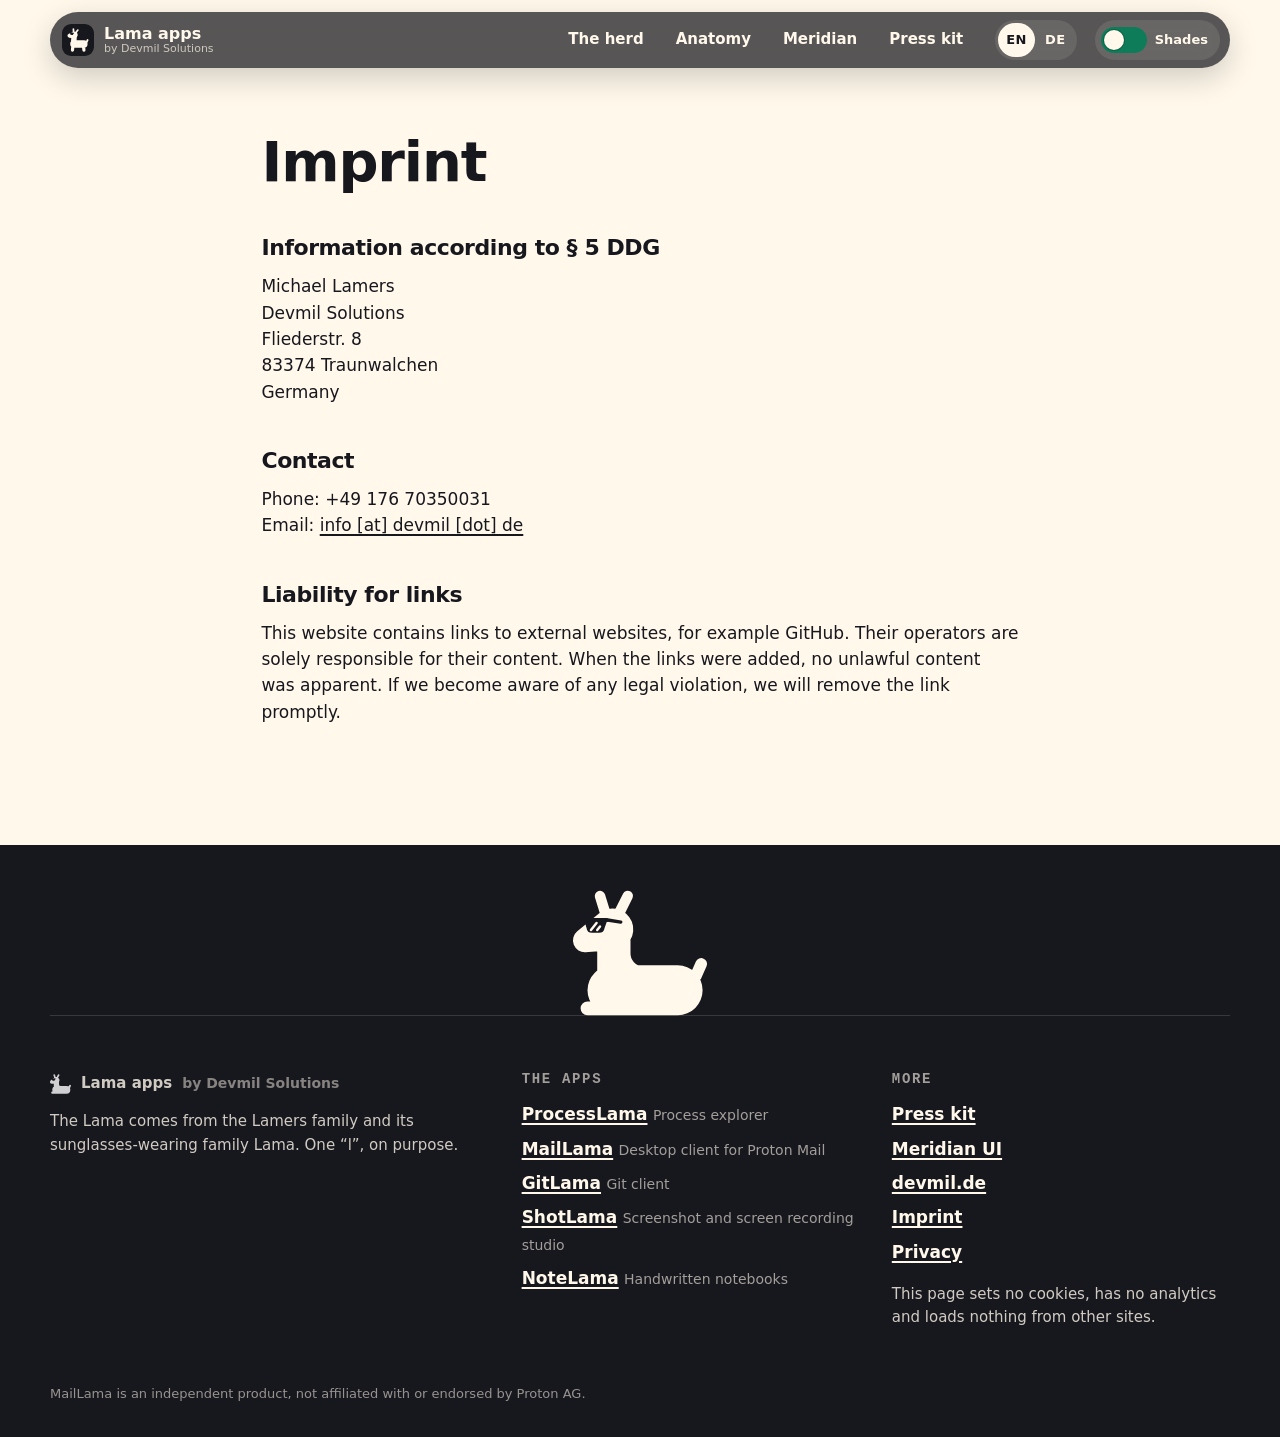
<file: webfront/imprint.html>
<!doctype html>
<html lang="en" data-assets="assets/637ff2e9ffa9/">
<head>
  <meta charset="utf-8">
  <meta name="viewport" content="width=device-width, initial-scale=1">
  <title>Imprint · The Lama apps</title>
  <meta name="description" content="Imprint of the Lama apps family page by Devmil Solutions.">
  <meta name="color-scheme" content="light dark">
  <meta name="theme-color" content="#17171E">
  <link rel="canonical" href="https://devmil.de/lama-apps/imprint.html">
  <link rel="alternate" hreflang="en" href="https://devmil.de/lama-apps/imprint.html">
  <link rel="alternate" hreflang="de" href="https://devmil.de/lama-apps/de/imprint.html">
  <link rel="icon" type="image/svg+xml" href="favicon.9982ad21af0a.svg">
  <link rel="stylesheet" href="style.1d4959572332.css">
  <script>document.documentElement.dataset.theme = matchMedia("(prefers-color-scheme: dark)").matches ? "dark" : "light";</script>
</head>
<body class="legal-page">
  <a class="skip" href="#main">Skip to content</a>

  <header class="site-header">
    <a class="wordmark" href="./" aria-label="The Lama apps, home page">
      <img src="favicon.9982ad21af0a.svg" width="32" height="32" alt="">
      <span><b>Lama apps</b><small>by Devmil Solutions</small></span>
    </a>
    <nav aria-label="Main">
      <a href="./#apps">The herd</a>
      <a href="./#build">Anatomy</a>
      <a href="./#meridian">Meridian</a>
      <a href="./#press-kit">Press kit</a>
    </nav>
    <div class="lang-switch" role="group" aria-label="Language"><a href="imprint.html" hreflang="en" lang="en" data-lang="en" aria-current="page">EN</a><a href="de/imprint.html" hreflang="de" lang="de" data-lang="de">DE</a></div>
    <button type="button" class="theme-toggle" data-theme-toggle aria-pressed="false" aria-label="Dark appearance">
      <span class="tt-track" aria-hidden="true"><span class="tt-thumb"></span></span>
      <span class="tt-label" aria-hidden="true">Shades</span>
    </button>
  </header>


  <main id="main" class="legal">
    <article class="legal-body">
      <h1>Imprint</h1>

      <h2>Information according to §&nbsp;5&nbsp;DDG</h2>
      <address>
        Michael Lamers<br>
        Devmil Solutions<br>
        Fliederstr. 8<br>
        83374 Traunwalchen<br>
        Germany
      </address>

      <h2>Contact</h2>
      <p>Phone: +49 176 70350031<br>
        Email: <span class="contact-email" data-user="info" data-domain="devmil" data-tld="de">info [at] devmil [dot] de</span></p>

      <h2>Liability for links</h2>
      <p>This website contains links to external websites, for example GitHub. Their operators are solely responsible for their content. When the links were added, no unlawful content was apparent. If we become aware of any legal violation, we will remove the link promptly.</p>
    </article>
  </main>

  <footer class="site-footer">
    <div class="footer-pasture" aria-hidden="true">
      <img class="footer-lama" src="assets/637ff2e9ffa9/lama/lama-resting.svg" width="160" height="160" alt="">
      <span class="zz"><i>z</i><i>z</i><i>z</i></span>
    </div>
    <div class="footer-grid">
      <div>
        <p class="footer-brand"><img src="assets/637ff2e9ffa9/lama/lama-signature.svg" width="21" height="20" alt=""> <span class="footer-name">Lama apps</span> <span>by Devmil Solutions</span></p>
        <p>The Lama comes from the Lamers family and its sunglasses-wearing family Lama. One “l”, on purpose.</p>
        
      </div>
      <div>
        <h2>The apps</h2>
        <ul class="footer-apps"><li><a href="https://devmil.de/processlama/">ProcessLama</a> <span>Process explorer</span></li><li><a href="https://devmil.de/maillama/">MailLama</a> <span>Desktop client for Proton Mail</span></li><li><a href="https://devmil.de/gitlama/">GitLama</a> <span>Git client</span></li><li><a href="https://devmil.de/shotlama/">ShotLama</a> <span>Screenshot and screen recording studio</span></li><li><a href="https://devmil.de/notelama/">NoteLama</a> <span>Handwritten notebooks</span></li></ul>
      </div>
      <div>
        <h2>More</h2>
        <ul class="footer-links">
          <li><a href="./#press-kit">Press kit</a></li>
          <li><a href="https://devmil.de/meridian_ui/">Meridian UI</a></li>
          <li><a href="https://devmil.de/">devmil.de</a></li>
          <li><a href="imprint.html">Imprint</a></li>
          <li><a href="privacy.html">Privacy</a></li>
        </ul>
        <p class="footer-privacy">This page sets no cookies, has no analytics and loads nothing from other sites.</p>
      </div>
    </div>
    <p class="footer-fine">MailLama is an independent product, not affiliated with or endorsed by Proton AG.</p>
  </footer>


  <script src="site.fccc096807dd.js" defer></script>
</body>
</html>
</file>
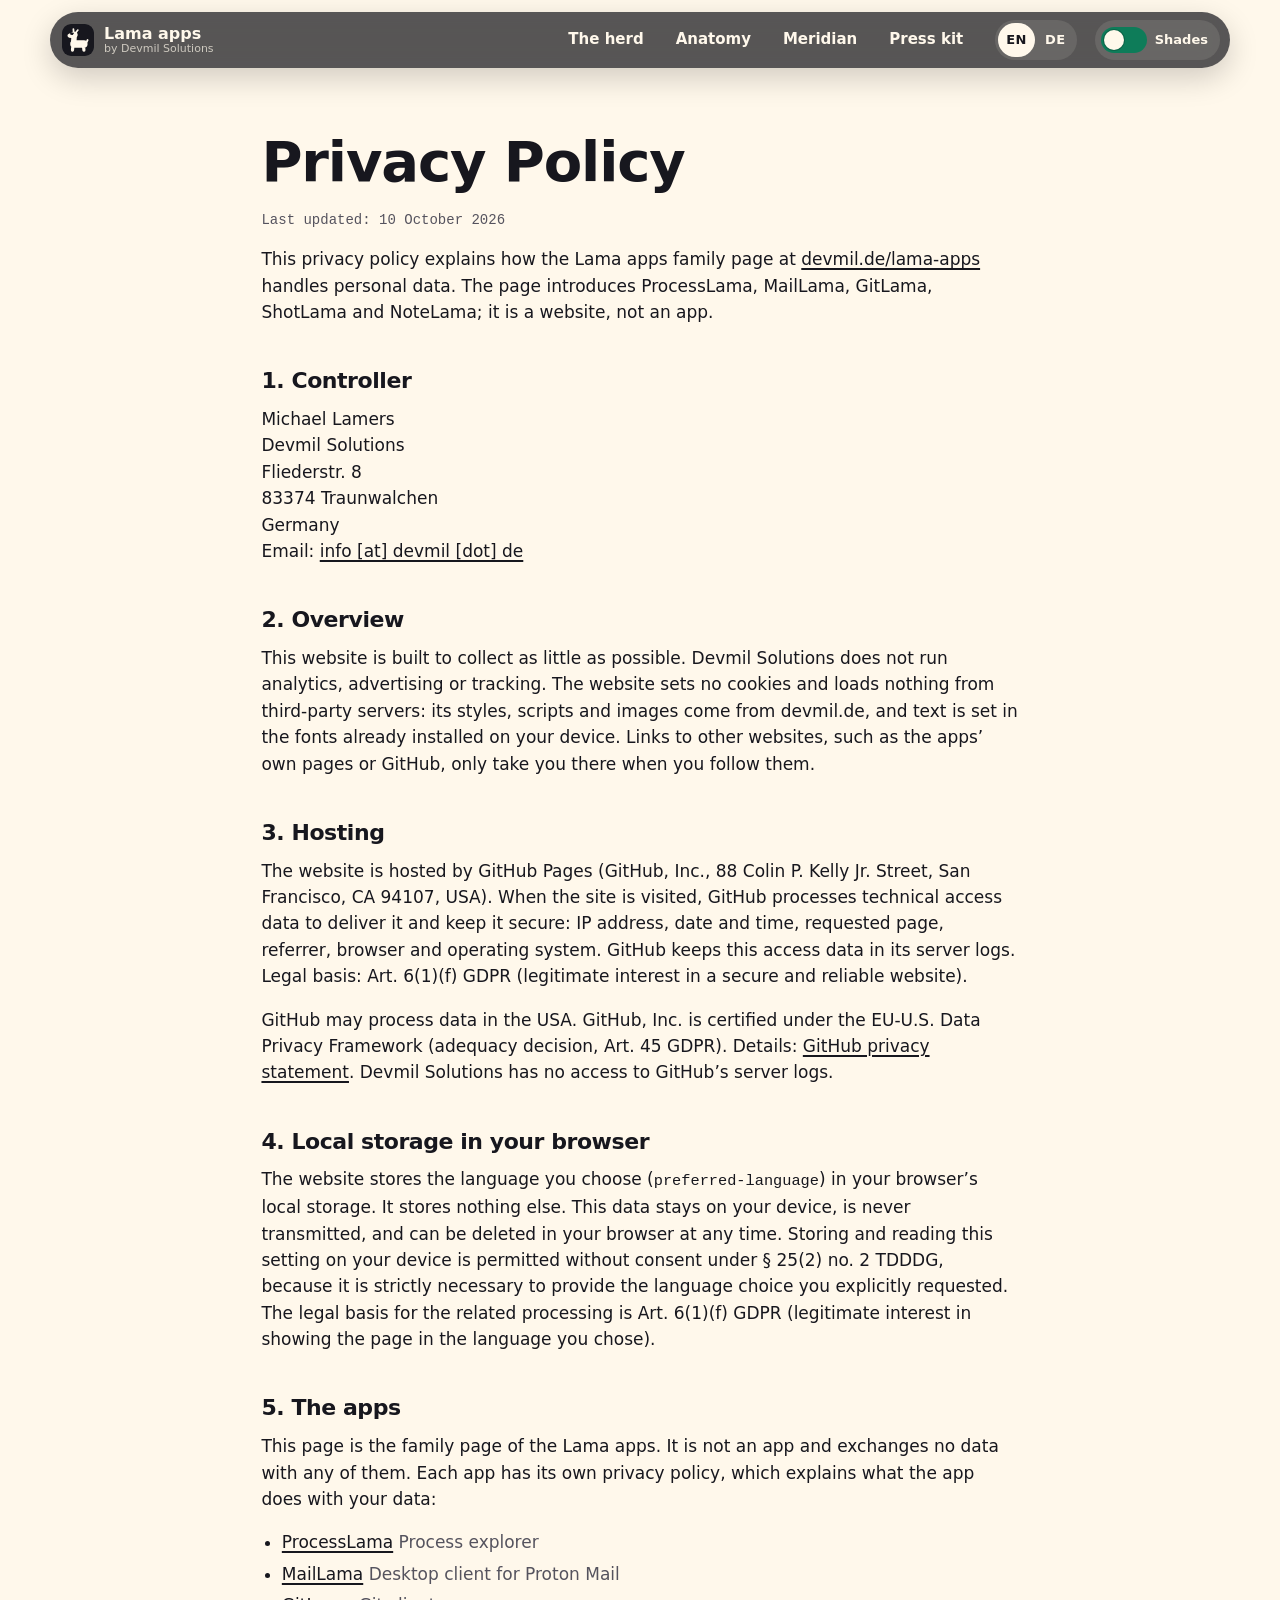
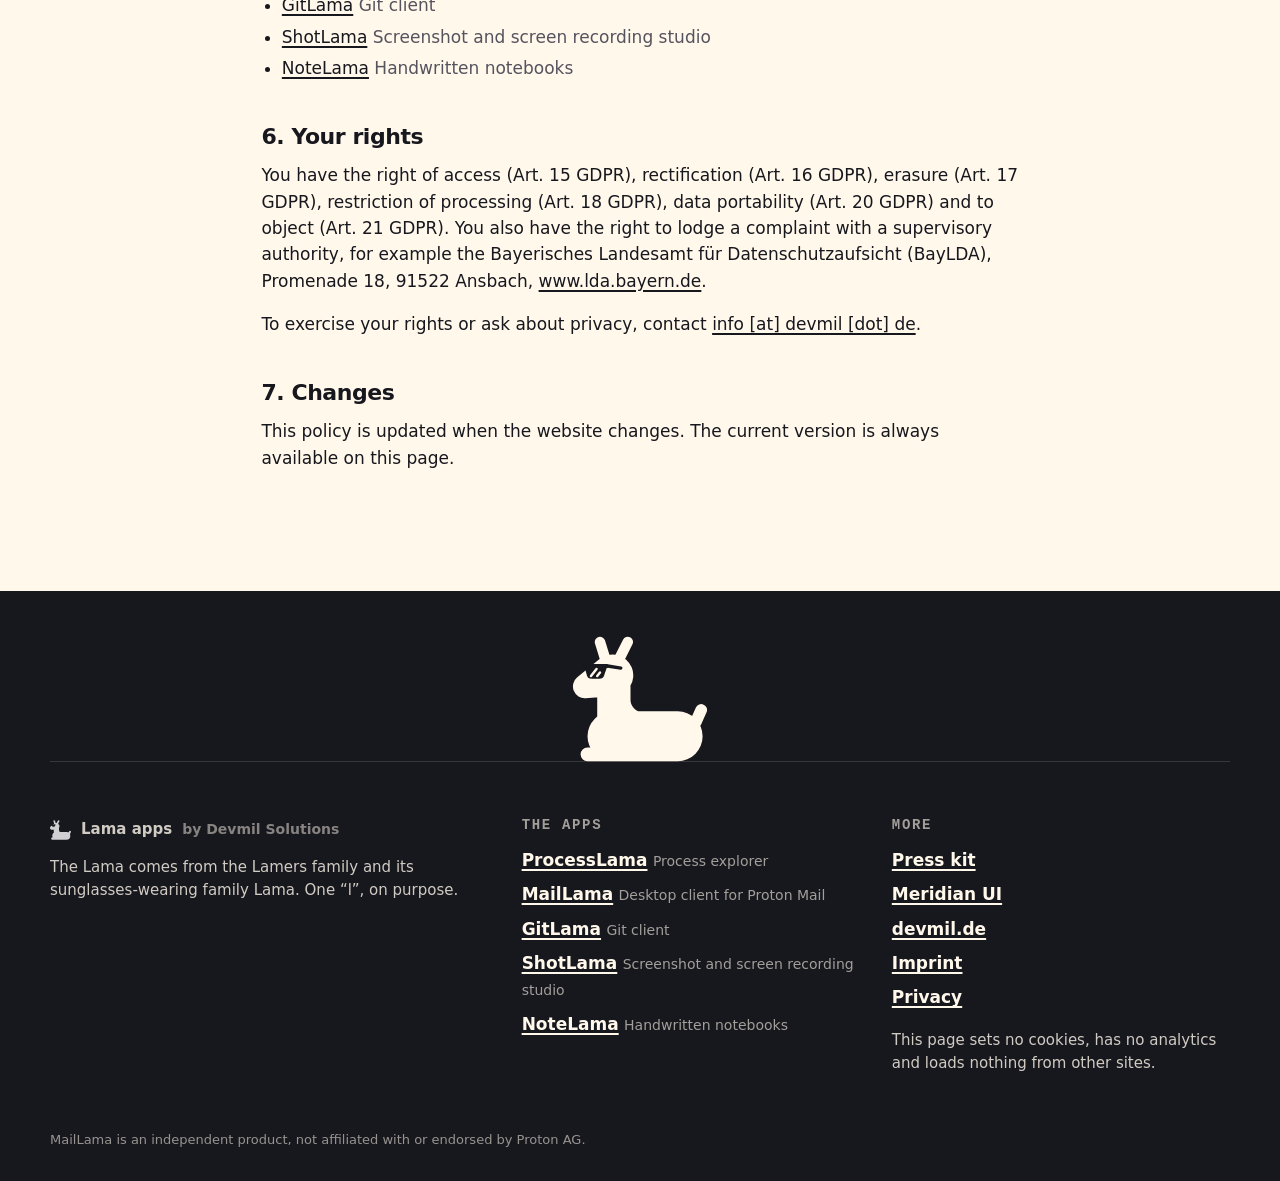
<file: webfront/privacy.html>
<!doctype html>
<html lang="en" data-assets="assets/637ff2e9ffa9/">
<head>
  <meta charset="utf-8">
  <meta name="viewport" content="width=device-width, initial-scale=1">
  <title>Privacy Policy · The Lama apps</title>
  <meta name="description" content="How the Lama apps family page by Devmil Solutions handles personal data.">
  <meta name="color-scheme" content="light dark">
  <meta name="theme-color" content="#17171E">
  <link rel="canonical" href="https://devmil.de/lama-apps/privacy.html">
  <link rel="alternate" hreflang="en" href="https://devmil.de/lama-apps/privacy.html">
  <link rel="alternate" hreflang="de" href="https://devmil.de/lama-apps/de/privacy.html">
  <link rel="icon" type="image/svg+xml" href="favicon.9982ad21af0a.svg">
  <link rel="stylesheet" href="style.1d4959572332.css">
  <script>document.documentElement.dataset.theme = matchMedia("(prefers-color-scheme: dark)").matches ? "dark" : "light";</script>
</head>
<body class="legal-page">
  <a class="skip" href="#main">Skip to content</a>

  <header class="site-header">
    <a class="wordmark" href="./" aria-label="The Lama apps, home page">
      <img src="favicon.9982ad21af0a.svg" width="32" height="32" alt="">
      <span><b>Lama apps</b><small>by Devmil Solutions</small></span>
    </a>
    <nav aria-label="Main">
      <a href="./#apps">The herd</a>
      <a href="./#build">Anatomy</a>
      <a href="./#meridian">Meridian</a>
      <a href="./#press-kit">Press kit</a>
    </nav>
    <div class="lang-switch" role="group" aria-label="Language"><a href="privacy.html" hreflang="en" lang="en" data-lang="en" aria-current="page">EN</a><a href="de/privacy.html" hreflang="de" lang="de" data-lang="de">DE</a></div>
    <button type="button" class="theme-toggle" data-theme-toggle aria-pressed="false" aria-label="Dark appearance">
      <span class="tt-track" aria-hidden="true"><span class="tt-thumb"></span></span>
      <span class="tt-label" aria-hidden="true">Shades</span>
    </button>
  </header>


  <main id="main" class="legal">
    <article class="legal-body">
      <h1>Privacy Policy</h1>
      <p class="legal-updated">Last updated: 10 October 2026</p>
      <p>This privacy policy explains how the Lama apps family page at <a href="https://devmil.de/lama-apps/">devmil.de/lama-apps</a> handles personal data. The page introduces ProcessLama, MailLama, GitLama, ShotLama and NoteLama; it is a website, not an app.</p>

      <h2>1. Controller</h2>
      <address>
        Michael Lamers<br>
        Devmil Solutions<br>
        Fliederstr. 8<br>
        83374 Traunwalchen<br>
        Germany<br>
        Email: <span class="contact-email" data-user="info" data-domain="devmil" data-tld="de">info [at] devmil [dot] de</span>
      </address>

      <h2>2. Overview</h2>
      <p>This website is built to collect as little as possible. Devmil Solutions does not run analytics, advertising or tracking. The website sets no cookies and loads nothing from third-party servers: its styles, scripts and images come from devmil.de, and text is set in the fonts already installed on your device. Links to other websites, such as the apps’ own pages or GitHub, only take you there when you follow them.</p>

      <h2>3. Hosting</h2>
      <p>The website is hosted by GitHub Pages (GitHub, Inc., 88 Colin P. Kelly Jr. Street, San Francisco, CA 94107, USA). When the site is visited, GitHub processes technical access data to deliver it and keep it secure: IP address, date and time, requested page, referrer, browser and operating system. GitHub keeps this access data in its server logs. Legal basis: Art. 6(1)(f) GDPR (legitimate interest in a secure and reliable website).</p>
      <p>GitHub may process data in the USA. GitHub, Inc. is certified under the EU-U.S. Data Privacy Framework (adequacy decision, Art. 45 GDPR). Details: <a href="https://docs.github.com/en/site-policy/privacy-policies/github-general-privacy-statement">GitHub privacy statement</a>. Devmil Solutions has no access to GitHub’s server logs.</p>

      <h2>4. Local storage in your browser</h2>
      <p>The website stores the language you choose (<code>preferred-language</code>) in your browser’s local storage. It stores nothing else. This data stays on your device, is never transmitted, and can be deleted in your browser at any time. Storing and reading this setting on your device is permitted without consent under § 25(2) no. 2 TDDDG, because it is strictly necessary to provide the language choice you explicitly requested. The legal basis for the related processing is Art. 6(1)(f) GDPR (legitimate interest in showing the page in the language you chose).</p>

      <h2>5. The apps</h2>
      <p>This page is the family page of the Lama apps. It is not an app and exchanges no data with any of them. Each app has its own privacy policy, which explains what the app does with your data:</p>
      <ul class="legal-apps"><li><a href="https://devmil.de/processlama/privacy.html">ProcessLama</a> <span>Process explorer</span></li><li><a href="https://devmil.de/maillama/privacy.html">MailLama</a> <span>Desktop client for Proton Mail</span></li><li><a href="https://devmil.de/gitlama/privacy.html">GitLama</a> <span>Git client</span></li><li><a href="https://devmil.de/shotlama/privacy.html">ShotLama</a> <span>Screenshot and screen recording studio</span></li><li><a href="https://devmil.de/notelama/privacy.html">NoteLama</a> <span>Handwritten notebooks</span></li></ul>

      <h2>6. Your rights</h2>
      <p>You have the right of access (Art. 15 GDPR), rectification (Art. 16 GDPR), erasure (Art. 17 GDPR), restriction of processing (Art. 18 GDPR), data portability (Art. 20 GDPR) and to object (Art. 21 GDPR). You also have the right to lodge a complaint with a supervisory authority, for example the Bayerisches Landesamt für Datenschutzaufsicht (BayLDA), Promenade 18, 91522 Ansbach, <a href="https://www.lda.bayern.de">www.lda.bayern.de</a>.</p>
      <p>To exercise your rights or ask about privacy, contact <span class="contact-email" data-user="info" data-domain="devmil" data-tld="de">info [at] devmil [dot] de</span>.</p>

      <h2>7. Changes</h2>
      <p>This policy is updated when the website changes. The current version is always available on this page.</p>
    </article>
  </main>

  <footer class="site-footer">
    <div class="footer-pasture" aria-hidden="true">
      <img class="footer-lama" src="assets/637ff2e9ffa9/lama/lama-resting.svg" width="160" height="160" alt="">
      <span class="zz"><i>z</i><i>z</i><i>z</i></span>
    </div>
    <div class="footer-grid">
      <div>
        <p class="footer-brand"><img src="assets/637ff2e9ffa9/lama/lama-signature.svg" width="21" height="20" alt=""> <span class="footer-name">Lama apps</span> <span>by Devmil Solutions</span></p>
        <p>The Lama comes from the Lamers family and its sunglasses-wearing family Lama. One “l”, on purpose.</p>
        
      </div>
      <div>
        <h2>The apps</h2>
        <ul class="footer-apps"><li><a href="https://devmil.de/processlama/">ProcessLama</a> <span>Process explorer</span></li><li><a href="https://devmil.de/maillama/">MailLama</a> <span>Desktop client for Proton Mail</span></li><li><a href="https://devmil.de/gitlama/">GitLama</a> <span>Git client</span></li><li><a href="https://devmil.de/shotlama/">ShotLama</a> <span>Screenshot and screen recording studio</span></li><li><a href="https://devmil.de/notelama/">NoteLama</a> <span>Handwritten notebooks</span></li></ul>
      </div>
      <div>
        <h2>More</h2>
        <ul class="footer-links">
          <li><a href="./#press-kit">Press kit</a></li>
          <li><a href="https://devmil.de/meridian_ui/">Meridian UI</a></li>
          <li><a href="https://devmil.de/">devmil.de</a></li>
          <li><a href="imprint.html">Imprint</a></li>
          <li><a href="privacy.html">Privacy</a></li>
        </ul>
        <p class="footer-privacy">This page sets no cookies, has no analytics and loads nothing from other sites.</p>
      </div>
    </div>
    <p class="footer-fine">MailLama is an independent product, not affiliated with or endorsed by Proton AG.</p>
  </footer>


  <script src="site.fccc096807dd.js" defer></script>
</body>
</html>
</file>
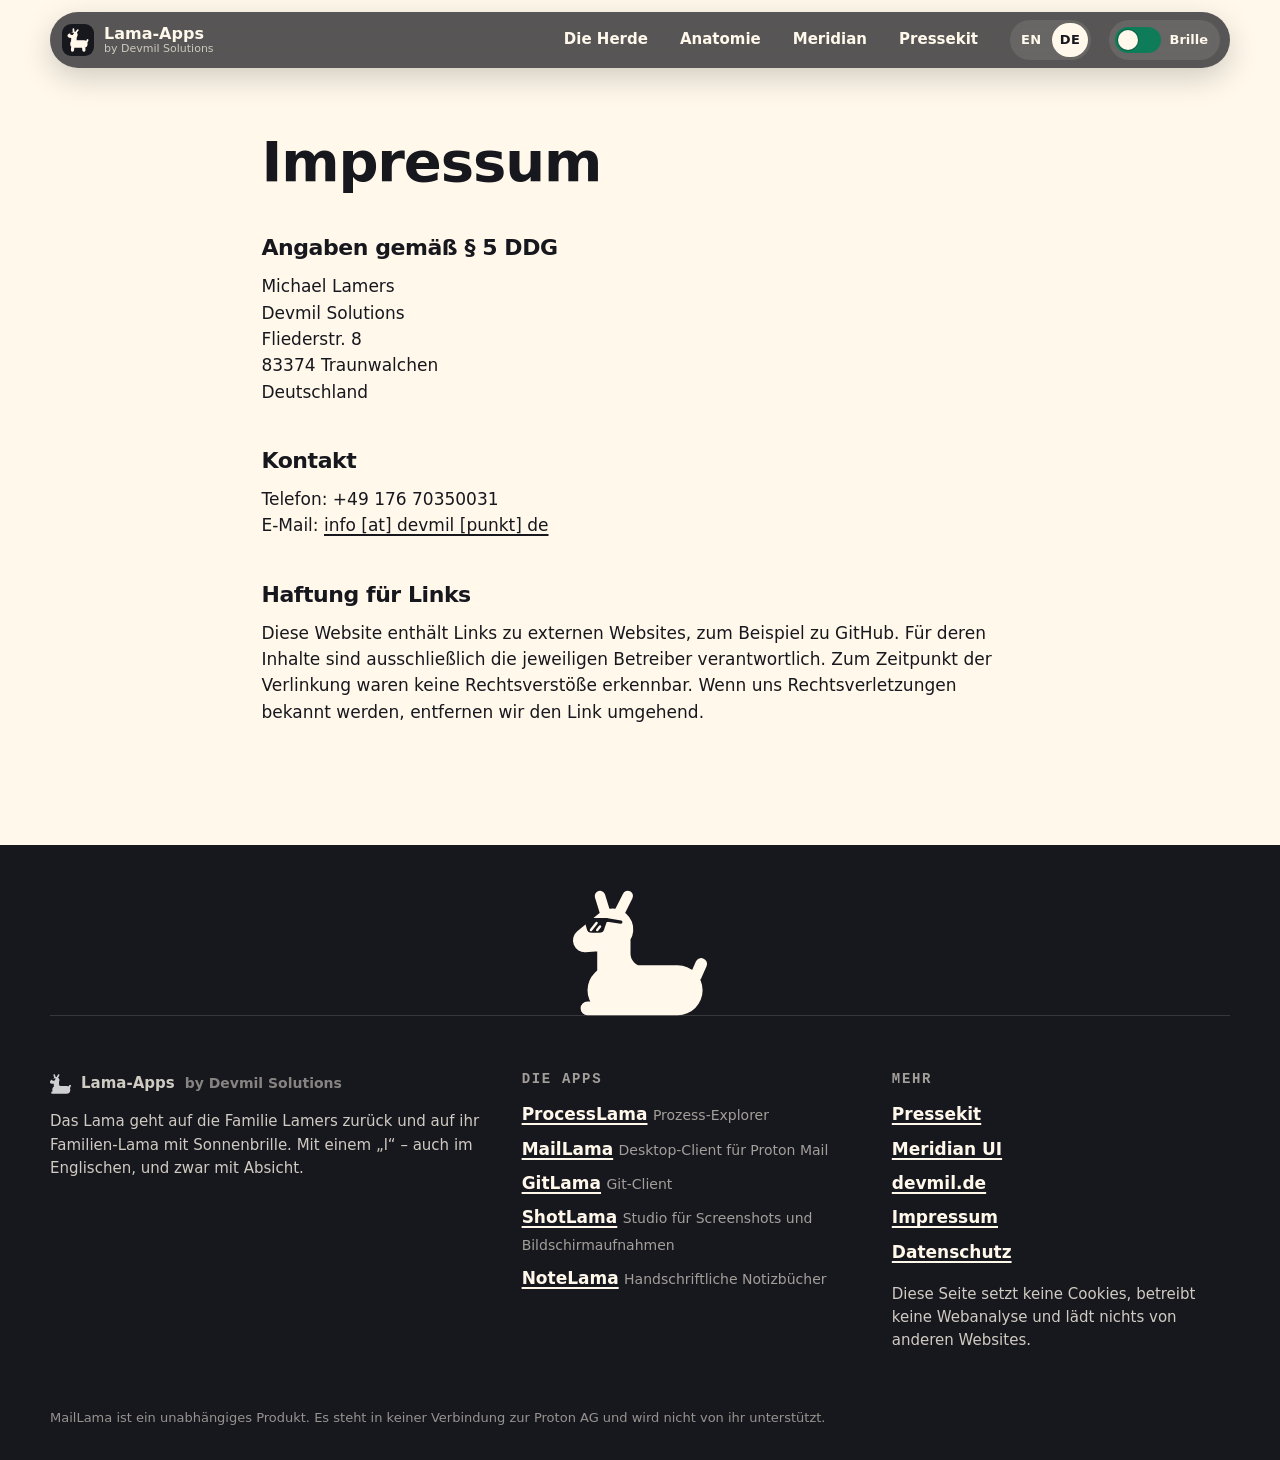
<file: webfront/de/imprint.html>
<!doctype html>
<html lang="de" data-assets="../assets/637ff2e9ffa9/">
<head>
  <meta charset="utf-8">
  <meta name="viewport" content="width=device-width, initial-scale=1">
  <title>Impressum · Die Lama-Apps</title>
  <meta name="description" content="Impressum der Familienseite der Lama-Apps by Devmil Solutions.">
  <meta name="color-scheme" content="light dark">
  <meta name="theme-color" content="#17171E">
  <link rel="canonical" href="https://devmil.de/lama-apps/de/imprint.html">
  <link rel="alternate" hreflang="en" href="https://devmil.de/lama-apps/imprint.html">
  <link rel="alternate" hreflang="de" href="https://devmil.de/lama-apps/de/imprint.html">
  <link rel="icon" type="image/svg+xml" href="../favicon.9982ad21af0a.svg">
  <link rel="stylesheet" href="../style.1d4959572332.css">
  <script>document.documentElement.dataset.theme = matchMedia("(prefers-color-scheme: dark)").matches ? "dark" : "light";</script>
</head>
<body class="legal-page">
  <a class="skip" href="#main">Zum Inhalt springen</a>

  <header class="site-header">
    <a class="wordmark" href="../" aria-label="Die Lama-Apps, Startseite">
      <img src="../favicon.9982ad21af0a.svg" width="32" height="32" alt="">
      <span><b>Lama-Apps</b><small>by Devmil Solutions</small></span>
    </a>
    <nav aria-label="Hauptnavigation">
      <a href="../#apps">Die Herde</a>
      <a href="../#build">Anatomie</a>
      <a href="../#meridian">Meridian</a>
      <a href="../#press-kit">Pressekit</a>
    </nav>
    <div class="lang-switch" role="group" aria-label="Sprache"><a href="../imprint.html" hreflang="en" lang="en" data-lang="en">EN</a><a href="imprint.html" hreflang="de" lang="de" data-lang="de" aria-current="page">DE</a></div>
    <button type="button" class="theme-toggle" data-theme-toggle aria-pressed="false" aria-label="Dunkles Erscheinungsbild">
      <span class="tt-track" aria-hidden="true"><span class="tt-thumb"></span></span>
      <span class="tt-label" aria-hidden="true">Brille</span>
    </button>
  </header>


  <main id="main" class="legal">
    <article class="legal-body">
      <h1>Impressum</h1>

      <h2>Angaben gemäß §&nbsp;5&nbsp;DDG</h2>
      <address>
        Michael Lamers<br>
        Devmil Solutions<br>
        Fliederstr. 8<br>
        83374 Traunwalchen<br>
        Deutschland
      </address>

      <h2>Kontakt</h2>
      <p>Telefon: +49 176 70350031<br>
        E-Mail: <span class="contact-email" data-user="info" data-domain="devmil" data-tld="de">info [at] devmil [punkt] de</span></p>

      <h2>Haftung für Links</h2>
      <p>Diese Website enthält Links zu externen Websites, zum Beispiel zu GitHub. Für deren Inhalte sind ausschließlich die jeweiligen Betreiber verantwortlich. Zum Zeitpunkt der Verlinkung waren keine Rechtsverstöße erkennbar. Wenn uns Rechtsverletzungen bekannt werden, entfernen wir den Link umgehend.</p>
    </article>
  </main>

  <footer class="site-footer">
    <div class="footer-pasture" aria-hidden="true">
      <img class="footer-lama" src="../assets/637ff2e9ffa9/lama/lama-resting.svg" width="160" height="160" alt="">
      <span class="zz"><i>z</i><i>z</i><i>z</i></span>
    </div>
    <div class="footer-grid">
      <div>
        <p class="footer-brand"><img src="../assets/637ff2e9ffa9/lama/lama-signature.svg" width="21" height="20" alt=""> <span class="footer-name">Lama-Apps</span> <span>by Devmil Solutions</span></p>
        <p>Das Lama geht auf die Familie Lamers zurück und auf ihr Familien-Lama mit Sonnenbrille. Mit einem „l“ – auch im Englischen, und zwar mit Absicht.</p>
        
      </div>
      <div>
        <h2>Die Apps</h2>
        <ul class="footer-apps"><li><a href="https://devmil.de/processlama/">ProcessLama</a> <span>Prozess-Explorer</span></li><li><a href="https://devmil.de/maillama/">MailLama</a> <span>Desktop-Client für Proton Mail</span></li><li><a href="https://devmil.de/gitlama/">GitLama</a> <span>Git-Client</span></li><li><a href="https://devmil.de/shotlama/">ShotLama</a> <span>Studio für Screenshots und Bildschirmaufnahmen</span></li><li><a href="https://devmil.de/notelama/">NoteLama</a> <span>Handschriftliche Notizbücher</span></li></ul>
      </div>
      <div>
        <h2>Mehr</h2>
        <ul class="footer-links">
          <li><a href="../#press-kit">Pressekit</a></li>
          <li><a href="https://devmil.de/meridian_ui/">Meridian UI</a></li>
          <li><a href="https://devmil.de/">devmil.de</a></li>
          <li><a href="imprint.html">Impressum</a></li>
          <li><a href="privacy.html">Datenschutz</a></li>
        </ul>
        <p class="footer-privacy">Diese Seite setzt keine Cookies, betreibt keine Webanalyse und lädt nichts von anderen Websites.</p>
      </div>
    </div>
    <p class="footer-fine">MailLama ist ein unabhängiges Produkt. Es steht in keiner Verbindung zur Proton AG und wird nicht von ihr unterstützt.</p>
  </footer>


  <script src="../site.fccc096807dd.js" defer></script>
</body>
</html>
</file>
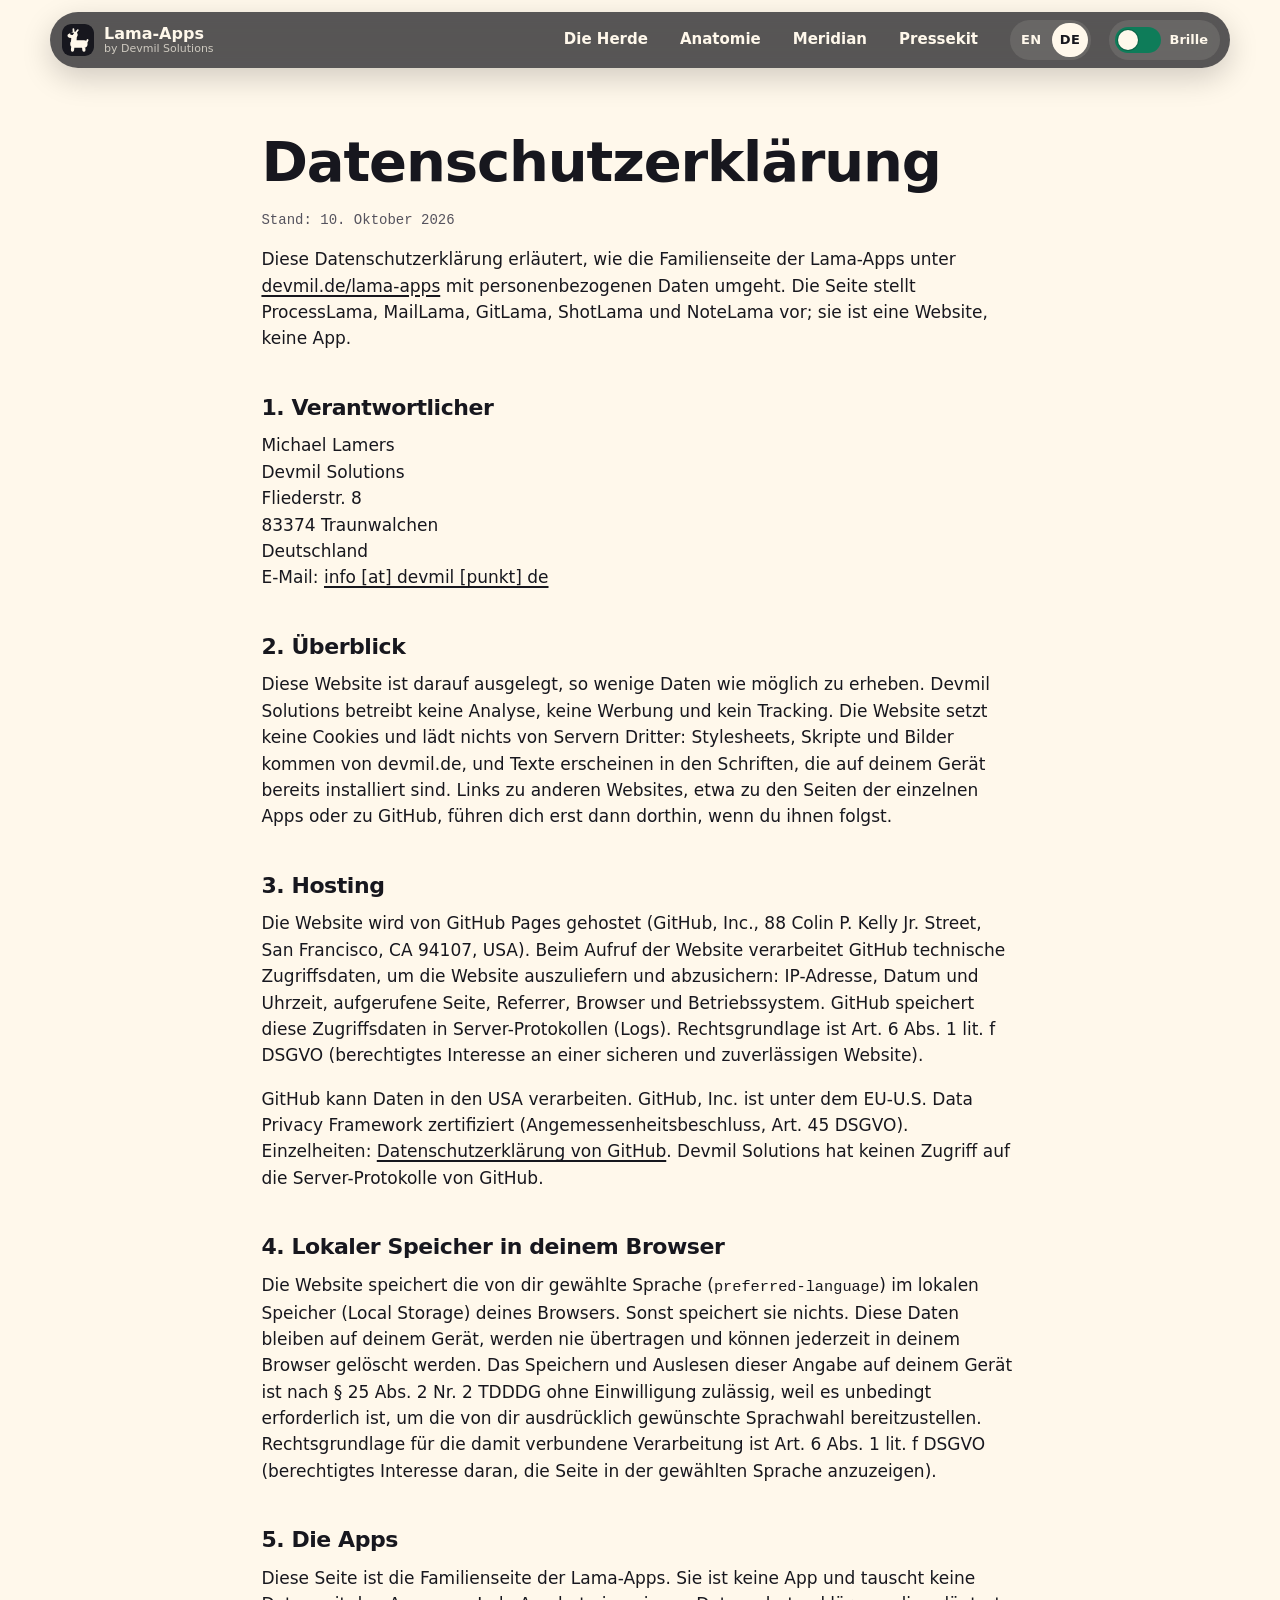
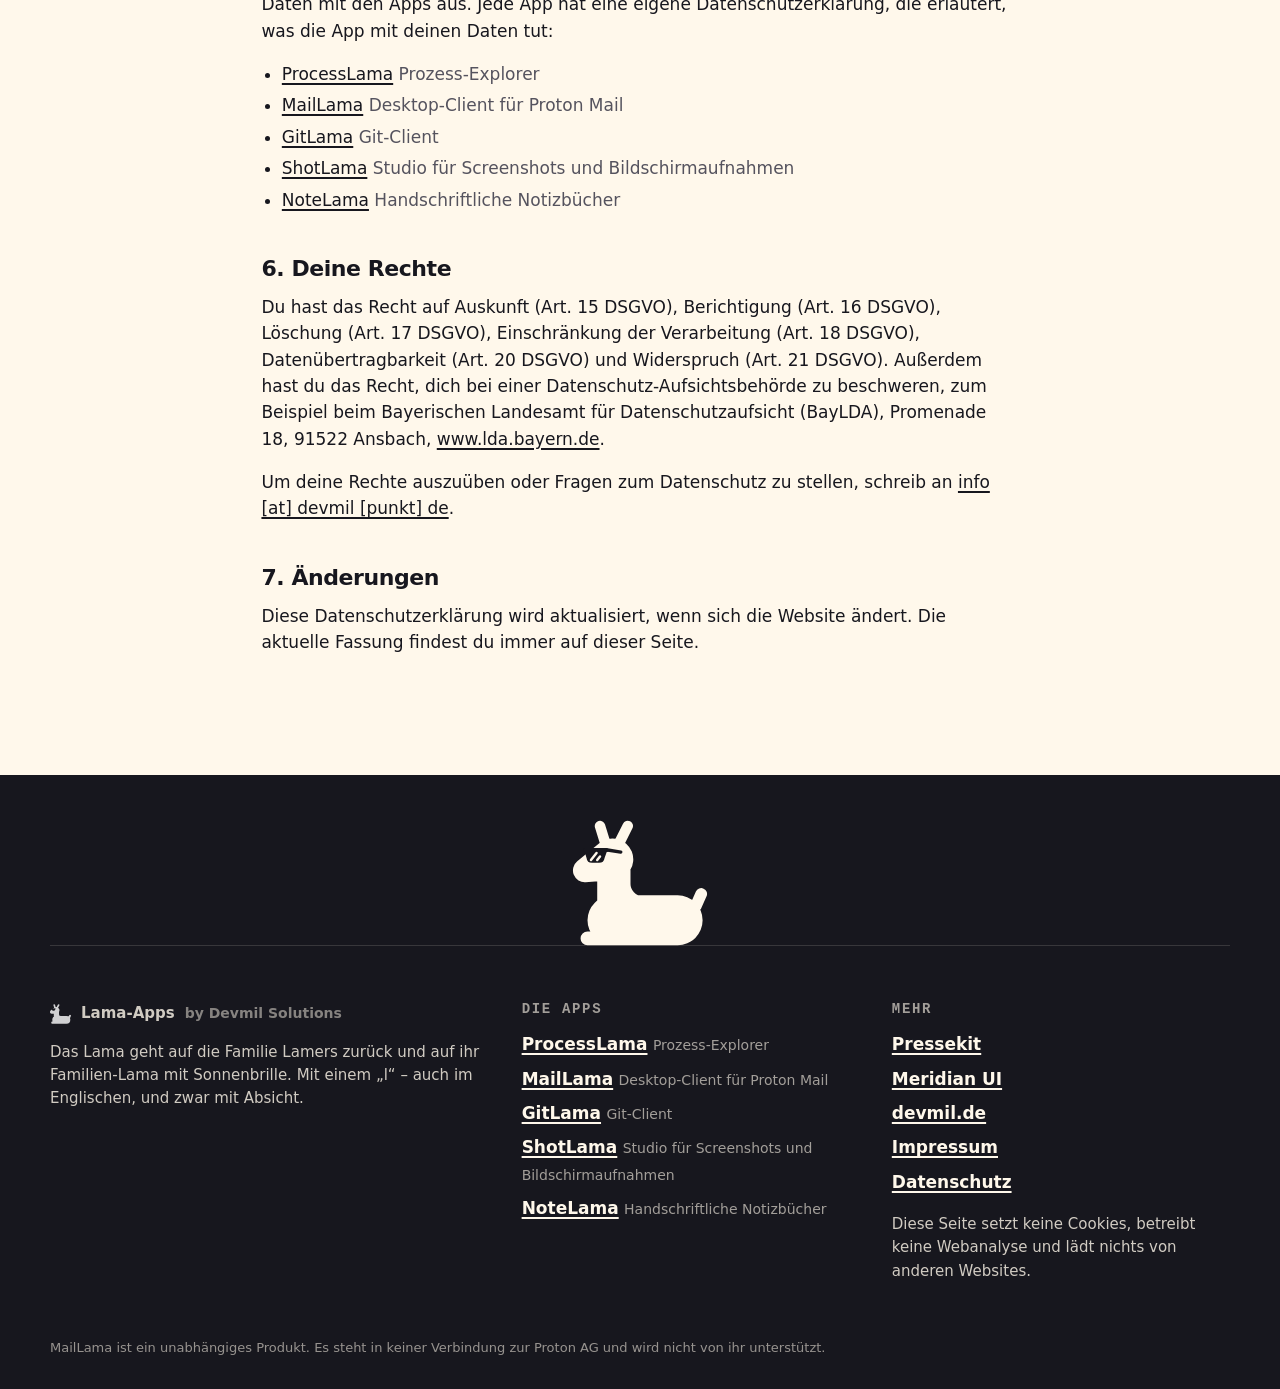
<file: webfront/de/privacy.html>
<!doctype html>
<html lang="de" data-assets="../assets/637ff2e9ffa9/">
<head>
  <meta charset="utf-8">
  <meta name="viewport" content="width=device-width, initial-scale=1">
  <title>Datenschutzerklärung · Die Lama-Apps</title>
  <meta name="description" content="Wie die Familienseite der Lama-Apps by Devmil Solutions mit personenbezogenen Daten umgeht.">
  <meta name="color-scheme" content="light dark">
  <meta name="theme-color" content="#17171E">
  <link rel="canonical" href="https://devmil.de/lama-apps/de/privacy.html">
  <link rel="alternate" hreflang="en" href="https://devmil.de/lama-apps/privacy.html">
  <link rel="alternate" hreflang="de" href="https://devmil.de/lama-apps/de/privacy.html">
  <link rel="icon" type="image/svg+xml" href="../favicon.9982ad21af0a.svg">
  <link rel="stylesheet" href="../style.1d4959572332.css">
  <script>document.documentElement.dataset.theme = matchMedia("(prefers-color-scheme: dark)").matches ? "dark" : "light";</script>
</head>
<body class="legal-page">
  <a class="skip" href="#main">Zum Inhalt springen</a>

  <header class="site-header">
    <a class="wordmark" href="../" aria-label="Die Lama-Apps, Startseite">
      <img src="../favicon.9982ad21af0a.svg" width="32" height="32" alt="">
      <span><b>Lama-Apps</b><small>by Devmil Solutions</small></span>
    </a>
    <nav aria-label="Hauptnavigation">
      <a href="../#apps">Die Herde</a>
      <a href="../#build">Anatomie</a>
      <a href="../#meridian">Meridian</a>
      <a href="../#press-kit">Pressekit</a>
    </nav>
    <div class="lang-switch" role="group" aria-label="Sprache"><a href="../privacy.html" hreflang="en" lang="en" data-lang="en">EN</a><a href="privacy.html" hreflang="de" lang="de" data-lang="de" aria-current="page">DE</a></div>
    <button type="button" class="theme-toggle" data-theme-toggle aria-pressed="false" aria-label="Dunkles Erscheinungsbild">
      <span class="tt-track" aria-hidden="true"><span class="tt-thumb"></span></span>
      <span class="tt-label" aria-hidden="true">Brille</span>
    </button>
  </header>


  <main id="main" class="legal">
    <article class="legal-body">
      <h1>Datenschutzerklärung</h1>
      <p class="legal-updated">Stand: 10.&nbsp;Oktober 2026</p>
      <p>Diese Datenschutzerklärung erläutert, wie die Familienseite der Lama-Apps unter <a href="https://devmil.de/lama-apps/">devmil.de/lama-apps</a> mit personenbezogenen Daten umgeht. Die Seite stellt ProcessLama, MailLama, GitLama, ShotLama und NoteLama vor; sie ist eine Website, keine App.</p>

      <h2>1. Verantwortlicher</h2>
      <address>
        Michael Lamers<br>
        Devmil Solutions<br>
        Fliederstr. 8<br>
        83374 Traunwalchen<br>
        Deutschland<br>
        E-Mail: <span class="contact-email" data-user="info" data-domain="devmil" data-tld="de">info [at] devmil [punkt] de</span>
      </address>

      <h2>2. Überblick</h2>
      <p>Diese Website ist darauf ausgelegt, so wenige Daten wie möglich zu erheben. Devmil Solutions betreibt keine Analyse, keine Werbung und kein Tracking. Die Website setzt keine Cookies und lädt nichts von Servern Dritter: Stylesheets, Skripte und Bilder kommen von devmil.de, und Texte erscheinen in den Schriften, die auf deinem Gerät bereits installiert sind. Links zu anderen Websites, etwa zu den Seiten der einzelnen Apps oder zu GitHub, führen dich erst dann dorthin, wenn du ihnen folgst.</p>

      <h2>3. Hosting</h2>
      <p>Die Website wird von GitHub Pages gehostet (GitHub, Inc., 88 Colin P. Kelly Jr. Street, San Francisco, CA 94107, USA). Beim Aufruf der Website verarbeitet GitHub technische Zugriffsdaten, um die Website auszuliefern und abzusichern: IP-Adresse, Datum und Uhrzeit, aufgerufene Seite, Referrer, Browser und Betriebssystem. GitHub speichert diese Zugriffsdaten in Server-Protokollen (Logs). Rechtsgrundlage ist Art.&nbsp;6 Abs.&nbsp;1 lit.&nbsp;f DSGVO (berechtigtes Interesse an einer sicheren und zuverlässigen Website).</p>
      <p>GitHub kann Daten in den USA verarbeiten. GitHub, Inc. ist unter dem EU-U.S. Data Privacy Framework zertifiziert (Angemessenheitsbeschluss, Art.&nbsp;45 DSGVO). Einzelheiten: <a href="https://docs.github.com/en/site-policy/privacy-policies/github-general-privacy-statement">Datenschutzerklärung von GitHub</a>. Devmil Solutions hat keinen Zugriff auf die Server-Protokolle von GitHub.</p>

      <h2>4. Lokaler Speicher in deinem Browser</h2>
      <p>Die Website speichert die von dir gewählte Sprache (<code>preferred-language</code>) im lokalen Speicher (Local Storage) deines Browsers. Sonst speichert sie nichts. Diese Daten bleiben auf deinem Gerät, werden nie übertragen und können jederzeit in deinem Browser gelöscht werden. Das Speichern und Auslesen dieser Angabe auf deinem Gerät ist nach §&nbsp;25 Abs.&nbsp;2 Nr.&nbsp;2 TDDDG ohne Einwilligung zulässig, weil es unbedingt erforderlich ist, um die von dir ausdrücklich gewünschte Sprachwahl bereitzustellen. Rechtsgrundlage für die damit verbundene Verarbeitung ist Art.&nbsp;6 Abs.&nbsp;1 lit.&nbsp;f DSGVO (berechtigtes Interesse daran, die Seite in der gewählten Sprache anzuzeigen).</p>

      <h2>5. Die Apps</h2>
      <p>Diese Seite ist die Familienseite der Lama-Apps. Sie ist keine App und tauscht keine Daten mit den Apps aus. Jede App hat eine eigene Datenschutzerklärung, die erläutert, was die App mit deinen Daten tut:</p>
      <ul class="legal-apps"><li><a href="https://devmil.de/processlama/privacy.html">ProcessLama</a> <span>Prozess-Explorer</span></li><li><a href="https://devmil.de/maillama/privacy.html">MailLama</a> <span>Desktop-Client für Proton Mail</span></li><li><a href="https://devmil.de/gitlama/privacy.html">GitLama</a> <span>Git-Client</span></li><li><a href="https://devmil.de/shotlama/privacy.html">ShotLama</a> <span>Studio für Screenshots und Bildschirmaufnahmen</span></li><li><a href="https://devmil.de/notelama/privacy.html">NoteLama</a> <span>Handschriftliche Notizbücher</span></li></ul>

      <h2>6. Deine Rechte</h2>
      <p>Du hast das Recht auf Auskunft (Art.&nbsp;15 DSGVO), Berichtigung (Art.&nbsp;16 DSGVO), Löschung (Art.&nbsp;17 DSGVO), Einschränkung der Verarbeitung (Art.&nbsp;18 DSGVO), Datenübertragbarkeit (Art.&nbsp;20 DSGVO) und Widerspruch (Art.&nbsp;21 DSGVO). Außerdem hast du das Recht, dich bei einer Datenschutz-Aufsichtsbehörde zu beschweren, zum Beispiel beim Bayerischen Landesamt für Datenschutzaufsicht (BayLDA), Promenade 18, 91522 Ansbach, <a href="https://www.lda.bayern.de">www.lda.bayern.de</a>.</p>
      <p>Um deine Rechte auszuüben oder Fragen zum Datenschutz zu stellen, schreib an <span class="contact-email" data-user="info" data-domain="devmil" data-tld="de">info [at] devmil [punkt] de</span>.</p>

      <h2>7. Änderungen</h2>
      <p>Diese Datenschutzerklärung wird aktualisiert, wenn sich die Website ändert. Die aktuelle Fassung findest du immer auf dieser Seite.</p>
    </article>
  </main>

  <footer class="site-footer">
    <div class="footer-pasture" aria-hidden="true">
      <img class="footer-lama" src="../assets/637ff2e9ffa9/lama/lama-resting.svg" width="160" height="160" alt="">
      <span class="zz"><i>z</i><i>z</i><i>z</i></span>
    </div>
    <div class="footer-grid">
      <div>
        <p class="footer-brand"><img src="../assets/637ff2e9ffa9/lama/lama-signature.svg" width="21" height="20" alt=""> <span class="footer-name">Lama-Apps</span> <span>by Devmil Solutions</span></p>
        <p>Das Lama geht auf die Familie Lamers zurück und auf ihr Familien-Lama mit Sonnenbrille. Mit einem „l“ – auch im Englischen, und zwar mit Absicht.</p>
        
      </div>
      <div>
        <h2>Die Apps</h2>
        <ul class="footer-apps"><li><a href="https://devmil.de/processlama/">ProcessLama</a> <span>Prozess-Explorer</span></li><li><a href="https://devmil.de/maillama/">MailLama</a> <span>Desktop-Client für Proton Mail</span></li><li><a href="https://devmil.de/gitlama/">GitLama</a> <span>Git-Client</span></li><li><a href="https://devmil.de/shotlama/">ShotLama</a> <span>Studio für Screenshots und Bildschirmaufnahmen</span></li><li><a href="https://devmil.de/notelama/">NoteLama</a> <span>Handschriftliche Notizbücher</span></li></ul>
      </div>
      <div>
        <h2>Mehr</h2>
        <ul class="footer-links">
          <li><a href="../#press-kit">Pressekit</a></li>
          <li><a href="https://devmil.de/meridian_ui/">Meridian UI</a></li>
          <li><a href="https://devmil.de/">devmil.de</a></li>
          <li><a href="imprint.html">Impressum</a></li>
          <li><a href="privacy.html">Datenschutz</a></li>
        </ul>
        <p class="footer-privacy">Diese Seite setzt keine Cookies, betreibt keine Webanalyse und lädt nichts von anderen Websites.</p>
      </div>
    </div>
    <p class="footer-fine">MailLama ist ein unabhängiges Produkt. Es steht in keiner Verbindung zur Proton AG und wird nicht von ihr unterstützt.</p>
  </footer>


  <script src="../site.fccc096807dd.js" defer></script>
</body>
</html>
</file>
<file: webfront/assets/637ff2e9ffa9/web/lama-antics.css>
/* Lama antics (lama-antics.js). Vendored unchanged by each site from the
   brand repository (assets/web). */

.lama-antics {
  cursor: pointer;
  -webkit-tap-highlight-color: transparent;
  touch-action: manipulation;
}

/* The rig wraps the poses, and the turn inside it mirrors the Lama when it
   faces right. Both turn about a point between the Lama's feet. */
.lama-antics-rig,
.lama-antics-turn {
  transform-box: fill-box;
  transform-origin: 50% 92%;
}

div.lama-antics-rig,
div.lama-antics-turn {
  position: absolute;
  inset: 0;
}

/* Extra poses stay hidden until an antic shows one; while it does, the
   site's own proud and hello poses step aside. */
.lama-antics .antic-pose,
.lama-antics.is-posing .pose {
  opacity: 0 !important;
}

.lama-antics.is-posing .pose.is-current {
  opacity: 1 !important;
}

/* Pose swaps never leave the Lama see-through: a pose that appears fades
   in over the one it replaces, which leaves only once it is covered. */
.lama-antics .pose {
  transition: opacity 0s linear 140ms !important;
}

.lama-antics.is-posing .pose.is-current {
  transition: opacity 140ms linear !important;
}

.lama-antics-layer {
  position: fixed;
  inset: 0;
  z-index: 60;
  overflow: hidden;
  pointer-events: none;
}

/* Shapes are placed in page coordinates; the world follows the scroll. */
.lama-antics-world {
  position: absolute;
  top: 0;
  left: 0;
  width: 0;
  height: 0;
}

.lama-antics-bit {
  position: absolute;
  display: block;
  transform: translate(-50%, -50%);
  pointer-events: none;
}

.lama-antics-bit svg {
  display: block;
  width: 100%;
  height: 100%;
  overflow: visible;
}

.lama-antics-bit.is-mini {
  transform: none;
}

.lama-antics-wings {
  transform-box: fill-box;
  transform-origin: 50% 50%;
  animation: lama-antics-flap 150ms ease-in-out infinite alternate;
}

.lama-antics-bit.is-resting .lama-antics-wings {
  animation-duration: 700ms;
}

@keyframes lama-antics-flap {
  to {
    transform: scaleX(0.3);
  }
}

@media (prefers-reduced-motion: reduce) {
  .lama-antics-wings {
    animation: none;
  }
}
</file>
<file: webfront/style.1d4959572332.css>
/* The Lama apps: family landing page. Plain CSS, no build step beyond
   scripts/build_website.py, which only renames this file by its digest. */

:root {
  --graphite: #17171E;
  --ivory: #FFF8EB;
  --page: #FFF8EB;
  --page-alt: #F4EBDA;
  --card: #FFFFFF;
  --ink: #17171E;
  --ink-muted: #55535E;
  --line: rgba(23, 23, 30, 0.12);
  --focus: #056CB3;
  --font: ui-rounded, "SF Pro Rounded", "Nunito", system-ui, -apple-system, "Segoe UI", Cantarell, "Noto Sans", sans-serif;
  --mono: ui-monospace, "SF Mono", "JetBrains Mono", Menlo, Consolas, monospace;
  --ease: cubic-bezier(0.2, 0, 0, 1);
  --spring: cubic-bezier(0.34, 1.56, 0.64, 1);
  --radius: 28px;
  --wrap: 1180px;
  color-scheme: light;
}

[data-theme="dark"] {
  --page: #121218;
  --page-alt: #17171E;
  --card: #1D1D26;
  --ink: #FFF8EB;
  --ink-muted: #B9B4AA;
  --line: rgba(255, 248, 235, 0.12);
  --focus: #5BB1FE;
  color-scheme: dark;
}

*, *::before, *::after { box-sizing: border-box; }
html { scroll-behavior: smooth; -webkit-text-size-adjust: 100%; }
body {
  margin: 0;
  font-family: var(--font);
  font-size: 17px;
  line-height: 1.55;
  color: var(--ink);
  background: var(--page);
  transition: background-color 500ms var(--ease), color 500ms var(--ease);
  overflow-x: hidden;
}
img, svg { display: block; max-width: 100%; }
a { color: inherit; }
button { font: inherit; color: inherit; }
h1, h2, h3 { line-height: 1.08; letter-spacing: -0.02em; margin: 0; }
p { margin: 0 0 1em; }
:focus-visible { outline: 3px solid var(--focus); outline-offset: 3px; border-radius: 8px; }

.skip {
  position: absolute; left: 12px; top: -60px; z-index: 100;
  padding: 10px 16px; border-radius: 999px; background: var(--graphite); color: var(--ivory);
}
.skip:focus { top: 12px; }

/* Buttons ---------------------------------------------------------------- */
.button {
  display: inline-flex; align-items: center; gap: 8px;
  min-height: 48px; padding: 0 22px; border-radius: 999px;
  font-weight: 700; text-decoration: none; cursor: pointer;
  border: 2px solid transparent;
  transition: transform 200ms var(--spring), background-color 200ms var(--ease), box-shadow 200ms var(--ease);
}
.button:hover { transform: translateY(-2px) rotate(-1deg); }
.button:active { transform: translateY(1px) scale(0.98); }
.button.primary { background: var(--graphite); color: var(--ivory); box-shadow: 0 6px 0 rgba(0, 0, 0, 0.25); }
.button.ghost { border-color: currentColor; background: transparent; }
[data-theme="dark"] .button.primary { background: var(--ivory); color: var(--graphite); }

.eyebrow {
  font-family: var(--mono); font-size: 13px; letter-spacing: 0.12em; text-transform: uppercase;
  color: var(--ink-muted); margin-bottom: 14px;
}

/* Header ----------------------------------------------------------------- */
.site-header {
  position: fixed; top: 12px; left: 50%; z-index: 50;
  transform: translateX(-50%);
  width: min(calc(100% - 24px), var(--wrap));
  display: flex; align-items: center; gap: 18px;
  padding: 8px 10px 8px 12px; border-radius: 999px;
  background: rgba(23, 23, 30, 0.72); color: var(--ivory);
  backdrop-filter: blur(14px) saturate(1.4); -webkit-backdrop-filter: blur(14px) saturate(1.4);
  box-shadow: 0 10px 30px rgba(0, 0, 0, 0.18);
}
.wordmark { display: flex; align-items: center; gap: 10px; text-decoration: none; }
.wordmark img { width: 32px; height: 32px; border-radius: 9px; transition: transform 400ms var(--spring); }
.wordmark:hover img { transform: rotate(-12deg) scale(1.1); }
.wordmark span { display: grid; line-height: 1.1; }
.wordmark b { font-size: 16px; }
.wordmark small { font-size: 11px; opacity: 0.7; }
.site-header nav { display: flex; gap: 4px; margin-left: auto; }
.site-header nav a {
  padding: 8px 14px; border-radius: 999px; text-decoration: none; font-weight: 600; font-size: 15px;
  transition: background-color 200ms var(--ease);
}
.site-header nav a:hover { background: rgba(255, 248, 235, 0.12); }

.theme-toggle {
  display: inline-flex; align-items: center; gap: 8px;
  min-height: 40px; padding: 0 12px 0 6px; border: 0; border-radius: 999px;
  background: rgba(255, 248, 235, 0.1); color: var(--ivory); cursor: pointer;
}
.tt-track { position: relative; width: 46px; height: 26px; border-radius: 999px; background: #0E7C59; transition: background-color 400ms var(--ease); }
.tt-thumb {
  position: absolute; top: 3px; left: 3px; width: 20px; height: 20px; border-radius: 50%;
  background: var(--ivory); box-shadow: 0 0 0 1px rgba(0, 0, 0, 0.2);
  transition: transform 400ms var(--spring), background-color 400ms var(--ease), box-shadow 400ms var(--ease);
}
.tt-label { font-size: 13px; font-weight: 700; }

.lang-switch {
  display: inline-flex; gap: 2px; padding: 3px; border-radius: 999px;
  background: rgba(255, 248, 235, 0.1);
}
.lang-switch[hidden] { display: none; }
.lang-switch a, .lang-switch button {
  display: inline-grid; place-items: center; min-width: 36px; min-height: 34px; padding: 0 8px;
  border: 0; border-radius: 999px; background: transparent; color: var(--ivory);
  font-size: 13px; font-weight: 700; letter-spacing: 0.04em; text-decoration: none; cursor: pointer;
  transition: background-color 200ms var(--ease), color 200ms var(--ease);
}
.lang-switch a:hover, .lang-switch button:hover { background: rgba(255, 248, 235, 0.14); }
.lang-switch [aria-pressed="true"], .lang-switch [aria-current="page"] { background: var(--ivory); color: var(--graphite); }
[data-theme="dark"] .tt-track { background: #3A3A46; }
[data-theme="dark"] .tt-thumb { transform: translateX(20px); }

/* Hero: a Lama on a terminal ------------------------------------------------ */
.hero {
  --hl: #24C27D;
  --hw: clamp(56px, 7.4vw, 92px);
  position: relative; isolation: isolate; overflow: hidden;
  min-height: clamp(700px, 100svh, 940px);
  display: flex; flex-direction: column;
  background: #0E0E14; color: var(--ivory);
}
.hero-grid {
  position: absolute; inset: 0; z-index: -1;
  background-image:
    radial-gradient(rgba(255, 248, 235, 0.13) 1px, transparent 1.2px),
    linear-gradient(rgba(255, 248, 235, 0.045) 1px, transparent 1px),
    linear-gradient(90deg, rgba(255, 248, 235, 0.045) 1px, transparent 1px);
  background-size: 24px 24px, 120px 120px, 120px 120px;
  background-position: 12px 12px, 0 0, 0 0;
  -webkit-mask-image: radial-gradient(120% 90% at 60% 30%, #000 40%, transparent 100%);
  mask-image: radial-gradient(120% 90% at 60% 30%, #000 40%, transparent 100%);
}
.hero-glow {
  position: absolute; right: 6%; top: 18%; width: 46vw; max-width: 640px; aspect-ratio: 1; border-radius: 50%;
  background: #24C27D; opacity: 0.16; filter: blur(90px);
  animation: accent-glow 20s ease-in-out infinite;
}
@keyframes accent-glow {
  0%, 100% { background: #24C27D; }
  20% { background: #9B83FF; }
  40% { background: #5BB1FE; }
  60% { background: #E977BB; }
  80% { background: #5CC0CF; }
}

.hero-inner {
  position: relative; z-index: 3; flex: 1;
  width: min(calc(100% - 40px), var(--wrap)); margin: 0 auto;
  display: grid; grid-template-columns: minmax(0, 1fr) minmax(0, 1fr); align-items: end; gap: clamp(24px, 4vw, 64px);
  padding: 112px 0 36px;
}
.hero-copy { min-width: 0; align-self: center; }
.hero .eyebrow { color: rgba(255, 248, 235, 0.62); text-transform: none; letter-spacing: 0.02em; font-size: 14px; }
.prompt { color: var(--hl); }
.hero h1 { font-size: clamp(40px, 4.7vw, 68px); font-weight: 900; letter-spacing: -0.035em; text-wrap: balance; }
.hero h1 code {
  display: inline-block; margin-top: 0.12em; padding: 0.04em 0.28em 0.08em; border-radius: 0.18em;
  font-family: var(--mono); font-size: 0.62em; font-weight: 700; letter-spacing: -0.02em;
  color: var(--hl); background: rgba(36, 194, 125, 0.1); box-shadow: inset 0 0 0 1px rgba(36, 194, 125, 0.35);
}
.lead { font-size: clamp(18px, 1.5vw, 20px); max-width: 34em; margin-top: 22px; color: rgba(255, 248, 235, 0.82); }
.hero-actions { display: flex; flex-wrap: wrap; gap: 12px; margin-top: 28px; }
.hero .button.primary { background: var(--ivory); color: var(--graphite); box-shadow: 0 6px 0 rgba(0, 0, 0, 0.5); }
.hero .button.ghost { color: var(--ivory); border-color: rgba(255, 248, 235, 0.4); }

.hero-stage { --lw: clamp(150px, 16vw, 220px); position: relative; min-width: 0; padding-top: calc(var(--lw) * 0.92); }
.hero-lama { position: absolute; top: 0; right: 9%; z-index: 2; width: var(--lw); aspect-ratio: 1; transform-origin: 55% 92%; }
.hero-lama .pose,
.scene-lama .pose { position: absolute; inset: 0; width: 100%; height: 100%; user-select: none; -webkit-user-drag: none; transition: opacity 260ms var(--ease); }
.hero-lama .hello, .hero-lama.is-hello .proud,
.scene-lama .hello, .scene-lama.is-hello .proud { opacity: 0; }
.hero-lama.is-hello .hello, .scene-lama.is-hello .hello { opacity: 1; }

.terminal {
  position: relative; border-radius: 14px; overflow: hidden;
  background: #08080C; border: 1px solid rgba(255, 248, 235, 0.14);
  box-shadow: 0 30px 80px -30px rgba(0, 0, 0, 0.9), 0 0 0 6px rgba(255, 248, 235, 0.03);
}
.t-bar { display: flex; align-items: center; gap: 12px; height: 34px; padding: 0 12px; background: #15151C; border-bottom: 1px solid rgba(255, 248, 235, 0.08); }
.t-dots { display: flex; gap: 6px; }
.t-dots i { width: 10px; height: 10px; border-radius: 50%; background: rgba(255, 248, 235, 0.18); }
.t-dots i:first-child { background: #E5484D; }
.t-dots i:nth-child(2) { background: #F0B429; }
.t-dots i:nth-child(3) { background: #24C27D; }
.t-title { flex: 1; text-align: center; margin-right: 46px; font-family: var(--mono); font-size: 12px; color: rgba(255, 248, 235, 0.5); }
.t-body {
  margin: 0; padding: 14px 16px 16px; overflow-x: auto;
  font-family: var(--mono); font-size: 13px; line-height: 1.75; color: rgba(255, 248, 235, 0.88);
}
.t-line { display: block; white-space: pre; border-radius: 4px; }
.t-head { color: rgba(255, 248, 235, 0.42); }
.t-prompt { color: var(--hl); font-weight: 700; }
.t-row { text-decoration: none; margin: 0 -6px; padding: 0 6px; transition: background-color 150ms var(--ease); }
.t-row:hover, .t-row:focus-visible { background: color-mix(in srgb, var(--accent-dark) 16%, transparent); outline-offset: 0; }
.t-name { color: var(--accent-dark); font-weight: 700; }
.t-plat { color: rgba(255, 248, 235, 0.55); }
.t-head > span { color: inherit; font-weight: inherit; }
.t-sum { color: rgba(255, 248, 235, 0.5); margin-top: 6px; }
.t-status { font-style: normal; }
.t-status.is-beta { color: #24C27D; }
.t-status.is-preview { color: #9B83FF; }
.t-status.is-in-development { color: #F0B429; }
.t-caret { display: inline-block; width: 0.6em; height: 1.1em; vertical-align: -0.2em; background: var(--ivory); animation: caret 1s steps(1) infinite; }
@keyframes caret { 50% { opacity: 0; } }
html.js .terminal.is-typing .t-line:not(.is-typed) { visibility: hidden; }

.baseline { position: relative; z-index: 3; width: min(calc(100% - 40px), var(--wrap)); margin: 0 auto; padding: 8px 0 26px; }
.ruler {
  position: absolute; left: 0; right: 0; top: calc(8px + var(--hw) * 0.92); height: 9px;
  border-top: 1px solid rgba(255, 248, 235, 0.35);
  background: repeating-linear-gradient(90deg, rgba(255, 248, 235, 0.35) 0 1px, transparent 1px 24px),
              repeating-linear-gradient(90deg, rgba(255, 248, 235, 0.35) 0 1px, transparent 1px 120px);
  background-size: auto 4px, auto 9px; background-repeat: repeat-x;
}
.herd { position: relative; z-index: 1; display: flex; justify-content: space-between; padding: 0 clamp(0px, 4vw, 60px); }
.herd-lama { position: relative; display: grid; justify-items: center; gap: 12px; width: var(--hw); text-decoration: none; }
.herd-body { position: relative; display: block; width: 100%; aspect-ratio: 1; transform-origin: 55% 92%; }
.herd-body img { position: absolute; inset: 0; width: 100%; height: 100%; transition: opacity 180ms var(--ease); }
.herd-hello { opacity: 0; }
.herd-lama:hover .herd-hello, .herd-lama:focus-visible .herd-hello, .herd-lama.is-grazing .herd-hello { opacity: 1; }
.herd-lama:hover .herd-proud, .herd-lama:focus-visible .herd-proud, .herd-lama.is-grazing .herd-proud { opacity: 0; }
.herd-lama:hover .herd-body { animation: hop 520ms var(--ease); }
.herd-name {
  font-family: var(--mono); font-size: 12px; white-space: nowrap; color: rgba(255, 248, 235, 0.55);
  transition: color 160ms var(--ease);
}
.herd-name::before { content: "./"; opacity: 0.5; }
.herd-lama:hover .herd-name, .herd-lama:focus-visible .herd-name { color: var(--accent-dark); }
@keyframes hop {
  0%, 100% { transform: none; }
  20% { transform: scale(1.04, 0.94); }
  50% { transform: translateY(-22%) scale(0.97, 1.04); }
  80% { transform: scale(1.03, 0.97); }
}

/* Status ticker ------------------------------------------------------------ */
.parade { overflow: hidden; background: #08080C; color: var(--ivory); padding: 10px 0; border-top: 1px solid rgba(255, 248, 235, 0.1); border-bottom: 1px solid rgba(255, 248, 235, 0.1); }
.parade-track { display: flex; width: max-content; animation: parade 60s linear infinite; }
.parade:hover .parade-track { animation-play-state: paused; }
.parade-run { display: flex; }
.parade-item { display: flex; align-items: center; gap: 10px; padding: 0 28px; font-family: var(--mono); font-size: 14px; border-right: 1px solid rgba(255, 248, 235, 0.08); }
.parade-item img { width: 34px; height: 34px; transform-origin: 55% 92%; animation: hop 900ms var(--ease) infinite; animation-delay: calc(var(--i) * -180ms); }
.parade-item b { color: var(--accent-dark); }
.parade-item i { font-style: normal; font-size: 12px; padding: 1px 8px; border-radius: 999px; background: rgba(255, 248, 235, 0.06); }
@keyframes parade { to { transform: translateX(-50%); } }

/* Sections --------------------------------------------------------------- */
.section { width: min(calc(100% - 40px), var(--wrap)); margin: 0 auto; padding: 120px 0 40px; }
.section-head { max-width: 760px; margin-bottom: 64px; }
.section-head h2 { font-size: clamp(40px, 5.4vw, 72px); font-weight: 900; letter-spacing: -0.035em; margin-bottom: 20px; }
.section-head h2 span { color: var(--ink-muted); }
.section-head p { font-size: 19px; color: var(--ink-muted); }

html.js .reveal { opacity: 0; transform: translateY(28px); transition: opacity 700ms var(--ease), transform 700ms var(--ease); }
html.js .reveal.is-in { opacity: 1; transform: none; }

/* Apps ------------------------------------------------------------------- */
.app {
  display: grid; grid-template-columns: minmax(0, 1.1fr) minmax(0, 1fr); gap: clamp(28px, 5vw, 72px);
  align-items: center; margin-bottom: 120px;
}
.app.is-flipped .app-figure { order: 2; }
.app-figure { margin: 0; min-width: 0; }
.app-figure figcaption {
  display: flex; flex-wrap: wrap; align-items: center; justify-content: space-between; gap: 12px;
  margin-top: 14px; font-size: 15px; color: var(--ink-muted);
}

.stage {
  position: relative; overflow: hidden; isolation: isolate;
  aspect-ratio: 4 / 3; container-type: inline-size;
  border-radius: var(--radius); background: var(--ground);
  box-shadow: 0 2px 0 rgba(255, 255, 255, 0.06) inset, 0 24px 60px -24px var(--ground);
  --floor: 16cqw; --lw: 28cqw; --lx: 36cqw;
}
.stage::before {
  content: ""; position: absolute; inset: 0; z-index: -1; opacity: 0.4;
  background: radial-gradient(60% 60% at 50% 40%, var(--accent) 0%, transparent 70%);
}
.scene-lama {
  position: absolute; z-index: 3; width: var(--lw); aspect-ratio: 1;
  left: var(--lx); bottom: calc(var(--floor) - var(--lw) * 0.08);
  transform-origin: 55% 92%;
}

.app-copy { min-width: 0; }
.app-head { display: flex; align-items: center; gap: 16px; margin-bottom: 18px; }
.app-tile { width: 72px; height: 72px; border-radius: 18px; box-shadow: 0 10px 24px -10px var(--accent); transition: transform 400ms var(--spring); }
.app:hover .app-tile { transform: rotate(-8deg) scale(1.06); }
.app-job { margin: 0; font-size: 14px; font-weight: 700; color: var(--accent); }
[data-theme="dark"] .app-job { color: var(--accent-dark); }
.app-head h3 { font-size: clamp(32px, 3.4vw, 44px); font-weight: 900; letter-spacing: -0.03em; }
.status {
  margin-left: auto; align-self: flex-start; white-space: nowrap;
  padding: 4px 12px; border-radius: 999px; font-size: 13px; font-weight: 700;
  background: var(--page-alt); border: 1.5px solid var(--line);
}
.status.is-beta::before, .status.is-dev::before {
  content: ""; display: inline-block; width: 8px; height: 8px; margin-right: 6px; border-radius: 50%;
  background: #16A34A; vertical-align: 1px; animation: breathe 2s ease-in-out infinite;
}
.status.is-dev::before { background: #D97706; }
@keyframes breathe { 50% { opacity: 0.35; transform: scale(0.75); } }
.app-tagline { font-size: clamp(22px, 2.2vw, 28px); font-weight: 800; line-height: 1.2; letter-spacing: -0.015em; }
.app-summary { color: var(--ink-muted); }
.app-features { list-style: none; padding: 0; margin: 0 0 18px; display: grid; gap: 8px; }
.app-features li { position: relative; padding-left: 30px; }
.app-features li::before {
  content: ""; position: absolute; left: 0; top: 0.3em; width: 18px; height: 18px; border-radius: 6px;
  background: var(--accent) url("data:image/svg+xml,%3Csvg xmlns='http://www.w3.org/2000/svg' viewBox='0 0 18 18'%3E%3Cpath d='M5 9.5l2.6 2.5L13 6.5' fill='none' stroke='%23FFF8EB' stroke-width='2.2' stroke-linecap='round' stroke-linejoin='round'/%3E%3C/svg%3E") center / 18px no-repeat;
}
.app-platforms { list-style: none; padding: 0; margin: 0 0 26px; display: flex; flex-wrap: wrap; gap: 6px; }
.app-platforms li { padding: 3px 12px; border-radius: 999px; font-size: 13px; font-weight: 600; border: 1.5px dashed var(--line); color: var(--ink-muted); }
.app-link { background: var(--ground); color: var(--ivory); box-shadow: 0 6px 0 color-mix(in srgb, var(--ground) 60%, #000); }
[data-theme="dark"] .app-link { box-shadow: 0 0 0 2px var(--accent-dark), 0 6px 0 #000; }

.scene-action {
  display: inline-flex; align-items: center; gap: 10px; min-height: 44px; padding: 0 18px 0 8px;
  border: 0; border-radius: 999px; cursor: pointer; font-weight: 700;
  background: var(--ground); color: var(--ivory);
}
.shutter { width: 28px; height: 28px; border-radius: 50%; border: 3px solid var(--ivory); background: var(--accent-dark); transition: transform 160ms var(--spring); }
.scene-action:active .shutter { transform: scale(0.8); }

/* ProcessLama scene --------------------------------------------------------- */
.scene-mimameidr::after {
  content: ""; position: absolute; inset: 0; z-index: -1; opacity: 0.18;
  background-image: linear-gradient(var(--accent-dark) 1px, transparent 1px), linear-gradient(90deg, var(--accent-dark) 1px, transparent 1px);
  background-size: 8cqw 8cqw;
}
.pl-line { position: absolute; left: 0; right: 0; bottom: calc(var(--floor) - 0.3cqw); height: 0.6cqw; border-radius: 1cqw; background: var(--accent-dark); opacity: 0.85; }
.pl-beats { position: absolute; inset: 0; z-index: 2; pointer-events: none; }
.pl-beat { position: absolute; left: 0; bottom: calc(var(--floor) - 4cqw); width: 12cqw; height: 8cqw; }
.pl-beat svg { width: 100%; height: 100%; overflow: visible; }
.pl-beat path { fill: none; stroke: var(--prop); stroke-width: 1.6; stroke-linejoin: round; stroke-linecap: round; filter: drop-shadow(0 0 3px var(--accent-dark)); }
.pl-monitor {
  position: absolute; top: 4cqw; right: 4cqw; width: 40cqw; padding: 2cqw 2.4cqw;
  border-radius: 2.4cqw; background: rgba(0, 0, 0, 0.28); color: var(--ivory);
  font-family: var(--mono); font-size: 2.3cqw; line-height: 1.5;
}
.pl-live { display: flex; align-items: center; gap: 1cqw; font-weight: 700; color: var(--accent-dark); margin-bottom: 0.6cqw; }
.pl-live i { width: 1.4cqw; height: 1.4cqw; border-radius: 50%; background: var(--accent-dark); animation: breathe 1.6s ease-in-out infinite; }
.pl-top { list-style: none; margin: 0; padding: 0; }
.pl-top li { display: flex; justify-content: space-between; gap: 2cqw; padding: 0 1cqw; border-radius: 0.8cqw; background: color-mix(in srgb, var(--accent-dark) calc(var(--heat, 0) * 1%), transparent); transition: background-color 400ms var(--ease); }

/* MailLama scene ------------------------------------------------------------ */
.scene-crossproton { --floor: 14cqw; --lw: 26cqw; --lx: 60cqw; }
.scene-crossproton::after { content: ""; position: absolute; left: 0; right: 0; bottom: 0; height: var(--floor); background: rgba(0, 0, 0, 0.16); z-index: -1; }
.ml-envelope { position: absolute; left: 6cqw; bottom: var(--floor); width: 32cqw; overflow: visible; z-index: 4; transform-origin: 50% 100%; }
.ml-back { fill: color-mix(in srgb, var(--prop) 70%, var(--ground)); }
.ml-front { fill: var(--prop); }
.ml-flap { fill: none; stroke: var(--prop); stroke-width: 4; stroke-linejoin: round; stroke-linecap: round; }
.ml-letters { position: absolute; inset: 0; z-index: 3; pointer-events: none; }
.ml-letter { position: absolute; left: 0; top: 0; width: 8cqw; height: 5.6cqw; }
.ml-letter svg { width: 100%; height: 100%; overflow: visible; }
.ml-count { position: absolute; top: 4cqw; left: 4cqw; display: flex; gap: 1.6cqw; font-size: 2.4cqw; font-weight: 700; color: var(--ivory); }
.ml-count > span { padding: 0.8cqw 2cqw; border-radius: 99px; background: rgba(0, 0, 0, 0.22); }
.ml-count b { font-family: var(--mono); color: #F0EF52; }
.ml-gulp { animation: gulp 380ms var(--spring); }
@keyframes gulp { 40% { transform: scale(1.08, 0.9); } }

/* GitLama scene ------------------------------------------------------------- */
.scene-northspline { --floor: 22cqw; }
.gl-trunk { position: absolute; left: 0; right: 0; bottom: calc(var(--floor) - 0.6cqw); height: 1.2cqw; border-radius: 1cqw; background: var(--accent-dark); }
.gl-branch {
  position: absolute; left: 0; right: 0; bottom: calc(var(--floor) - 12cqw); height: 0.8cqw; border-radius: 1cqw;
  background: repeating-linear-gradient(90deg, #E977BB 0 3cqw, transparent 3cqw 4.5cqw); opacity: 0.8;
}
.gl-commits { position: absolute; inset: 0; z-index: 2; pointer-events: none; }
.gl-commit {
  position: absolute; left: 0; bottom: calc(var(--floor) - 2.5cqw); width: 5cqw; height: 5cqw; border-radius: 50%;
  background: var(--ground); border: 1.1cqw solid var(--accent-dark);
}
.gl-commit.is-merge { background: var(--prop); box-shadow: 0 0 0 0.8cqw var(--ground), 0 0 0 1.6cqw #E977BB; }
.gl-commit.is-branch { bottom: calc(var(--floor) - 14cqw); border-color: #E977BB; }
.gl-log {
  position: absolute; top: 4cqw; left: 4cqw; right: 4cqw; display: flex; flex-direction: column; gap: 0.6cqw;
  font-family: var(--mono); font-size: 2.4cqw; color: var(--ivory);
}
.gl-head { align-self: flex-start; padding: 0.4cqw 1.6cqw; border-radius: 99px; background: var(--accent-dark); color: var(--ground); font-weight: 700; }
.gl-msg { opacity: 0.92; white-space: nowrap; overflow: hidden; text-overflow: ellipsis; }
.gl-sha { color: #E977BB; }
.gl-msg.is-new { animation: pop-in 360ms var(--spring); }
@keyframes pop-in { from { transform: translateY(40%); opacity: 0; } }

/* ShotLama scene ------------------------------------------------------------ */
.scene-shotlama { --floor: 12cqw; --lw: 34cqw; --lx: 31cqw; }
.sl-corners { position: absolute; left: 22cqw; top: 6cqw; width: 52cqw; height: 62cqw; z-index: 4; overflow: visible; }
.sl-corners path { fill: none; stroke: var(--prop); stroke-width: 1.4cqw; stroke-linecap: round; vector-effect: non-scaling-stroke; }
.sl-dim { position: absolute; inset: 0; z-index: 5; background: rgba(0, 0, 0, 0.34); opacity: 0; transition: opacity 160ms var(--ease); pointer-events: none;
  clip-path: polygon(evenodd, 0 0, 100% 0, 100% 100%, 0 100%, 0 0, 23.4% 10.4%, 23.4% 88.3%, 72.6% 88.3%, 72.6% 10.4%, 23.4% 10.4%);
}
.stage.is-capturing .sl-dim { opacity: 1; }
.stage.is-capturing .sl-corners { animation: corners-in 300ms var(--spring); }
@keyframes corners-in { from { transform: scale(1.08); } }
.sl-flash { position: absolute; inset: 0; z-index: 6; background: #fff; opacity: 0; pointer-events: none; }
.sl-cards { position: absolute; right: 2.5cqw; bottom: 2.5cqw; z-index: 7; display: flex; flex-direction: column; gap: 1.6cqw; align-items: flex-end; }
.sl-card {
  position: relative; width: 22cqw; aspect-ratio: 4 / 3; overflow: hidden; cursor: pointer;
  border-radius: 1.6cqw; border: 0.5cqw solid var(--ivory);
  box-shadow: 0 1.2cqw 3cqw rgba(0, 0, 0, 0.45); background: var(--ground);
}
.sl-shot { position: absolute; left: 0; top: 0; width: 100cqw; height: 75cqw; transform-origin: 0 0; background: var(--ground); pointer-events: none; }

/* NoteLama scene ------------------------------------------------------------ */
.scene-nibluma { --floor: 25cqw; --lw: 24cqw; --lx: 36.8cqw; }
.nl-book { position: absolute; left: 0; bottom: 0; width: 100%; height: 100%; z-index: 2; overflow: visible; }
.nl-cover { fill: var(--accent-dark); opacity: 0.9; }
.nl-page { fill: #FBF7EE; }
.nl-left { fill: #F6F0E2; }
.nl-turn { fill: #FFFDF6; opacity: 0; transform-box: view-box; transform-origin: 0 0; filter: drop-shadow(0 -2px 3px rgba(0, 0, 0, 0.18)); }
.nl-rules path { fill: none; stroke: #9CC7D1; stroke-width: 0.8; opacity: 0.8; }
.nl-ink path { fill: none; stroke: #22314F; stroke-width: 2.1; stroke-linecap: round; stroke-linejoin: round; }
.nl-pen { fill: var(--graphite); transition: opacity 300ms var(--ease); }
.nl-pen rect { fill: var(--accent); }
.scene-nibluma .scene-lama { z-index: 3; }

/* Anatomy ------------------------------------------------------------------- */
.build-grid { display: grid; grid-template-columns: minmax(0, 0.9fr) minmax(0, 1.1fr); gap: clamp(28px, 5vw, 80px); align-items: center; }
.build-copy h2 { font-size: clamp(40px, 5.4vw, 72px); font-weight: 900; letter-spacing: -0.035em; margin-bottom: 20px; }
.build-copy > p { font-size: 19px; color: var(--ink-muted); }
.build-steps { list-style: none; counter-reset: step; padding: 0; margin: 28px 0; display: grid; gap: 12px; }
.build-steps li {
  counter-increment: step; position: relative; padding: 14px 16px 14px 60px; border-radius: 18px;
  border: 2px solid var(--line); color: var(--ink-muted); transition: border-color 300ms var(--ease), background-color 300ms var(--ease), color 300ms var(--ease), transform 400ms var(--spring);
}
.build-steps li::before {
  content: counter(step); position: absolute; left: 14px; top: 13px; width: 32px; height: 32px; border-radius: 50%;
  display: grid; place-items: center; font-weight: 900; background: var(--page-alt);
}
.build-steps li b { color: var(--ink); }
.build-steps li.is-on { border-color: #E977BB; background: color-mix(in srgb, #E977BB 10%, transparent); color: var(--ink); transform: translateX(6px); }
.build-steps li.is-on::before { background: #E977BB; color: var(--graphite); }

.build-stage { min-width: 0; }
.build-paper {
  position: relative; aspect-ratio: 1; border-radius: var(--radius); overflow: hidden;
  background: #4D253F;
  background-image: linear-gradient(rgba(233, 119, 187, 0.12) 1px, transparent 1px), linear-gradient(90deg, rgba(233, 119, 187, 0.12) 1px, transparent 1px);
  background-size: 10% 10%;
}
.build-svg { width: 100%; height: 100%; }
.b-ring { fill: none; stroke: #E977BB; stroke-width: 0.6; stroke-dasharray: 100; stroke-dashoffset: 100; }
.b-dot { fill: #E977BB; opacity: 0; }
.b-part { fill: var(--ivory); opacity: 0; transform-box: fill-box; transform-origin: 50% 50%; transform: scale(0.4); }
.b-shades { opacity: 0; transform: translateY(-40px); }
.build-stage.is-step-1 .b-ring { stroke-dashoffset: 0; transition: stroke-dashoffset 700ms var(--ease) calc(var(--i) * 70ms); }
.build-stage.is-step-1 .b-dot { opacity: 1; transition: opacity 300ms var(--ease) calc(var(--i) * 70ms); }
.build-stage.is-step-2 .b-part { opacity: 1; transform: none; transition: opacity 400ms var(--ease) calc(var(--i) * 120ms), transform 600ms var(--spring) calc(var(--i) * 120ms); }
.build-stage.is-step-2 .b-ring, .build-stage.is-step-2 .b-dot { opacity: 0.35; }
.build-stage.is-step-3 .b-shades { opacity: 1; transform: none; transition: opacity 200ms var(--ease), transform 700ms cubic-bezier(0.5, 1.8, 0.6, 1); }
.build-stage.is-step-3 .b-ring, .build-stage.is-step-3 .b-dot { opacity: 0; transition: opacity 600ms var(--ease) 500ms; }
.build-stage.is-done .build-svg { animation: hop 700ms var(--ease) 2; }

.poses { display: grid; grid-template-columns: repeat(5, minmax(0, 1fr)); gap: 10px; margin-top: 14px; }
.poses figure { margin: 0; padding: 10px 6px 8px; border-radius: 18px; background: var(--graphite); color: var(--ivory); text-align: center; font-size: 12px; font-weight: 700; }
.poses img { width: 100%; height: auto; transition: transform 400ms var(--spring); }
.poses figure:hover img { transform: translateY(-8px) rotate(-6deg); }

/* Meridian ---------------------------------------------------------------- */
.studio { border-radius: 36px; padding: clamp(16px, 3vw, 32px); background: var(--page-alt); border: 2px solid var(--line); }
.studio-controls { display: flex; flex-wrap: wrap; gap: 12px; justify-content: space-between; margin-bottom: 22px; }
.chips { display: flex; flex-wrap: wrap; gap: 8px; }
.chip {
  display: inline-flex; align-items: center; gap: 8px; min-height: 44px; padding: 0 16px 0 10px;
  border-radius: 999px; border: 2px solid var(--line); background: var(--card); cursor: pointer; font-weight: 700; font-size: 15px;
  transition: transform 220ms var(--spring), border-color 200ms var(--ease), background-color 200ms var(--ease);
}
.chip img { width: 22px; height: 22px; border-radius: 6px; }
.chip:hover { transform: translateY(-2px); }
.chip[aria-pressed="true"] { border-color: var(--accent); background: var(--ground); color: var(--ivory); }
.segmented { display: inline-flex; padding: 4px; border-radius: 999px; background: var(--card); border: 2px solid var(--line); }
.segmented button { min-height: 36px; padding: 0 18px; border: 0; border-radius: 999px; background: none; cursor: pointer; font-weight: 700; }
.segmented button[aria-pressed="true"] { background: var(--graphite); color: var(--ivory); }
[data-theme="dark"] .segmented button[aria-pressed="true"] { background: var(--ivory); color: var(--graphite); }

.studio-body { display: grid; grid-template-columns: minmax(0, 1.6fr) minmax(0, 1fr); gap: 24px; align-items: start; }
.studio-note { grid-column: 1 / -1; font-size: 14px; color: var(--ink-muted); margin: 0; }

.mock {
  --m-row: 28px; --m-r: 7px; --m-rl: 10px;
  overflow: hidden; border-radius: 16px; background: var(--m-ground); color: var(--m-ink);
  font-family: -apple-system, BlinkMacSystemFont, "SF Pro Text", "Segoe UI Variable Text", "Segoe UI", Cantarell, "Noto Sans", sans-serif;
  font-size: 13px; line-height: 1.3; box-shadow: 0 30px 60px -30px rgba(0, 0, 0, 0.45), 0 0 0 1px var(--m-line-strong);
  transition: background-color 400ms var(--ease), color 400ms var(--ease);
}
.mock * { transition: background-color 400ms var(--ease), color 400ms var(--ease), border-color 400ms var(--ease), height 400ms var(--ease), border-radius 400ms var(--ease); }
.m-bar { display: flex; align-items: center; gap: 12px; height: 40px; padding: 0 12px; }
.m-dots { display: flex; gap: 6px; }
.m-dots i { width: 11px; height: 11px; border-radius: 50%; background: var(--m-line-strong); }
.m-title { font-weight: 600; }
.m-search { margin-left: auto; width: 34%; padding: 4px 10px; border-radius: var(--m-r); background: var(--m-pane); color: var(--m-ink-faint); border: 1px solid var(--m-line); }
.m-body { display: grid; grid-template-columns: 30% minmax(0, 1fr); gap: 8px; padding: 0 8px 8px 0; min-height: 330px; }
.m-side { position: relative; display: flex; flex-direction: column; gap: 2px; padding: 4px 8px 34px 10px; }
.m-heading { font-size: 11px; font-weight: 600; color: var(--m-ink-faint); text-transform: uppercase; letter-spacing: 0.04em; margin: 8px 0 2px 8px; }
.m-nav { display: flex; align-items: center; gap: 8px; height: var(--m-row); padding: 0 8px; border-radius: calc(var(--m-r) - 2px); color: var(--m-ink-muted); }
.m-nav i { width: 12px; height: 12px; border-radius: 3px; border: 1.5px solid currentColor; opacity: 0.8; }
.m-nav.is-active { background: var(--m-accent-soft); color: var(--m-accent-ink); font-weight: 600; }
.m-sig { position: absolute; left: 18px; bottom: 10px; width: 17px; height: 16px; color: var(--m-ink-faint); cursor: help; }
.m-sig svg { width: 17px; height: 16px; }
.mock:hover .m-sig { color: var(--m-ink-muted); }
.m-sig::after {
  content: ""; position: absolute; inset: -9px; border-radius: 50%; border: 2px solid var(--m-accent);
  animation: ping 2.4s ease-out infinite;
}
@keyframes ping { 0% { transform: scale(0.6); opacity: 1; } 70%, 100% { transform: scale(1.6); opacity: 0; } }
.m-island { padding: 14px; border-radius: var(--m-rl); background: var(--m-pane); box-shadow: 0 1px 2px rgba(0, 0, 0, 0.08); }
.m-island-head { display: flex; align-items: center; justify-content: space-between; gap: 10px; margin-bottom: 10px; }
.m-island-head small { display: block; font-size: 11px; color: var(--m-ink-faint); }
.m-island-head strong { font-size: 15px; font-weight: 600; }
.m-button { flex: none; padding: 6px 12px; border-radius: var(--m-r); background: var(--m-accent); color: var(--m-on-accent); font-weight: 600; }
.m-rows { display: grid; }
.m-row { display: flex; align-items: center; gap: 10px; height: var(--m-row); padding: 0 8px; border-radius: calc(var(--m-r) - 2px); border-bottom: 1px solid var(--m-line); }
.m-row:last-child { border-bottom: 0; }
.m-row b { font-weight: 500; flex: 1; min-width: 0; white-space: nowrap; overflow: hidden; text-overflow: ellipsis; }
.m-row span { color: var(--m-ink-muted); font-variant-numeric: tabular-nums; white-space: nowrap; }
.m-row i { width: 8px; height: 8px; border-radius: 50%; background: var(--m-success); flex: none; }
.m-row.is-selected { background: var(--m-accent); color: var(--m-on-accent); border-color: transparent; }
.m-row.is-selected span { color: var(--m-on-accent); opacity: 0.85; }
.m-row.is-selected i { background: var(--m-on-accent); }
.m-controls { display: flex; align-items: center; gap: 10px; margin-top: 14px; padding-top: 12px; border-top: 1px solid var(--m-line); }
.m-switch { position: relative; width: 30px; height: 18px; border-radius: 999px; background: var(--m-accent); }
.m-switch i { position: absolute; right: 2px; top: 2px; width: 14px; height: 14px; border-radius: 50%; background: var(--m-on-accent); }
.m-label { color: var(--m-ink-muted); }
.m-seg { margin-left: auto; display: inline-flex; padding: 2px; border-radius: var(--m-r); background: var(--m-ground); border: 1px solid var(--m-line); }
.m-seg b, .m-seg span { padding: 2px 10px; border-radius: calc(var(--m-r) - 2px); font-weight: 500; }
.m-seg b { background: var(--m-pane); color: var(--m-ink); box-shadow: 0 0 0 1px var(--m-line-strong); }
.m-seg span { color: var(--m-ink-muted); }

.studio-facts { margin: 0; display: grid; gap: 10px; }
.studio-facts div { padding: 12px 16px; border-radius: 18px; background: var(--card); border: 2px solid var(--line); }
.studio-facts dt { font-family: var(--mono); font-size: 12px; text-transform: uppercase; letter-spacing: 0.08em; color: var(--ink-muted); }
.studio-facts dd { margin: 2px 0 0; display: flex; align-items: center; gap: 10px; font-size: 19px; font-weight: 800; }
.swatch { width: 22px; height: 22px; border-radius: 7px; background: var(--m-accent, #056CB3); box-shadow: 0 0 0 2px var(--line); }
.studio-facts dd.is-new { animation: pop-in 320ms var(--spring); }

.principles { display: grid; grid-template-columns: repeat(3, minmax(0, 1fr)); gap: 18px; margin: 64px 0 40px; }
.principles article { padding: 24px; border-radius: 26px; background: var(--card); border: 2px solid var(--line); transition: transform 300ms var(--spring); }
.principles article:hover { transform: translateY(-6px) rotate(-0.6deg); }
.principles h3 { font-size: 21px; margin: 18px 0 8px; }
.principles p { color: var(--ink-muted); margin: 0; font-size: 16px; }
.p-art { position: relative; display: grid; place-items: center; width: 64px; height: 64px; border-radius: 18px; background: var(--page-alt); overflow: hidden; }
.p-islands i { position: absolute; width: 22px; height: 30px; border-radius: 6px; background: var(--card); box-shadow: 0 2px 4px rgba(0, 0, 0, 0.12); }
.p-islands i:first-child { left: 10px; }
.p-islands i:last-child { right: 10px; animation: float 3s ease-in-out infinite; }
@keyframes float { 50% { transform: translateY(-5px); } }
.p-accent i { width: 30px; height: 14px; border-radius: 99px; background: #056CB3; animation: accent-cycle 7.5s steps(1) infinite; }
@keyframes accent-cycle { 0% { background: #0E7C59; } 20% { background: #6D4AFF; } 40% { background: #056CB3; } 60% { background: #B8338F; } 80% { background: #0B6477; } }
.p-density { gap: 3px; align-content: center; }
.p-density i { display: block; width: 36px; height: 6px; border-radius: 3px; background: var(--ink-muted); opacity: 0.6; animation: density 3s ease-in-out infinite; }
@keyframes density { 50% { height: 11px; } }
.p-contrast { font-weight: 900; font-size: 26px; background: var(--graphite); color: var(--ivory); }
.p-motion i { width: 14px; height: 14px; border-radius: 50%; background: #E977BB; animation: bounce-x 1.6s var(--spring) infinite alternate; }
@keyframes bounce-x { from { transform: translateX(-16px); } to { transform: translateX(16px); } }
.p-lama { background: var(--graphite); }
.p-lama img { width: 34px; height: auto; filter: invert(1); opacity: 0.8; }

.facts { list-style: none; padding: 0; margin: 0 0 40px; display: grid; grid-template-columns: repeat(6, minmax(0, 1fr)); gap: 12px; }
.facts li { padding: 18px; border-radius: 22px; background: var(--graphite); color: var(--ivory); }
.facts b { display: block; font-size: clamp(28px, 3vw, 40px); font-weight: 900; letter-spacing: -0.03em; }
.facts span { font-size: 14px; opacity: 0.75; }
.meridian-cta { display: flex; flex-wrap: wrap; gap: 12px; }

/* Footer ------------------------------------------------------------------ */
.site-footer { margin-top: 100px; background: var(--graphite); color: var(--ivory); padding: 0 0 32px; }
.footer-pasture { position: relative; height: 170px; display: flex; justify-content: center; }
.footer-lama { position: absolute; bottom: -18px; width: 160px; }
.zz { position: absolute; bottom: 70px; left: calc(50% - 64px); display: flex; gap: 2px; font-weight: 900; color: var(--ivory); }
.zz i { font-style: normal; animation: zz 2.4s ease-in-out infinite; opacity: 0; }
.zz i:nth-child(2) { animation-delay: 0.4s; font-size: 1.2em; }
.zz i:nth-child(3) { animation-delay: 0.8s; font-size: 1.45em; }
@keyframes zz { 0% { opacity: 0; transform: translate(0, 10px); } 30% { opacity: 1; } 100% { opacity: 0; transform: translate(-14px, -22px); } }
.footer-grid {
  width: min(calc(100% - 40px), var(--wrap)); margin: 0 auto; padding-top: 56px;
  display: grid; grid-template-columns: minmax(0, 1.3fr) minmax(0, 1fr) minmax(0, 1fr); gap: 32px;
  border-top: 1px solid rgba(255, 248, 235, 0.14);
}
.footer-grid h2 { font-size: 14px; font-family: var(--mono); text-transform: uppercase; letter-spacing: 0.12em; opacity: 0.6; margin-bottom: 14px; }
.footer-brand { display: flex; align-items: center; gap: 10px; font-size: 22px; font-weight: 900; }
.footer-brand img { filter: invert(1); width: 21px; }
.footer-brand span { font-size: 14px; font-weight: 600; opacity: 0.6; }
.footer-brand .footer-name { font-size: inherit; font-weight: inherit; opacity: 1; }
.footer-grid p { opacity: 0.8; font-size: 15px; }
.footer-grid ul { list-style: none; padding: 0; margin: 0; display: grid; gap: 8px; }
.footer-grid a { font-weight: 700; text-decoration-thickness: 2px; text-underline-offset: 3px; }
.footer-apps span { opacity: 0.6; font-size: 14px; }
.stampede-button { color: var(--ivory); margin-top: 6px; }
.footer-privacy { margin-top: 18px; }
.footer-fine { width: min(calc(100% - 40px), var(--wrap)); margin: 40px auto 0; font-size: 13px; opacity: 0.55; }

/* Legal pages -------------------------------------------------------------- */
.legal { width: min(calc(100% - 40px), 70ch); margin: 0 auto; padding: 132px 0 0; }
.legal h1 { font-size: clamp(30px, 7.4vw, 56px); font-weight: 900; margin-bottom: 18px; overflow-wrap: break-word; hyphens: auto; }
.legal h2 { font-size: 22px; font-weight: 800; margin: 2em 0 0.6em; }
.legal address { font-style: normal; margin: 0 0 1em; }
.legal a { text-decoration-thickness: 2px; text-underline-offset: 3px; overflow-wrap: anywhere; }
.legal code { font-family: var(--mono); font-size: 0.9em; }
.legal ul { padding-left: 1.2em; }
.legal li { margin-bottom: 0.3em; }
.legal-apps span { color: var(--ink-muted); }
.legal-updated { font-family: var(--mono); font-size: 14px; color: var(--ink-muted); }
.legal-page .site-footer { margin-top: 120px; }

/* Press kit --------------------------------------------------------------- */
.press-kit { max-width: var(--wrap); margin: 0 auto; padding-left: 24px; padding-right: 24px; }
.pk-toolbar {
  display: flex; flex-wrap: wrap; align-items: center; justify-content: space-between;
  gap: 20px; margin-bottom: 40px; padding: 20px 24px;
  border-radius: var(--radius); background: var(--card); border: 1px solid var(--line);
}
.pk-download-all { display: flex; flex-wrap: wrap; align-items: center; gap: 16px; }
.pk-note { margin: 0; font-size: 14px; color: var(--ink-muted); }
.pk-tabs { display: flex; flex-wrap: wrap; gap: 8px; }
.pk-group { margin-bottom: 56px; }
.pk-group[hidden] { display: none; }
.pk-group-head {
  display: flex; flex-wrap: wrap; align-items: flex-end; justify-content: space-between;
  gap: 16px; margin-bottom: 20px; padding-bottom: 14px; border-bottom: 1px solid var(--line);
}
.pk-group-head h3 { font-size: 24px; margin-bottom: 4px; }
.pk-group-head p { margin: 0; color: var(--ink-muted); font-size: 15px; max-width: 66ch; }
.pk-bundle {
  display: inline-flex; align-items: center; gap: 8px; cursor: pointer;
  min-height: 40px; padding: 0 16px; border-radius: 999px;
  border: 1.5px solid var(--line); background: var(--card); color: var(--ink);
  text-decoration: none; font-weight: 700; font-size: 14px; white-space: nowrap;
  transition: transform 180ms var(--spring), border-color 180ms var(--ease);
}
.pk-bundle:hover { transform: translateY(-2px); border-color: var(--ink); }
.pk-bundle small { font-family: var(--mono); font-weight: 500; opacity: 0.72; }

.pk-grid { display: grid; grid-template-columns: repeat(auto-fill, minmax(260px, 1fr)); gap: 18px; }
.pk-grid.is-logos { grid-template-columns: repeat(auto-fill, minmax(200px, 1fr)); }
.pk-grid.is-mobile { grid-template-columns: repeat(auto-fill, minmax(175px, 1fr)); }
.pk-grid.is-videos { grid-template-columns: repeat(auto-fill, minmax(330px, 1fr)); }
.pk-grid.is-ascii { grid-template-columns: repeat(auto-fill, minmax(290px, 1fr)); }

.pk-card {
  display: flex; flex-direction: column; overflow: hidden;
  border-radius: 20px; background: var(--card); border: 1px solid var(--line);
  transition: transform 200ms var(--spring), border-color 200ms var(--ease);
}
.pk-card:hover { transform: translateY(-3px); border-color: rgba(128, 128, 148, 0.36); }
.pk-media {
  position: relative; background: var(--graphite); overflow: hidden;
  display: flex; align-items: center; justify-content: center;
}
.pk-media.is-logo { aspect-ratio: 4 / 3; padding: 24px; }
.pk-media.is-logo img { width: 96px; height: 96px; object-fit: contain; }
.pk-media.is-wide { aspect-ratio: 16 / 9; }
.pk-media.is-wide img, .pk-media.is-wide video { width: 100%; height: 100%; object-fit: cover; display: block; }
.pk-media.is-tall { aspect-ratio: 9 / 19.5; }
.pk-media.is-tall img { width: 100%; height: 100%; object-fit: cover; display: block; }
.pk-ascii-pre {
  margin: 0; padding: 14px; background: #0B0B10; color: var(--ivory);
  font-family: var(--mono); font-size: 6.8px; line-height: 1.05;
  overflow: hidden; min-height: 148px; display: flex; align-items: center; justify-content: center;
  white-space: pre;
}
.pk-card-body {
  display: flex; align-items: center; justify-content: space-between; gap: 10px;
  padding: 12px 14px; margin-top: auto;
}
.pk-meta { min-width: 0; }
.pk-meta b { display: block; font-size: 14px; line-height: 1.25; white-space: nowrap; overflow: hidden; text-overflow: ellipsis; }
.pk-meta small { display: block; font-family: var(--mono); font-size: 11px; color: var(--ink-muted); margin-top: 2px; }
.pk-links { display: flex; gap: 6px; flex-shrink: 0; }
.pk-dl {
  display: inline-flex; align-items: center; justify-content: center;
  padding: 6px 11px; border-radius: 999px; border: 1px solid var(--line);
  font-family: var(--mono); font-size: 11px; font-weight: 700; text-decoration: none;
  color: var(--ink); background: transparent;
  transition: background-color 160ms var(--ease), border-color 160ms var(--ease);
}
.pk-dl:hover { background: var(--ink); color: var(--page); border-color: var(--ink); }

/* Stampede ---------------------------------------------------------------- */
.stampede { position: fixed; inset: 0; z-index: 80; pointer-events: none; overflow: hidden; }
.stampede-track {
  position: absolute; left: 0; right: 0; bottom: 0; height: 200px; overflow: hidden;
  background: var(--graphite); border-top: 1px solid rgba(255, 248, 235, 0.14);
  box-shadow: 0 -20px 40px rgba(0, 0, 0, 0.25);
}
.stampede-track::after {
  content: ""; position: absolute; left: 0; right: 0; bottom: 28px; height: 9px;
  border-top: 1px solid rgba(255, 248, 235, 0.35);
  background: repeating-linear-gradient(90deg, rgba(255, 248, 235, 0.35) 0 1px, transparent 1px 24px);
  background-size: auto 4px; background-repeat: repeat-x;
}
.stampede img { position: absolute; left: 100%; transform-origin: 55% 92%; z-index: 1; }

/* Responsive -------------------------------------------------------------- */
@media (max-width: 1000px) {
  .facts { grid-template-columns: repeat(3, minmax(0, 1fr)); }
  .principles { grid-template-columns: repeat(2, minmax(0, 1fr)); }
  .studio-body { grid-template-columns: minmax(0, 1fr); }
  .studio-facts { grid-template-columns: repeat(auto-fit, minmax(150px, 1fr)); }
}
@media (max-width: 860px) {
  .site-header nav { display: none; }
  .wordmark { margin-right: auto; }
  .hero-inner { grid-template-columns: minmax(0, 1fr); padding: 104px 0 28px; gap: 36px; }
  .hero-stage { --lw: 150px; }
  .app, .build-grid { grid-template-columns: minmax(0, 1fr); }
  .app.is-flipped .app-figure { order: 0; }
  .app { margin-bottom: 88px; }
  .footer-grid { grid-template-columns: minmax(0, 1fr); }
}
@media (max-width: 560px) {
  body { font-size: 16px; }
  .section { padding-top: 88px; }
  .hero h1 { font-size: 44px; }
  .hero { --hw: 54px; }
  .herd { padding: 0; }
  .herd-name { font-size: 10px; }
  .herd-name::before { content: none; }
  .t-body { font-size: 11px; padding: 12px; }
  .t-plat { display: none; }
  .facts, .principles { grid-template-columns: minmax(0, 1fr); }
  .facts { grid-template-columns: repeat(2, minmax(0, 1fr)); }
  .poses { grid-template-columns: repeat(3, minmax(0, 1fr)); }
  .m-body { grid-template-columns: minmax(0, 1fr); padding: 0 8px 8px; }
  .m-side { display: none; }
  .m-search { display: none; }
  .app-head { flex-wrap: wrap; }
  .status { margin-left: 0; }
  .wordmark small { display: none; }
  .site-header { gap: 8px; }
}

@media (prefers-reduced-motion: reduce) {
  html { scroll-behavior: auto; }
  *, *::before, *::after { animation-duration: 1ms !important; animation-iteration-count: 1 !important; transition-duration: 1ms !important; }
  .parade-track { animation: none; }
  html.js .reveal { transform: none; }
}
</file>
